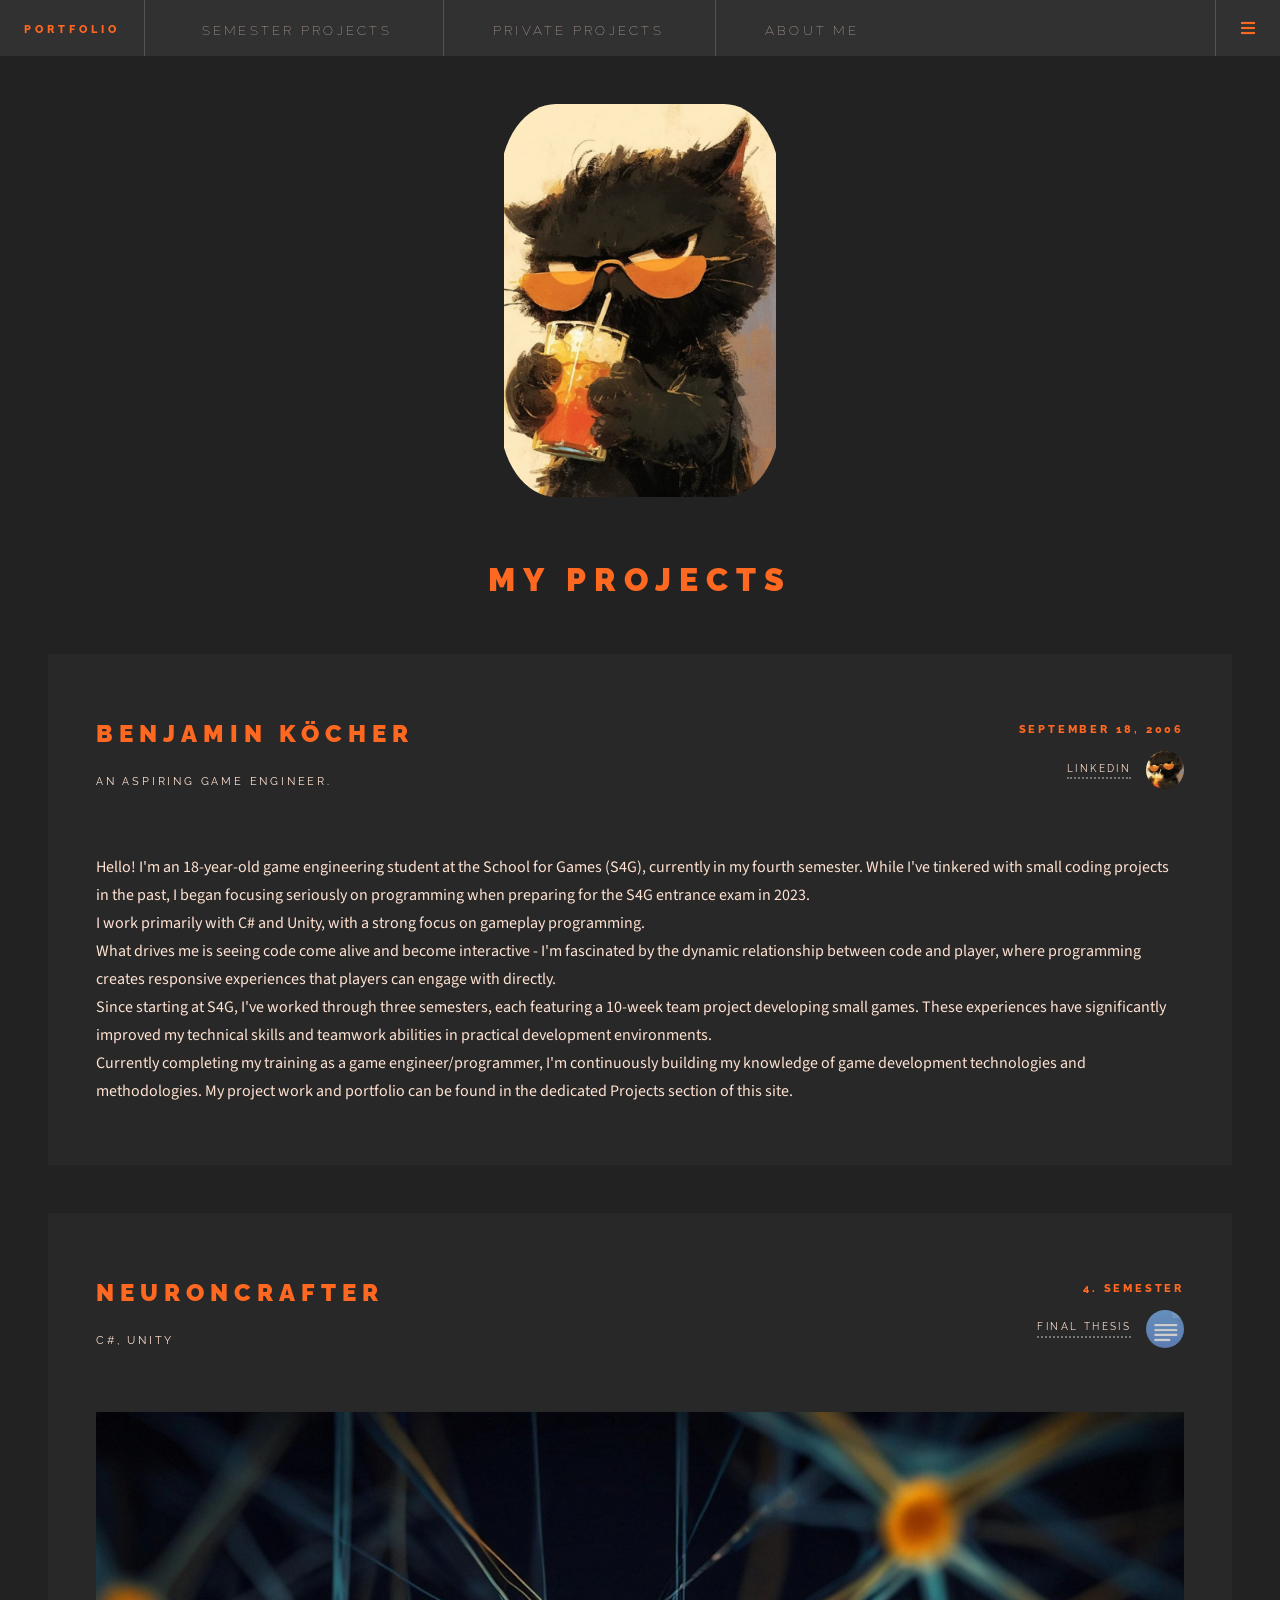
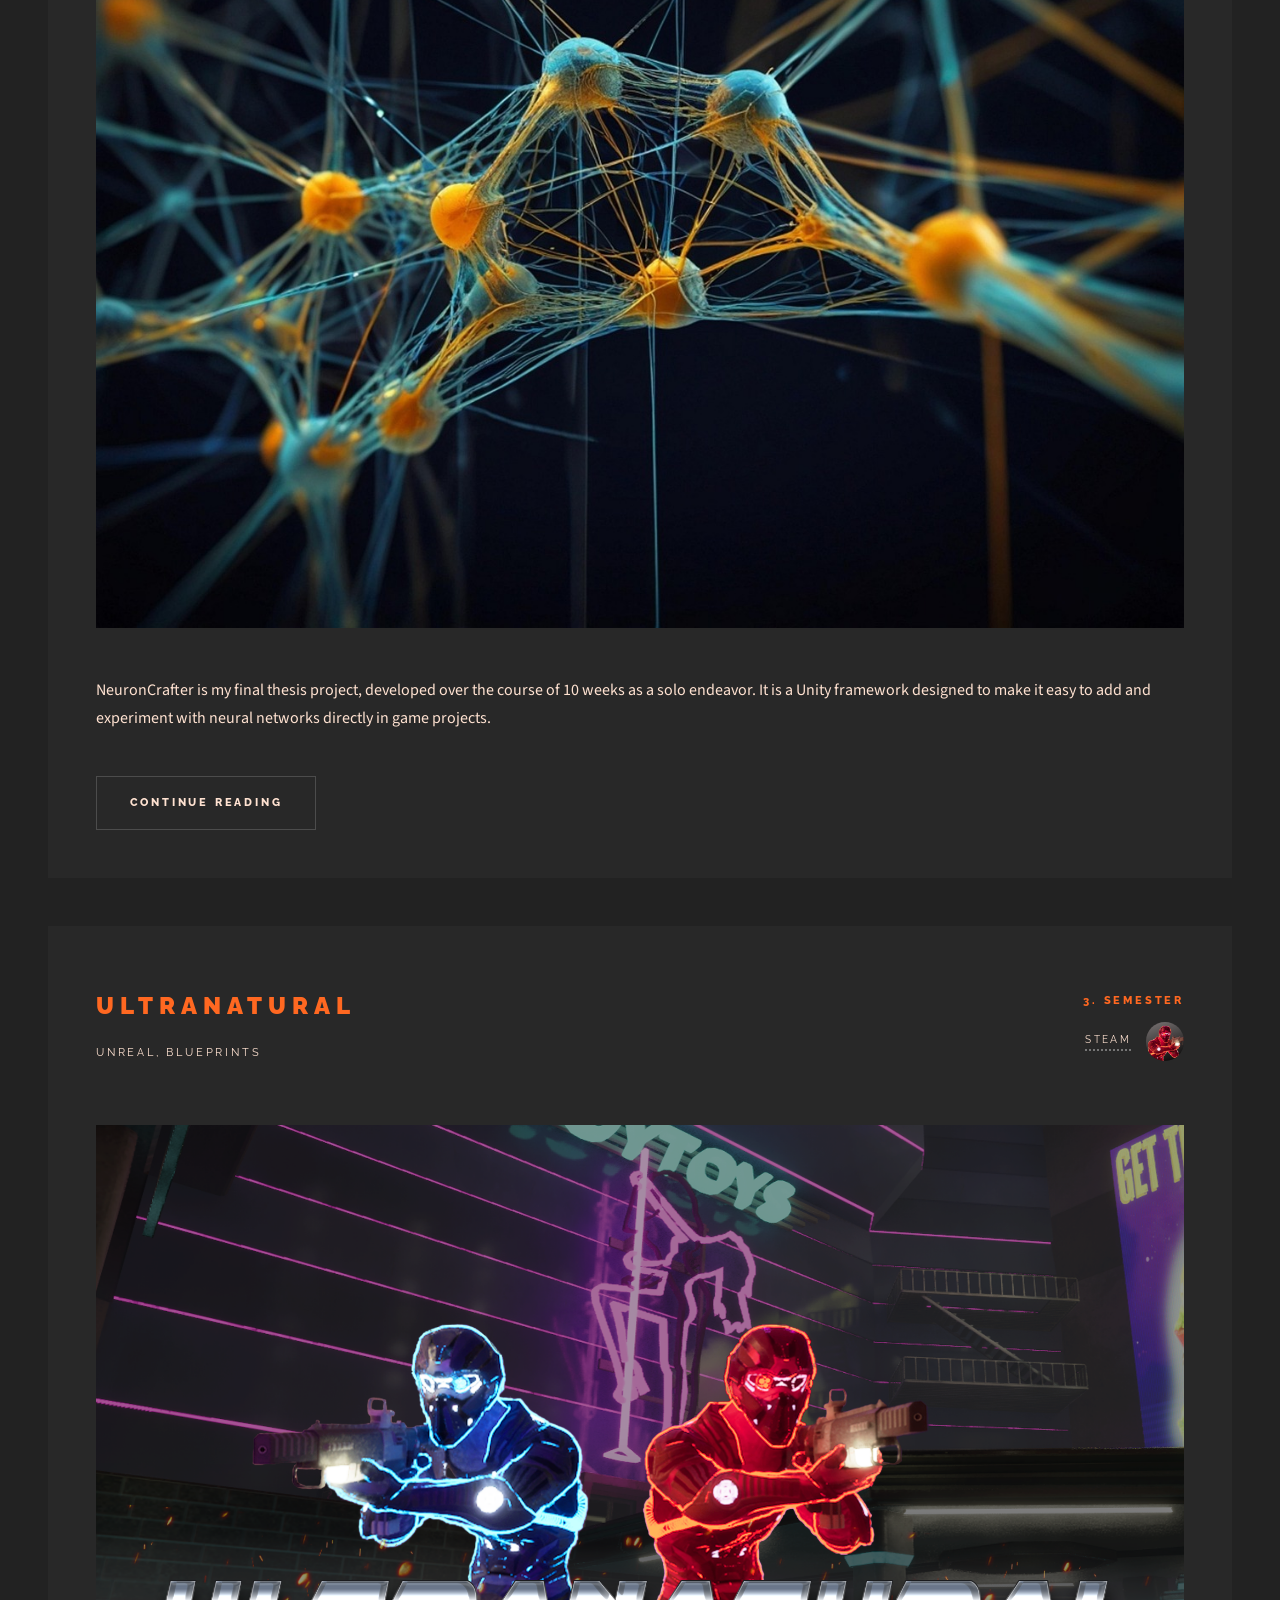
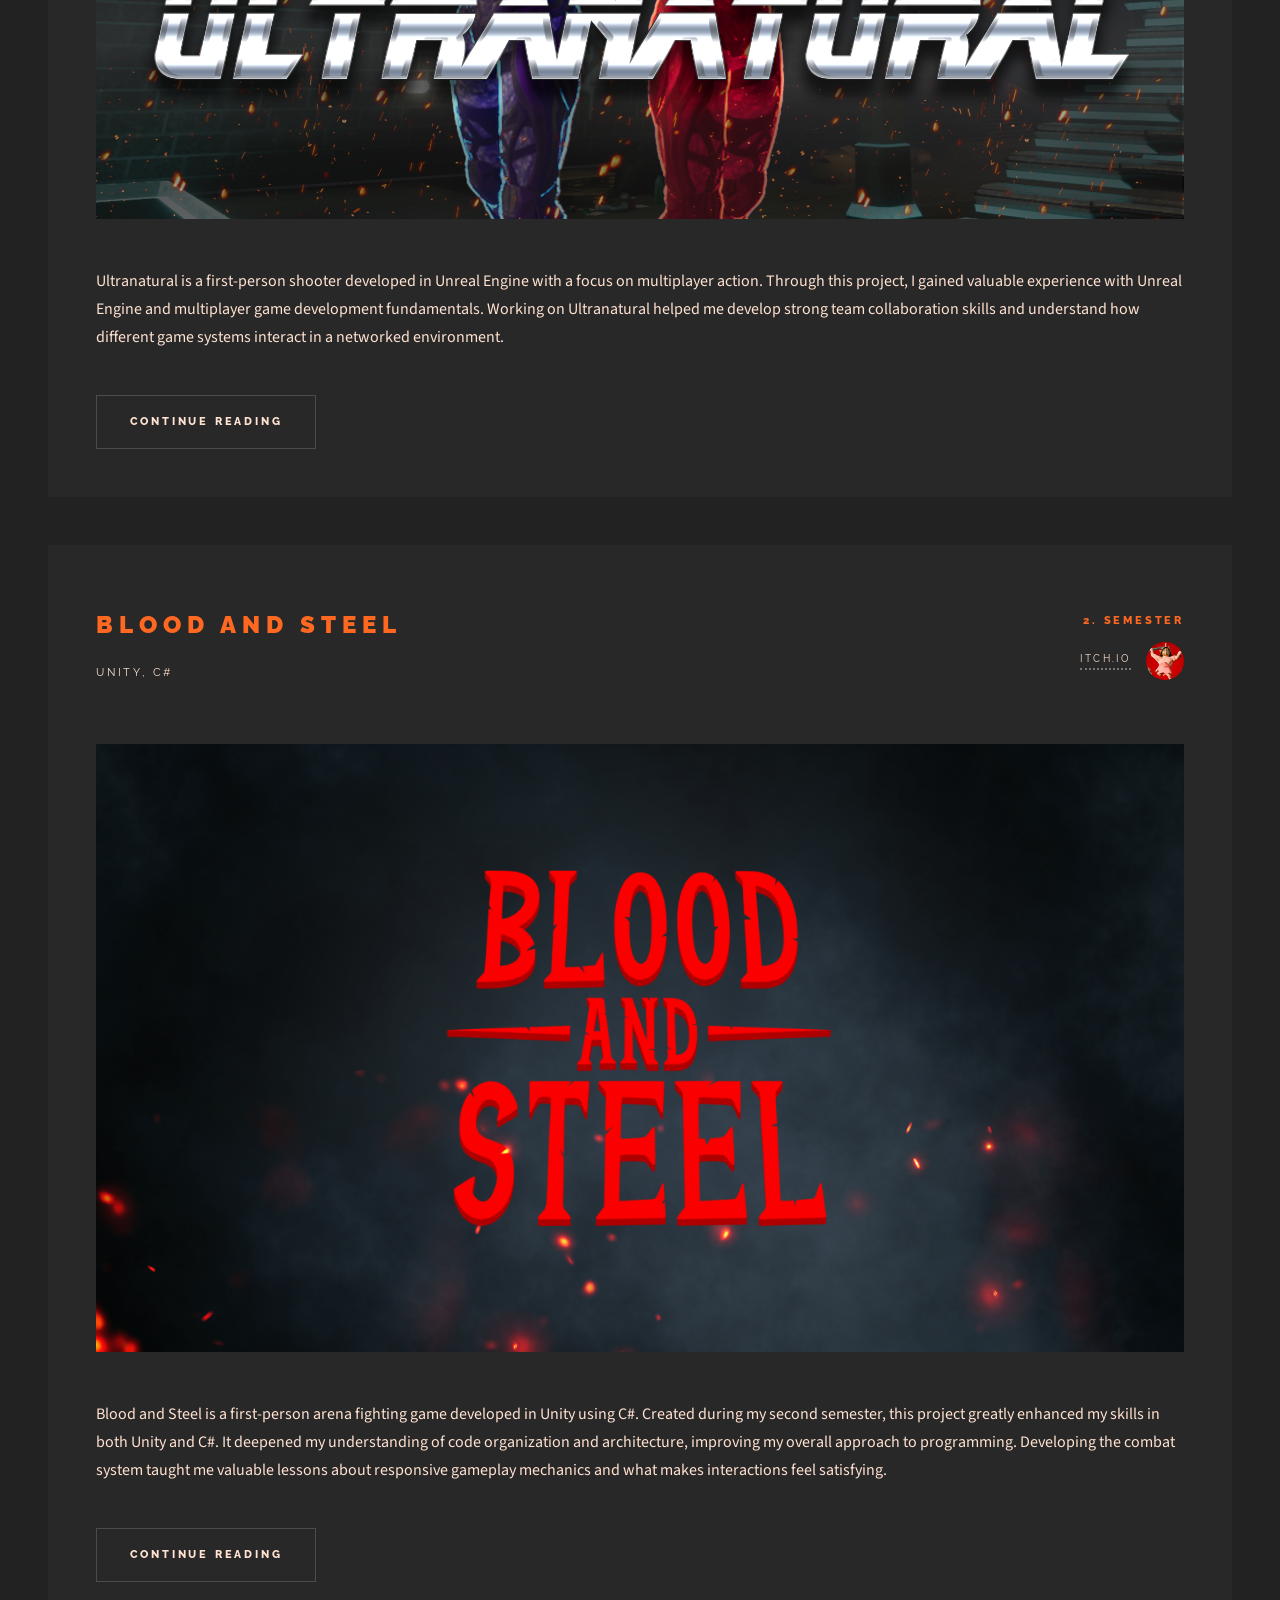
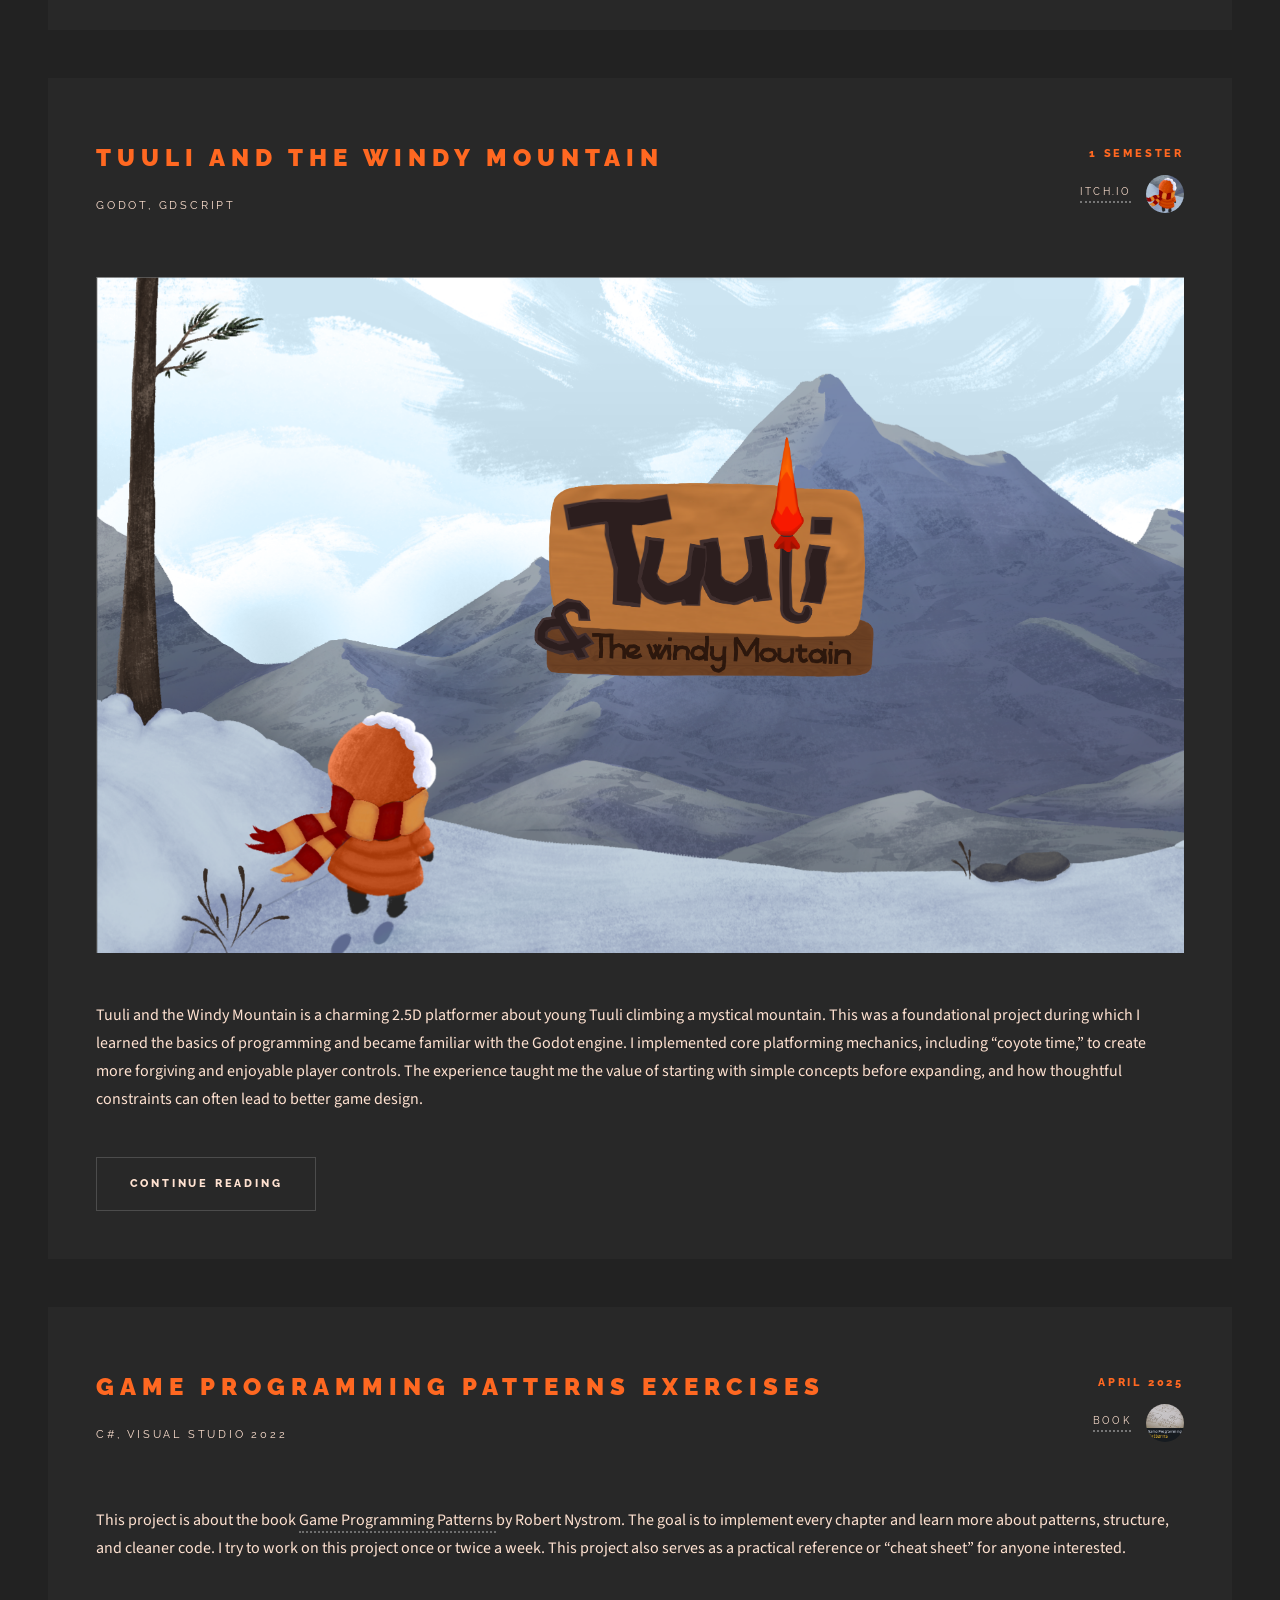
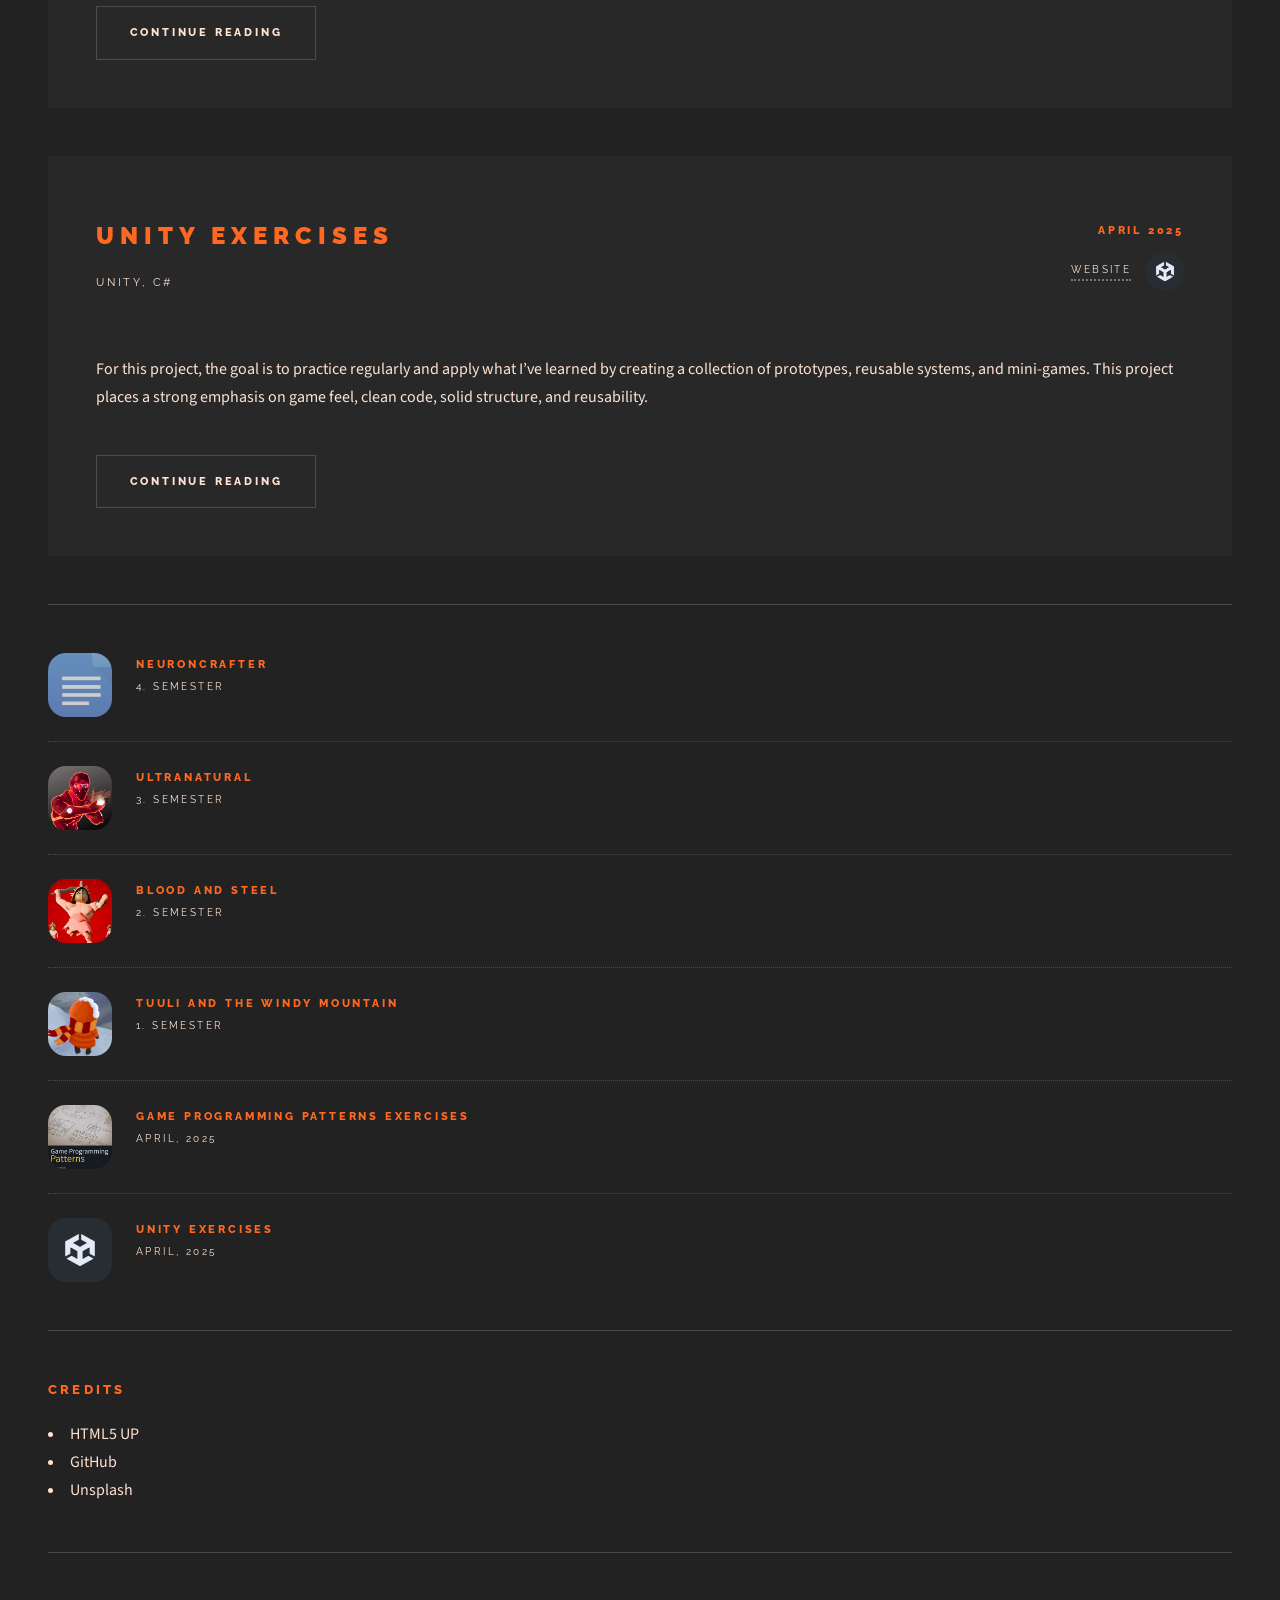
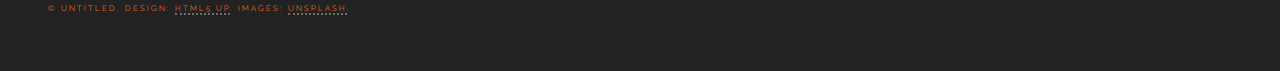
<file: index.html>
<!DOCTYPE HTML>
<!--
	Future Imperfect by HTML5 UP
	html5up.net | @ajlkn
	Free for personal and commercial use under the CCA 3.0 license (html5up.net/license)
-->
<html>

<head>
	<title>Benjamin Köcher Portfolio</title>
	<meta charset="utf-8" />
	<meta name="viewport" content="width=device-width, initial-scale=1, user-scalable=no" />
	<link rel="stylesheet" href="assets/css/main.css" />
	<link rel="icon" href="WebsiteIcon.png" type=" image/png"/>
</head>

<body class="is-preload">


	<!-- Wrapper -->
	<div id="wrapper">

		<!-- Header -->
		<header id="header">
			<h1><a href="index.html">Portfolio</a></h1>

			<nav class="links">
				<ul>
	
					<li class="dropdown">

						<button class="dropdown-button">semester projects</button>
						<div class="dropdown-content">
							<a href="TuuliAndTheWindyMountain.html">Tuuli And The Windy Mountain</a>
							<a href="BloodAndSteel.html">Blood And Steel</a>
							<a href="Ultranatural.html">Ultranatural</a>
							<a href="NeuronCrafter.html">NeuronCrafter</a>
						</div>
					</li>

					<li class="dropdown">

						<button class="dropdown-button">private projects</button>
						<div class="dropdown-content">
							<a href="GameProgrammingPatternsExercises.html">Game Programming Patterns Exercises</a>
							<a href="UnityExercises.html">Unity Exercises</a>
						</div>

					</li>
					<li class="dropdown">

						<button class="dropdown-button">About Me</button>
						<div class="dropdown-content">
							<a href="https://www.linkedin.com/in/benjamin-koecher-4913a52a2">LinkedIn</a>
							<a href="https://github.com/darkAssassine">GitHub</a>
						</div>

					</li>
					
				</ul>
				
			</nav>
			<nav class="main">
				<ul>
					<li class="menu">
						<a class="fa-bars" href="#menu">Menu</a>
					</li>
				</ul>
			</nav>
		</header>

		<!-- Menu -->
		<section id="menu">

			<!-- Links -->
				<section>
					<ul class="links">
						<li>							
								<h3>semester projects</h3>
								<a href="TuuliAndTheWindyMountain.html"><p>Tuuli And The Windy Mountain</p></a>
								<a href="BloodAndSteel.html"><p>Blood And Steel</p></a>
								<a href="Ultranatural.html"><p>Ultranatural</p></a>
								<a href="NeuronCrafter.html"><p>NeuronCrafter</p></a>
						</li>
						<li>
								<h3>private projects</h3>
								<a href="GameProgrammingPatternsExercises.html"><p>Game Programming Patterns Exercises</p></a>
								<a href="UnityExercises.html"><p>Unity Exercise</p></a>
						</li>
						<li>
								<h3>About Me</h3>
								<a href="https://www.linkedin.com/in/benjamin-koecher-4913a52a2"><p>LinkedIn</p></a>
								<a href="https://github.com/darkAssassine"><p>GitHub</p></a>
							</a>
						</li>
					</ul>
				</section>
		</section>

		<!-- Main -->
		<div id="main">

			<!-- Post -->
			<article class="post">
				<header>
					<div class="title">
						<h2>Benjamin Köcher</h2>
						<p>An aspiring Game Engineer.</p>
					</div>
					<div class="meta">
						<time class="published" datetime="2015-11-01">September 18, 2006</time>
						<a href="https://www.linkedin.com/in/benjamin-koecher-4913a52a2" class="author"><span class="name">LinkedIn</span><img
								src="images/ProfilePicture.jpg" alt="" /></a>
					</div>
				</header>
				<p>Hello! I'm an 18-year-old game engineering student at the School for Games (S4G), currently in my fourth semester. While I've tinkered with small coding projects in the past, I began focusing seriously on programming when preparing for the S4G entrance exam in 2023.<br>
					I work primarily with C# and Unity, with a strong focus on gameplay programming.<br> What drives me is seeing code come alive and become interactive - I'm fascinated by the dynamic relationship between code and player, where programming creates responsive experiences that players can engage with directly.
					<br>Since starting at S4G, I've worked through three semesters, each featuring a 10-week team project developing small games. These experiences have significantly improved my technical skills and teamwork abilities in practical development environments.
					<br>Currently completing my training as a game engineer/programmer, I'm continuously building my knowledge of game development technologies and methodologies. My project work and portfolio can be found in the dedicated Projects section of this site.</p><br>
			</article>

			<article class="post">
				<header>
					<div class="title">
						<h2><a href="NeuronCrafter.html">NeuronCrafter</a></h2>
						<p>c#, Unity</p>
					</div>
					<div class="meta">
						<time class="published" datetime="2015-10-22">4. Semester</time>
						<a href="https://docs.google.com/document/d/10GiGq7N2GH65nEjGTtr_wyfe5sMRYTkvi5lDowibVlM/edit?usp=sharing" class="author"><span class="name">final thesis</span><img
							src="images/GoogleDocsIcon.png" /></a>
					</div>
				</header>
				<a href="NeuronCrafter.html" class="image featured"><img src="images/NeuronCrafterBanner2.jpg" alt="" /></a>
				<p>NeuronCrafter is my final thesis project, developed over the course of 10 weeks as a solo endeavor. 
					It is a Unity framework designed to make it easy to add and experiment with neural networks directly in game projects.</p><br>
				<footer>
					<ul class="actions">
						<li><a href="NeuronCrafter.html" class="button large">Continue Reading</a></li>
					</ul>
				</footer>
			</article>

			<!-- Post -->
			<article class="post">
				<header>
					<div class="title">
						<h2><a href="Ultranatural.html">Ultranatural</a></h2>
						<p>Unreal, Blueprints</p>
					</div>
					<div class="meta">
						<time class="published" datetime="2015-10-25">3. Semester</time>
						<a href="https://store.steampowered.com/app/3484710/Ultranatural/" class="author"><span class="name">Steam</span><img
								src="images/UltranaturalIcon.png" alt="" /></a>
					</div>
				</header>
				<a href="Ultranatural.html" class="image featured"><img src="images/UltranaturalMain.png" alt="" /></a>
				<p>Ultranatural is a first-person shooter developed in Unreal Engine with a focus on multiplayer action.
					Through this project, I gained valuable experience with Unreal Engine and multiplayer game development fundamentals. 
					Working on Ultranatural helped me develop strong team collaboration skills and understand how different game systems interact in a networked environment.</p><br>
				<footer>
					<ul class="actions">
						<li><a href="Ultranatural.html" class="button large">Continue Reading</a></li>
					</ul>
				</footer>
			</article>

			<!-- Post -->
			<article class="post">
				<header>
					<div class="title">
						<h2><a href="BloodAndSteel.html">Blood And Steel</a></h2>
						<p>Unity, C#</p>
					</div>
					<div class="meta">
						<time class="published" datetime="2015-10-22">2. Semester</time>
						<a href="https://s4g.itch.io/blood-and-steel" class="author"><span class="name">Itch.io</span><img
								src="images/BloodAndSteelIcon.png" /></a>
					</div>
				</header>
				<a href="BloodAndSteel.html" class="image featured"><img src="images/BloodAndSteelMain.png" alt="" /></a>
				<p>Blood and Steel is a first-person arena fighting game developed in Unity using C#. Created during my second semester, 
					this project greatly enhanced my skills in both Unity and C#.
					It deepened my understanding of code organization and architecture, improving my overall approach to programming.
					Developing the combat system taught me valuable lessons about responsive gameplay mechanics and what makes interactions feel satisfying.</p><br>
				<footer>
					<ul class="actions">
						<li><a href="BloodAndSteel.html" class="button large">Continue Reading</a></li>
					</ul>
				</footer>
			</article>

			<!-- Post -->
			<article class="post">
				<header>
					<div class="title">
						<h2><a href="TuuliAndTheWindyMountain.html">Tuuli And The Windy Mountain</a></h2>
						<p>Godot, GDScript</p>
					</div>
					<div class="meta">
						<time class="published" datetime="2015-10-22">1 Semester</time>
						<a href="https://s4g.itch.io/tuuli-and-the-windy-mountain" class="author"><span class="name">Itch.io</span><img
								src="images/TuuliAndTheWindyMountainIcon.png" /></a>
					</div>
				</header>
				<a href="TuuliAndTheWindyMountain.html" class="image featured"><img src="images/TuuliAndTheWindyMountainMain.png"
						alt="" /></a>
				<p>Tuuli and the Windy Mountain is a charming 2.5D platformer about young Tuuli climbing a mystical mountain.
					This was a foundational project during which I learned the basics of programming and became familiar with the Godot engine.
					I implemented core platforming mechanics, including “coyote time,” to create more forgiving and enjoyable player controls.
					The experience taught me the value of starting with simple concepts before expanding, 
					and how thoughtful constraints can often lead to better game design.</p><br>
				<footer>
					<ul class="actions">
						<li><a href="TuuliAndTheWindyMountain.html" class="button large">Continue Reading</a></li>
					</ul>
				</footer>
			</article>

		

			<!-- Post -->
			<article class="post">
				<header>
					<div class="title">
						<h2><a href="GameProgrammingPatternsExercises.html">Game Programming Patterns Exercises</a></h2>
						<p>c#, Visual Studio 2022</p>
					</div>
					<div class="meta">
						<time class="published" datetime="2015-10-22">April 2025</time>
						<a href="https://gameprogrammingpatterns.com" class="author"><span class="name">Book</span><img
								src="images/GameProgrammingPatternsIcon.png" /></a>
					</div>
				</header>
				
				<p>This project is about the book <a href="https://gameprogrammingpatterns.com">Game Programming Patterns </a>by Robert Nystrom.
					The goal is to implement every chapter and learn more about patterns, structure, and cleaner code. I try to work on this project once or twice a week. 
					This project also serves as a practical reference or “cheat sheet” for anyone interested.</p><br>
				<footer>
					<ul class="actions">
						<li><a href="GameProgrammingPatternsExercises.html" class="button large">Continue Reading</a></li>
					</ul>
				</footer>
			</article>

			<article class="post">
				<header>
					<div class="title">
						<h2><a href="UnityExercises.html">Unity Exercises</a></h2>
						<p>Unity, c#</p>
					</div>
					<div class="meta">
						<time class="published" datetime="2015-10-22">April 2025</time>
						<a href="https://unity.com" class="author"><span class="name">Website</span><img
								src="images/UnityIcon.png" /></a>
					</div>
				</header>
				
				<p>For this project, the goal is to practice regularly and apply what I’ve learned by creating a collection of prototypes, reusable systems, and mini-games. 
					This project places a strong emphasis on game feel, clean code, solid structure, and reusability.</p><br>
				<footer>
					<ul class="actions">
						<li><a href="UnityExercises.html" class="button large">Continue Reading</a></li>
					</ul>
				</footer>
			</article>

			
<!--
			<article class="post">
				<header>
					<div class="title">
						<h2><a href="#">Elements</a></h2>
						<p>Lorem ipsum dolor amet nullam consequat etiam feugiat</p>
					</div>
					<div class="meta">
						<time class="published" datetime="2015-10-18">October 18, 2015</time>
						<a href="#" class="author"><span class="name">Jane Doe</span><img src="images/avatar.jpg"
								alt="" /></a>
					</div>
				</header>

				<section>
					<h3>Text</h3>
					<p>This is <b>bold</b> and this is <strong>strong</strong>. This is <i>italic</i> and this is
						<em>emphasized</em>.
						This is <sup>superscript</sup> text and this is <sub>subscript</sub> text.
						This is <u>underlined</u> and this is code: <code>for (;;) { ... }</code>. Finally, <a
							href="#">this is a link</a>.</p>
					<hr />
					<p>Nunc lacinia ante nunc ac lobortis. Interdum adipiscing gravida odio porttitor sem non mi integer
						non faucibus ornare mi ut ante amet placerat aliquet. Volutpat eu sed ante lacinia sapien lorem
						accumsan varius montes viverra nibh in adipiscing blandit tempus accumsan.</p>
					<hr />
					<h2>Heading Level 2</h2>
					<h3>Heading Level 3</h3>
					<h4>Heading Level 4</h4>
					<hr />
					<h4>Blockquote</h4>
					<blockquote>Fringilla nisl. Donec accumsan interdum nisi, quis tincidunt felis sagittis eget tempus
						euismod. Vestibulum ante ipsum primis in faucibus vestibulum. Blandit adipiscing eu felis
						iaculis volutpat ac adipiscing accumsan faucibus. Vestibulum ante ipsum primis in faucibus lorem
						ipsum dolor sit amet nullam adipiscing eu felis.</blockquote>
					<h4>Preformatted</h4>
					<pre><code>i = 0;

while (!deck.isInOrder()) {
  print 'Iteration ' + i;
  deck.shuffle();
  i++;
}

print 'It took ' + i + ' iterations to sort the deck.';</code></pre>
				</section>

				<section>
					<h3>Lists</h3>
					<div class="row">
						<div class="col-6 col-12-medium">
							<h4>Unordered</h4>
							<ul>
								<li>Dolor pulvinar etiam.</li>
								<li>Sagittis adipiscing.</li>
								<li>Felis enim feugiat.</li>
							</ul>
							<h4>Alternate</h4>
							<ul class="alt">
								<li>Dolor pulvinar etiam.</li>
								<li>Sagittis adipiscing.</li>
								<li>Felis enim feugiat.</li>
							</ul>
						</div>
						<div class="col-6 col-12-medium">
							<h4>Ordered</h4>
							<ol>
								<li>Dolor pulvinar etiam.</li>
								<li>Etiam vel felis viverra.</li>
								<li>Felis enim feugiat.</li>
								<li>Dolor pulvinar etiam.</li>
								<li>Etiam vel felis lorem.</li>
								<li>Felis enim et feugiat.</li>
							</ol>
							<h4>Icons</h4>
							<ul class="icons">
								<li><a href="#" class="icon brands fa-twitter"><span class="label">Twitter</span></a>
								</li>
								<li><a href="#" class="icon brands fa-facebook-f"><span
											class="label">Facebook</span></a></li>
								<li><a href="#" class="icon brands fa-instagram"><span
											class="label">Instagram</span></a></li>
								<li><a href="#" class="icon brands fa-github"><span class="label">Github</span></a></li>
							</ul>
						</div>
					</div>
					<h3>Actions</h3>
					<div class="row">
						<div class="col-6 col-12-medium">
							<ul class="actions">
								<li><a href="#" class="button">Default</a></li>
								<li><a href="#" class="button">Default</a></li>
								<li><a href="#" class="button">Default</a></li>
							</ul>
							<ul class="actions small">
								<li><a href="#" class="button small">Small</a></li>
								<li><a href="#" class="button small">Small</a></li>
								<li><a href="#" class="button small">Small</a></li>
							</ul>
							<ul class="actions stacked">
								<li><a href="#" class="button">Default</a></li>
								<li><a href="#" class="button">Default</a></li>
								<li><a href="#" class="button">Default</a></li>
							</ul>
							<ul class="actions stacked">
								<li><a href="#" class="button small">Small</a></li>
								<li><a href="#" class="button small">Small</a></li>
								<li><a href="#" class="button small">Small</a></li>
							</ul>
						</div>
						<div class="col-6 col-12-medium">
							<ul class="actions stacked">
								<li><a href="#" class="button fit">Default</a></li>
								<li><a href="#" class="button fit">Default</a></li>
							</ul>
							<ul class="actions stacked">
								<li><a href="#" class="button small fit">Small</a></li>
								<li><a href="#" class="button small fit">Small</a></li>
							</ul>
						</div>
					</div>
				</section>

				<section>
					<h3>Table</h3>
					<h4>Default</h4>
					<div class="table-wrapper">
						<table>
							<thead>
								<tr>
									<th>Name</th>
									<th>Description</th>
									<th>Price</th>
								</tr>
							</thead>
							<tbody>
								<tr>
									<td>Item One</td>
									<td>Ante turpis integer aliquet porttitor.</td>
									<td>29.99</td>
								</tr>
								<tr>
									<td>Item Two</td>
									<td>Vis ac commodo adipiscing arcu aliquet.</td>
									<td>19.99</td>
								</tr>
								<tr>
									<td>Item Three</td>
									<td> Morbi faucibus arcu accumsan lorem.</td>
									<td>29.99</td>
								</tr>
								<tr>
									<td>Item Four</td>
									<td>Vitae integer tempus condimentum.</td>
									<td>19.99</td>
								</tr>
								<tr>
									<td>Item Five</td>
									<td>Ante turpis integer aliquet porttitor.</td>
									<td>29.99</td>
								</tr>
							</tbody>
							<tfoot>
								<tr>
									<td colspan="2"></td>
									<td>100.00</td>
								</tr>
							</tfoot>
						</table>
					</div>

					<h4>Alternate</h4>
					<div class="table-wrapper">
						<table class="alt">
							<thead>
								<tr>
									<th>Name</th>
									<th>Description</th>
									<th>Price</th>
								</tr>
							</thead>
							<tbody>
								<tr>
									<td>Item One</td>
									<td>Ante turpis integer aliquet porttitor.</td>
									<td>29.99</td>
								</tr>
								<tr>
									<td>Item Two</td>
									<td>Vis ac commodo adipiscing arcu aliquet.</td>
									<td>19.99</td>
								</tr>
								<tr>
									<td>Item Three</td>
									<td> Morbi faucibus arcu accumsan lorem.</td>
									<td>29.99</td>
								</tr>
								<tr>
									<td>Item Four</td>
									<td>Vitae integer tempus condimentum.</td>
									<td>19.99</td>
								</tr>
								<tr>
									<td>Item Five</td>
									<td>Ante turpis integer aliquet porttitor.</td>
									<td>29.99</td>
								</tr>
							</tbody>
							<tfoot>
								<tr>
									<td colspan="2"></td>
									<td>100.00</td>
								</tr>
							</tfoot>
						</table>
					</div>
				</section>

				<section>
					<h3>Buttons</h3>
					<ul class="actions">
						<li><a href="#" class="button large">Large</a></li>
						<li><a href="#" class="button">Default</a></li>
						<li><a href="#" class="button small">Small</a></li>
					</ul>
					<ul class="actions fit">
						<li><a href="#" class="button fit">Fit</a></li>
						<li><a href="#" class="button fit">Fit</a></li>
						<li><a href="#" class="button fit">Fit</a></li>
					</ul>
					<ul class="actions fit small">
						<li><a href="#" class="button fit small">Fit + Small</a></li>
						<li><a href="#" class="button fit small">Fit + Small</a></li>
						<li><a href="#" class="button fit small">Fit + Small</a></li>
					</ul>
					<ul class="actions">
						<li><a href="#" class="button icon solid fa-download">Icon</a></li>
						<li><a href="#" class="button icon solid fa-upload">Icon</a></li>
						<li><a href="#" class="button icon solid fa-save">Icon</a></li>
					</ul>
					<ul class="actions">
						<li><span class="button disabled">Disabled</span></li>
						<li><span class="button disabled icon solid fa-download">Disabled</span></li>
					</ul>
				</section>

				<section>
					<h3>Form</h3>
					<form method="post" action="#">
						<div class="row gtr-uniform">
							<div class="col-6 col-12-xsmall">
								<input type="text" name="demo-name" id="demo-name" value="" placeholder="Name" />
							</div>
							<div class="col-6 col-12-xsmall">
								<input type="email" name="demo-email" id="demo-email" value="" placeholder="Email" />
							</div>
							<div class="col-12">
								<select name="demo-category" id="demo-category">
									<option value="">- Category -</option>
									<option value="1">Manufacturing</option>
									<option value="1">Shipping</option>
									<option value="1">Administration</option>
									<option value="1">Human Resources</option>
								</select>
							</div>
							<div class="col-4 col-12-small">
								<input type="radio" id="demo-priority-low" name="demo-priority" checked>
								<label for="demo-priority-low">Low</label>
							</div>
							<div class="col-4 col-12-small">
								<input type="radio" id="demo-priority-normal" name="demo-priority">
								<label for="demo-priority-normal">Normal</label>
							</div>
							<div class="col-4 col-12-small">
								<input type="radio" id="demo-priority-high" name="demo-priority">
								<label for="demo-priority-high">High</label>
							</div>
							<div class="col-6 col-12-small">
								<input type="checkbox" id="demo-copy" name="demo-copy">
								<label for="demo-copy">Email me a copy</label>
							</div>
							<div class="col-6 col-12-small">
								<input type="checkbox" id="demo-human" name="demo-human" checked>
								<label for="demo-human">Not a robot</label>
							</div>
							<div class="col-12">
								<textarea name="demo-message" id="demo-message" placeholder="Enter your message"
									rows="6"></textarea>
							</div>
							<div class="col-12">
								<ul class="actions">
									<li><input type="submit" value="Send Message" /></li>
									<li><input type="reset" value="Reset" /></li>
								</ul>
							</div>
						</div>
					</form>
				</section>

				<section>
					<h3>Image</h3>
					<h4>Fit</h4>
					<div class="box alt">
						<div class="row gtr-uniform">
							<div class="col-12"><span class="image fit"><img src="images/pic02.jpg" alt="" /></span>
							</div>
							<div class="col-4"><span class="image fit"><img src="images/pic04.jpg" alt="" /></span>
							</div>
							<div class="col-4"><span class="image fit"><img src="images/pic05.jpg" alt="" /></span>
							</div>
							<div class="col-4"><span class="image fit"><img src="images/pic06.jpg" alt="" /></span>
							</div>
							<div class="col-4"><span class="image fit"><img src="images/pic06.jpg" alt="" /></span>
							</div>
							<div class="col-4"><span class="image fit"><img src="images/pic04.jpg" alt="" /></span>
							</div>
							<div class="col-4"><span class="image fit"><img src="images/pic05.jpg" alt="" /></span>
							</div>
							<div class="col-4"><span class="image fit"><img src="images/pic05.jpg" alt="" /></span>
							</div>
							<div class="col-4"><span class="image fit"><img src="images/pic06.jpg" alt="" /></span>
							</div>
							<div class="col-4"><span class="image fit"><img src="images/pic04.jpg" alt="" /></span>
							</div>
						</div>
					</div>
					<h4>Left &amp; Right</h4>
					<p><span class="image left"><img src="images/pic07.jpg" alt="" /></span>Fringilla nisl. Donec
						accumsan interdum nisi, quis tincidunt felis sagittis eget. tempus euismod. Vestibulum ante
						ipsum primis in faucibus vestibulum. Blandit adipiscing eu felis iaculis volutpat ac adipiscing
						accumsan eu faucibus. Integer ac pellentesque praesent tincidunt felis sagittis eget. tempus
						euismod. Vestibulum ante ipsum primis in faucibus vestibulum. Blandit adipiscing eu felis
						iaculis volutpat ac adipiscing accumsan eu faucibus. Integer ac pellentesque praesent. Donec
						accumsan interdum nisi, quis tincidunt felis sagittis eget. tempus euismod. Vestibulum ante
						ipsum primis in faucibus vestibulum. Blandit adipiscing eu felis iaculis volutpat ac adipiscing
						accumsan eu faucibus. Integer ac pellentesque praesent tincidunt felis sagittis eget. tempus
						euismod. Vestibulum ante ipsum primis in faucibus vestibulum. Blandit adipiscing eu felis
						iaculis volutpat ac adipiscing accumsan eu faucibus. Integer ac pellentesque praesent. Blandit
						adipiscing eu felis iaculis volutpat ac adipiscing accumsan eu faucibus. Integer ac pellentesque
						praesent tincidunt felis sagittis eget. tempus euismod. Vestibulum ante ipsum primis in faucibus
						vestibulum. Blandit adipiscing eu felis iaculis volutpat ac adipiscing accumsan eu faucibus.
						Integer ac pellentesque praesent.</p>
					<p><span class="image right"><img src="images/pic04.jpg" alt="" /></span>Fringilla nisl. Donec
						accumsan interdum nisi, quis tincidunt felis sagittis eget. tempus euismod. Vestibulum ante
						ipsum primis in faucibus vestibulum. Blandit adipiscing eu felis iaculis volutpat ac adipiscing
						accumsan eu faucibus. Integer ac pellentesque praesent tincidunt felis sagittis eget. tempus
						euismod. Vestibulum ante ipsum primis in faucibus vestibulum. Blandit adipiscing eu felis
						iaculis volutpat ac adipiscing accumsan eu faucibus. Integer ac pellentesque praesent. Donec
						accumsan interdum nisi, quis tincidunt felis sagittis eget. tempus euismod. Vestibulum ante
						ipsum primis in faucibus vestibulum. Blandit adipiscing eu felis iaculis volutpat ac adipiscing
						accumsan eu faucibus. Integer ac pellentesque praesent tincidunt felis sagittis eget. tempus
						euismod. Vestibulum ante ipsum primis in faucibus vestibulum. Blandit adipiscing eu felis
						iaculis volutpat ac adipiscing accumsan eu faucibus. Integer ac pellentesque praesent. Blandit
						adipiscing eu felis iaculis volutpat ac adipiscing accumsan eu faucibus. Integer ac pellentesque
						praesent tincidunt felis sagittis eget. tempus euismod. Vestibulum ante ipsum primis in faucibus
						vestibulum. Blandit adipiscing eu felis iaculis volutpat ac adipiscing accumsan eu faucibus.
						Integer ac pellentesque praesent.</p>
				</section>

			</article>
			-->
		</div>

	

		<!-- Sidebar -->
		<section id="sidebar">

			<!-- Intro -->
			<section id="intro">
				<a href="https://www.linkedin.com/in/benjamin-koecher-4913a52a2" class="logo"><img src="images/ProfilePicture.jpg" alt="" /></a>
				<header>
					<h2>My Projects</h2>
				</header>
			</section>

			<!-- Posts List -->
			<section>
				<ul class="posts">
					<li>
						<article>
							<header>
								<h3><a href="NeuronCrafter.html">NeuronCrafter</a></h3>
								<time class="published" datetime="2015-10-06">4. Semester</time>
							</header>
							<a href="NeuronCrafter.html" class="image"><img src="images/GoogleDocsIcon.png" alt="" /></a>
						</article>
					</li>
					<li>
						<article>
							<header>
								<h3><a href="Ultranatural.html">Ultranatural</a></h3>
								<time class="published" datetime="2015-10-20">3. Semester</time>
							</header>
							<a href="Ultranatural.html" class="image"><img src="images/UltranaturalIcon.png" alt="" /></a>
						</article>
					</li>
					<li>
						<article>
							<header>
								<h3><a href="BloodAndSteel.html">Blood And Steel</a></h3>
								<time class="published" datetime="2015-10-15">2. Semester</time>
							</header>
							<a href="BloodAndSteel.html" class="image"><img src="images/BloodAndSteelIcon.png" alt="" /></a>
						</article>
					</li>
					<li>
						<article>
							<header>
								<h3><a href="TuuliAndTheWindyMountain.html">Tuuli And The Windy Mountain</a></h3>
								<time class="published" datetime="2015-10-10">1. Semester</time>
							</header>
							<a href="TuuliAndTheWindyMountain.html" class="image"><img src="images/TuuliAndTheWindyMountainIcon.png" alt="" /></a>
						</article>
					</li>
					
					<li>
						<article>
							<header>
								<h3><a href="GameProgrammingPatternsExercises.html">Game Programming Patterns Exercises</a></h3>
								<time class="published" datetime="2015-10-06">April, 2025</time>
							</header>
							<a href="GameProgrammingPatternsExercises.html" class="image"><img src="images/GameProgrammingPatternsIcon.png" alt="" /></a>
						</article>
					</li>
					<li>
						<article>
							<header>
								<h3><a href="UnityExercises.html">Unity Exercises</a></h3>
								<time class="published" datetime="2015-10-08">April, 2025</time>
							</header>
							<a href="UnityExercises.html" class="image"><img src="images/UnityIcon.png" alt="" /></a>
						</article>
					</li>
					
				</ul>
			</section>

			<!-- About -->
			<section class="blurb">
				<h2>Credits</h2>
				<li>HTML5 UP</li>
				<li>GitHub</li>
				<Li>Unsplash</Li>
			</section>

			<!-- Footer -->
			<section id="footer">
				
				<p class="copyright">&copy; Untitled. Design: <a href="http://html5up.net">HTML5 UP</a>. Images: <a
						href="http://unsplash.com">Unsplash</a>.</p>
			</section>

		</section>

	</div>

	<!-- Scripts -->
	<script src="assets/js/jquery.min.js"></script>
	<script src="assets/js/browser.min.js"></script>
	<script src="assets/js/breakpoints.min.js"></script>
	<script src="assets/js/util.js"></script>
	<script src="assets/js/main.js"></script>

</body>

</html>
</file>
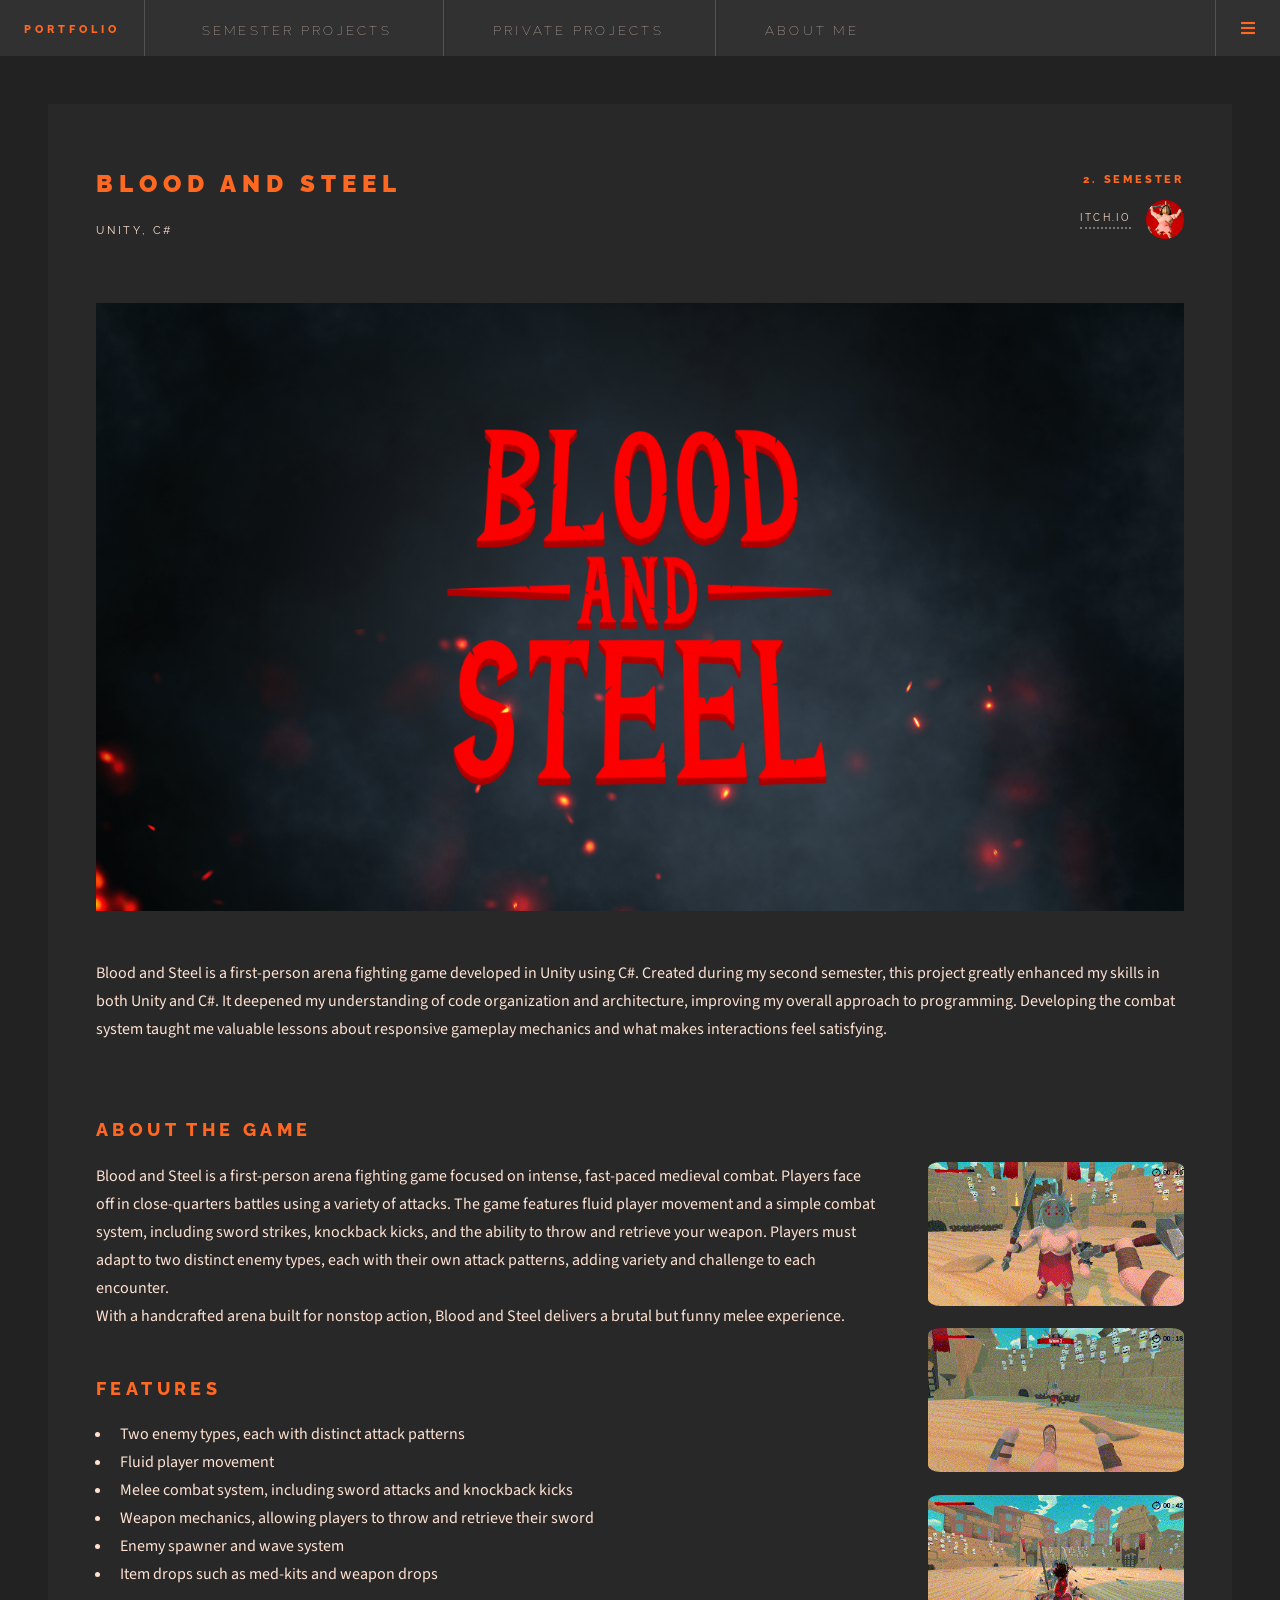
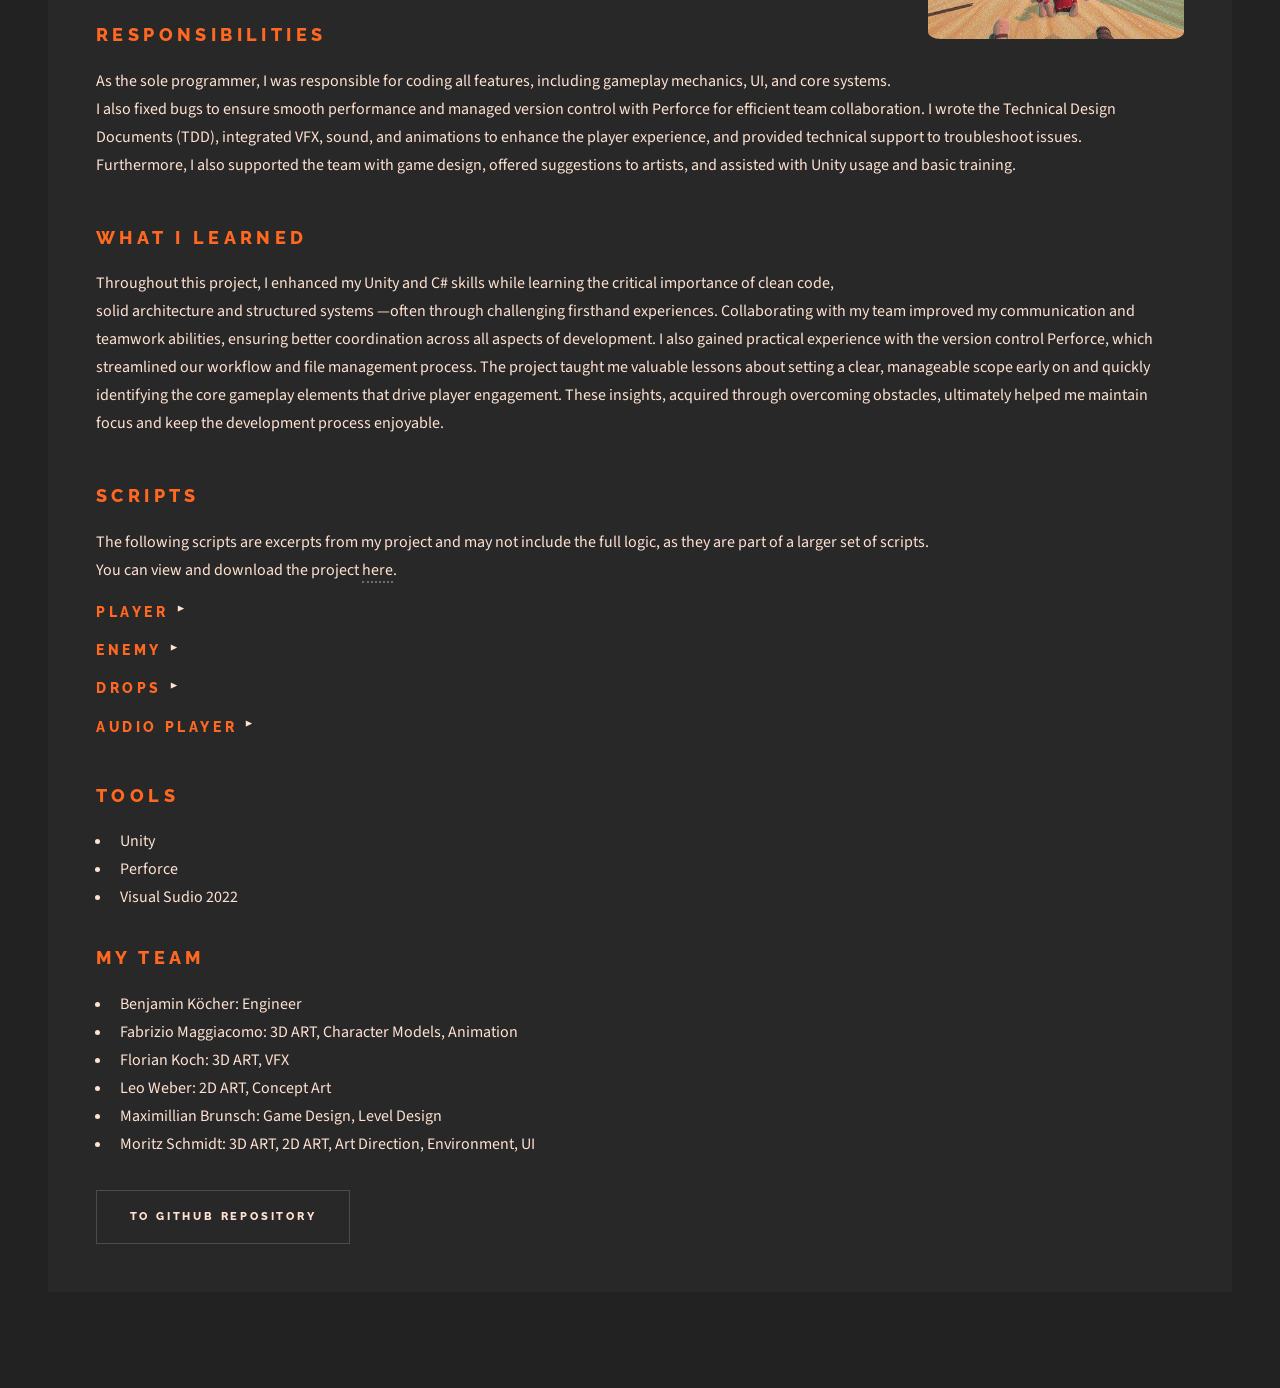
<file: BloodAndSteel.html>
<!DOCTYPE HTML>
<!--
	Future Imperfect by HTML5 UP
	html5up.net | @ajlkn
	Free for personal and commercial use under the CCA 3.0 license (html5up.net/license)
-->
<html>

<head>
	<title>Blood And Steel</title>
	<meta charset="utf-8" />
	<meta name="viewport" content="width=device-width, initial-scale=1, user-scalable=no" />
	<link rel="stylesheet" href="assets/css/main.css" />
	<link rel="icon" type=" image/png" href="WebsiteIcon.png" />
</head>

<body class="is-preload">


	<!-- Wrapper -->
	<div id="wrapper">

		<!-- Header -->
		<header id="header">
			<h1><a href="index.html">Portfolio</a></h1>

			<nav class="links">
				<ul>
	
					<li class="dropdown">

						<button class="dropdown-button">semester projects</button>
						<div class="dropdown-content">
							<a href="TuuliAndTheWindyMountain.html">Tuuli And The Windy Mountain</a>
							<a href="BloodAndSteel.html">Blood And Steel</a>
							<a href="Ultranatural.html">Ultranatural</a>
							<a href="NeuronCrafter.html">NeuronCrafter</a>
						</div>
					</li>

					<li class="dropdown">

						<button class="dropdown-button">private projects</button>
						<div class="dropdown-content">
							<a href="GameProgrammingPatternsExercises.html">Game Programming Patterns Exercises</a>
							<a href="UnityExercises.html">Unity Exercises</a>
						</div>

					</li>
					<li class="dropdown">

						<button class="dropdown-button">About Me</button>
						<div class="dropdown-content">
							<a href="https://www.linkedin.com/in/benjamin-koecher-4913a52a2">LinkedIn</a>
							<a href="https://github.com/darkAssassine">GitHub</a>
						</div>

					</li>
					
				</ul>
				
			</nav>
			<nav class="main">
				<ul>
					<li class="menu">
						<a class="fa-bars" href="#menu">Menu</a>
					</li>
				</ul>
			</nav>
		</header>

		<!-- Menu -->
		<section id="menu">

			<!-- Links -->
				<section>
					<ul class="links">
						<li>							
								<h3>semester projects</h3>
								<a href="TuuliAndTheWindyMountain.html"><p>Tuuli And The Windy Mountain</p></a>
								<a href="BloodAndSteel.html"><p>Blood And Steel</p></a>
								<a href="Ultranatural.html"><p>Ultranatural</p></a>
								<a href="NeuronCrafter.html"><p>NeuronCrafter</p></a>
						</li>
						<li>
								<h3>private projects</h3>
								<a href="GameProgrammingPatternsExercises.html"><p>Game Programming Patterns Exercises</p></a>
								<a href="UnityExercises.html"><p>Unity Exercise</p></a>
						</li>
						<li>
								<h3>About Me</h3>
								<a href="https://www.linkedin.com/in/benjamin-koecher-4913a52a2"><p>LinkedIn</p></a>
								<a href="https://github.com/darkAssassine"><p>GitHub</p></a>
							</a>
						</li>
					</ul>
				</section>
		</section>

		<!-- Main -->
		<div id="main">

			<!-- Post -->
			<article class="post">
				<header>
					<div class="title">
						<h2><a href="https://s4g.itch.io/blood-and-steel">Blood And Steel</a></h2>
						<p>Unity, C#</p>
					</div>
					<div class="meta">
						<time class="published" datetime="2015-10-22">2. Semester</time>
						<a href="https://s4g.itch.io/blood-and-steel" class="author"><span class="name">Itch.io</span><img
								src="images/BloodAndSteelIcon.png" /></a>
					</div>
				</header>
	
				<a href="https://s4g.itch.io/blood-and-steel" class="image featured"><img src="images/BloodAndSteelMain.png" alt="" /></a>
				<p>Blood and Steel is a first-person arena fighting game developed in Unity using C#. Created during my second semester, 
					this project greatly enhanced my skills in both Unity and C#.
					It deepened my understanding of code organization and architecture, improving my overall approach to programming.
					Developing the combat system taught me valuable lessons about responsive gameplay mechanics and what makes interactions feel satisfying.
				</p>
				<br>
				<br>

			
					<h2>About the Game</h2>
						<div class="gif-column">
					<img src="images/BloodAndSteel0.gif" alt="GIF 1">
					<img src="images/BloodAndSteel1.gif" alt="GIF 2">
					<img src="images/BloodAndSteel2.gif" alt="GIF 3">
				  </div>
					<!--<span class="image right"><img src="images/BloodAndSteel0.gif" alt="" /></span>-->
				<p>
					Blood and Steel is a first-person arena fighting game focused on intense, fast-paced medieval combat. 
					Players face off in close-quarters battles using a variety of attacks. 
					The game features fluid player movement and a simple combat system, including sword strikes, knockback kicks, 
					and the ability to throw and retrieve your weapon. Players must adapt to two distinct enemy types, each with their own attack patterns, 
					adding variety and challenge to each encounter. <br>
					With a handcrafted arena built for nonstop action, 
					Blood and Steel delivers a brutal but funny melee experience.
				</p>
			
				<br>

				<h2>Features</h2>
				<ul>
					<li>Two enemy types, each with distinct attack patterns</li>
					<!--<span class="image right"><img src="images/BloodAndSteel1.gif" alt="" /></span>-->
					<li>Fluid player movement</li>
					<li>Melee combat system, including sword attacks and knockback kicks</li>
					<li>Weapon mechanics, allowing players to throw and retrieve their sword</li>
					<li>Enemy spawner and wave system</li>
					<li>Item drops such as med-kits and weapon drops</li>
				</ul>
				
			

				<h2>Responsibilities</h2>
					
				<p>As the sole programmer, I was responsible for coding all features, 
					including gameplay mechanics, UI, and core systems.<br> 
					I also fixed bugs to ensure smooth performance and managed version control with Perforce for efficient team collaboration. 
					I wrote the Technical Design Documents (TDD), integrated VFX, sound, and animations to enhance the player experience, 
					and provided technical support to troubleshoot issues.
					<br>Furthermore, I also supported the team with game design, offered suggestions to artists, 
					and assisted with Unity usage and basic training.</p>
						<br>
			

				<h2>What I learned</h2>
				<p>Throughout this project, I enhanced my Unity and C# skills while learning the critical importance of clean code, <br>
					solid architecture and structured systems —often through challenging firsthand experiences. 
					Collaborating with my team improved my communication and teamwork abilities, 
					ensuring better coordination across all aspects of development. I also gained practical experience with the version control Perforce, 
					which streamlined our workflow and file management process. The project taught me valuable lessons about setting a clear, 
					manageable scope early on and quickly identifying the core gameplay elements that drive player engagement. 
					These insights, acquired through overcoming obstacles, ultimately helped me maintain focus and keep the development process enjoyable.</p>
					<br>
					
				<h2>Scripts</h2>
				<p>The following scripts are excerpts from my project and may not include the full logic, as they are part of a larger set of scripts. 
					<br>You can view and download the project <a href="https://github.com/darkAssassine/BloodAndSteel">here</a>.</p>
				<details><summary><h3>Player</h3><span class = "arrow">▶</span></summary>
					<pre><code>using UnityEngine;

[RequireComponent(typeof(Health))]
public class Player : MonoBehaviour
{
	public static Vector3 LookDirection { get; private set; }
	public static Vector3 Direction { get; private set; }
	public static Vector3 Position { get; private set; }

	[SerializeField]
	private AnimationCurve ScreenshakeCurve;

	[SerializeField]
	private Transform camLock;

	[SerializeField]
	private Animator animator;

	private Health health;

	private void Awake()
	{
		health = GetComponent<Health>();
	}

	private void OnEnable()
	{
		health.OnDeath += PlayerDied;
		health.OnHit += Screenshake;
		health.OnHit += BloodyScreen;
	}

	private void OnDisable()
	{
		health.OnDeath -= PlayerDied;
		health.OnHit -= Screenshake;
		health.OnHit -= BloodyScreen;
	}

	private void FixedUpdate()
	{
		Direction = transform.forward;
		Position = transform.position;
		LookDirection = camLock.forward;
	}

	private void PlayerDied()
	{
		GameEvents.Instance.PlayerDied.Invoke();
	}

	private void Screenshake()
	{
		GameEvents.Instance.Screenshake.Invoke(ScreenshakeCurve);
	}

	private void BloodyScreen()
	{
		animator.Play("bloody_screen");
	}
}</code></pre></details>

				<details><summary><h3>Enemy</h3><span class = "arrow">▶</span></summary>
				<pre><code>using UnityEngine;

[RequireComponent(typeof(Health))]
public class Enemy : MonoBehaviour
{
    [SerializeField]
    protected Animator animator;

    [SerializeField]
    private GameObject healthDrop;

    [SerializeField]
    private float weaponDropChange = 0.5f;

    [SerializeField]
    private float healthDropChange = 0.5f;

    [SerializeField]
    private float timeToDespawn = 1f;

    [SerializeField] 
    private float maxDistanceToPlayer;


    protected Weapon currentWeapon;
    Health health;

    public void SetCurrentWeapon(Weapon weapon)
    {
        currentWeapon = weapon;
    }

    protected virtual void Start()
    {
        health = GetComponent<Health>();
        health.OnDeath += OnDeath;

    }

    private void OnDeath()
    {
        if (Random.Range(0f, 1f) <= weaponDropChange)
        {
            currentWeapon.UnEquip();
        }
        else
        {
            currentWeapon.Destroy(timeToDespawn);
        }

        if (Random.Range(0f, 1f) <= healthDropChange)
        {
            Instantiate(healthDrop, transform.position + Vector3.up, transform.rotation);
        }
            
        Destroy(transform.parent.gameObject, timeToDespawn);
    }

    protected virtual void Update()
    {
        if (Vector3.Distance(Player.Position, transform.position) > maxDistanceToPlayer)
        {
            health.OnDeath.Invoke();
            Debug.Log("enemy too far");
        }
    }
}</code></pre></details>
<details><summary><h3>Drops</h3><span class = "arrow">▶</span></summary>
	<pre><code>using UnityEngine;

public class Drops : MonoBehaviour
{
	[SerializeField]
	private Health health;

	[SerializeField, Range(0, 1.0f)]
	private float weaponDropChange;

	[SerializeField, Range(0, 1.0f)]
	private float healthDropsChange;

	[SerializeField]
	private SpawnStartWeapon spawnStartWeapon;

	[SerializeField]
	private GameObject healthDrop;

	private void Start()
	{
		health.OnDeath += Drop;
	}

	private void OnDisable()
	{
		health.OnDeath -= Drop;
	}

	private void Drop()
	{
		if (Random.Range(0.0f, 1.0f) < weaponDropChange)
		{
			spawnStartWeapon.currentWeapon.GetComponent<Weapon>().UnEquip();
		}

		if (Random.Range(0.0f, 1.0f) < healthDropsChange)
		{
			Instantiate(healthDrop, transform.position + Vector3.up, transform.rotation);
		}
	}
}</code></pre></details>
<details><summary><h3>Audio Player</h3><span class = "arrow">▶</span></summary>
	<pre><code>using UnityEngine;

public class RandomAuidoPlayer : MonoBehaviour
{
    [SerializeField]
    private AudioSource audioSource;

    [SerializeField]
    private AudioClip[] clips;

    [SerializeField]
    private bool PlayOnStart;

    [SerializeField]
    private bool autoPlayNext;

    private bool shouldPlayNext = false;

    void Start()
    {
        if (PlayOnStart)
        {
            Play();
        }
    }

    void Update()
    {
        if (autoPlayNext && shouldPlayNext && audioSource.isPlaying == false)
        {
            Play();
            Debug.Log("shit");
        }
    }

    public void Play()
    {
        shouldPlayNext = true;
        audioSource.clip = clips[Random.Range(0, clips.Length)];
        audioSource.Play();
    }

    public void Stop()
    {
        shouldPlayNext = false;
        audioSource.Stop();
    }
}</code></pre></details>
<br>

<h2>Tools</h2>
				<ul>
					<li>Unity</li>	
					<li>Perforce</li>
					<li>Visual Sudio 2022</li>
				</ul>
				

<h2>My Team</h2>
				<ul>
					<li>Benjamin Köcher: Engineer</li>
					
					<li>Fabrizio Maggiacomo: 3D ART, Character Models, Animation</li>
					<li>Florian Koch: 3D ART, VFX</li>
					<li>Leo Weber: 2D ART, Concept Art</li>
					<li>Maximillian Brunsch: Game Design, Level Design</li>
					<li>Moritz Schmidt:  3D ART, 2D ART, Art Direction, Environment, UI</li>
				</ul>

				<footer>
					<br>
					<ul class="actions">
						<li><a href="https://github.com/darkAssassine/BloodAndSteel" class="button large">To GitHub repository</a></li>
					</ul>
				</footer>
			</article>

		</div>

	


			<!-- Footer -->
			

		</section>

	</div>

	<!-- Scripts -->
	<script src="assets/js/jquery.min.js"></script>
	<script src="assets/js/browser.min.js"></script>
	<script src="assets/js/breakpoints.min.js"></script>
	<script src="assets/js/util.js"></script>
	<script src="assets/js/main.js"></script>

</body>

</html>
</file>
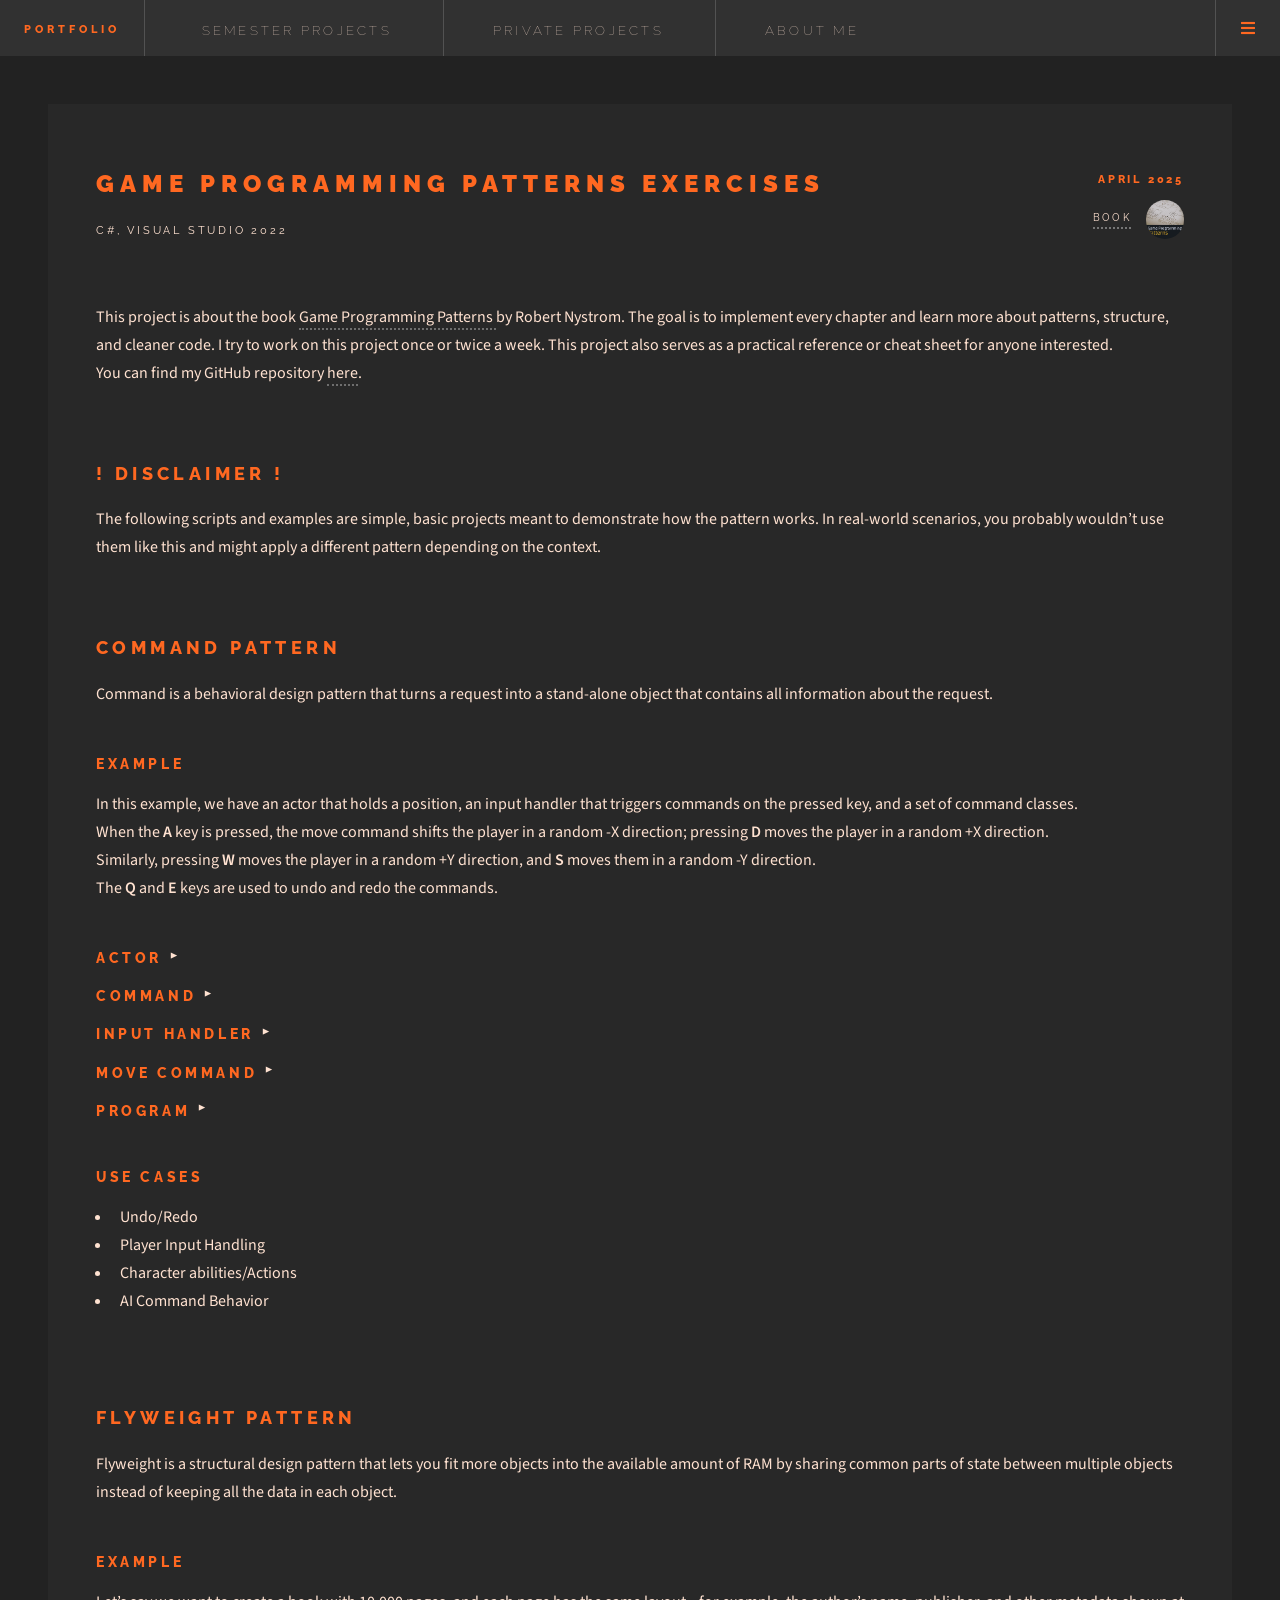
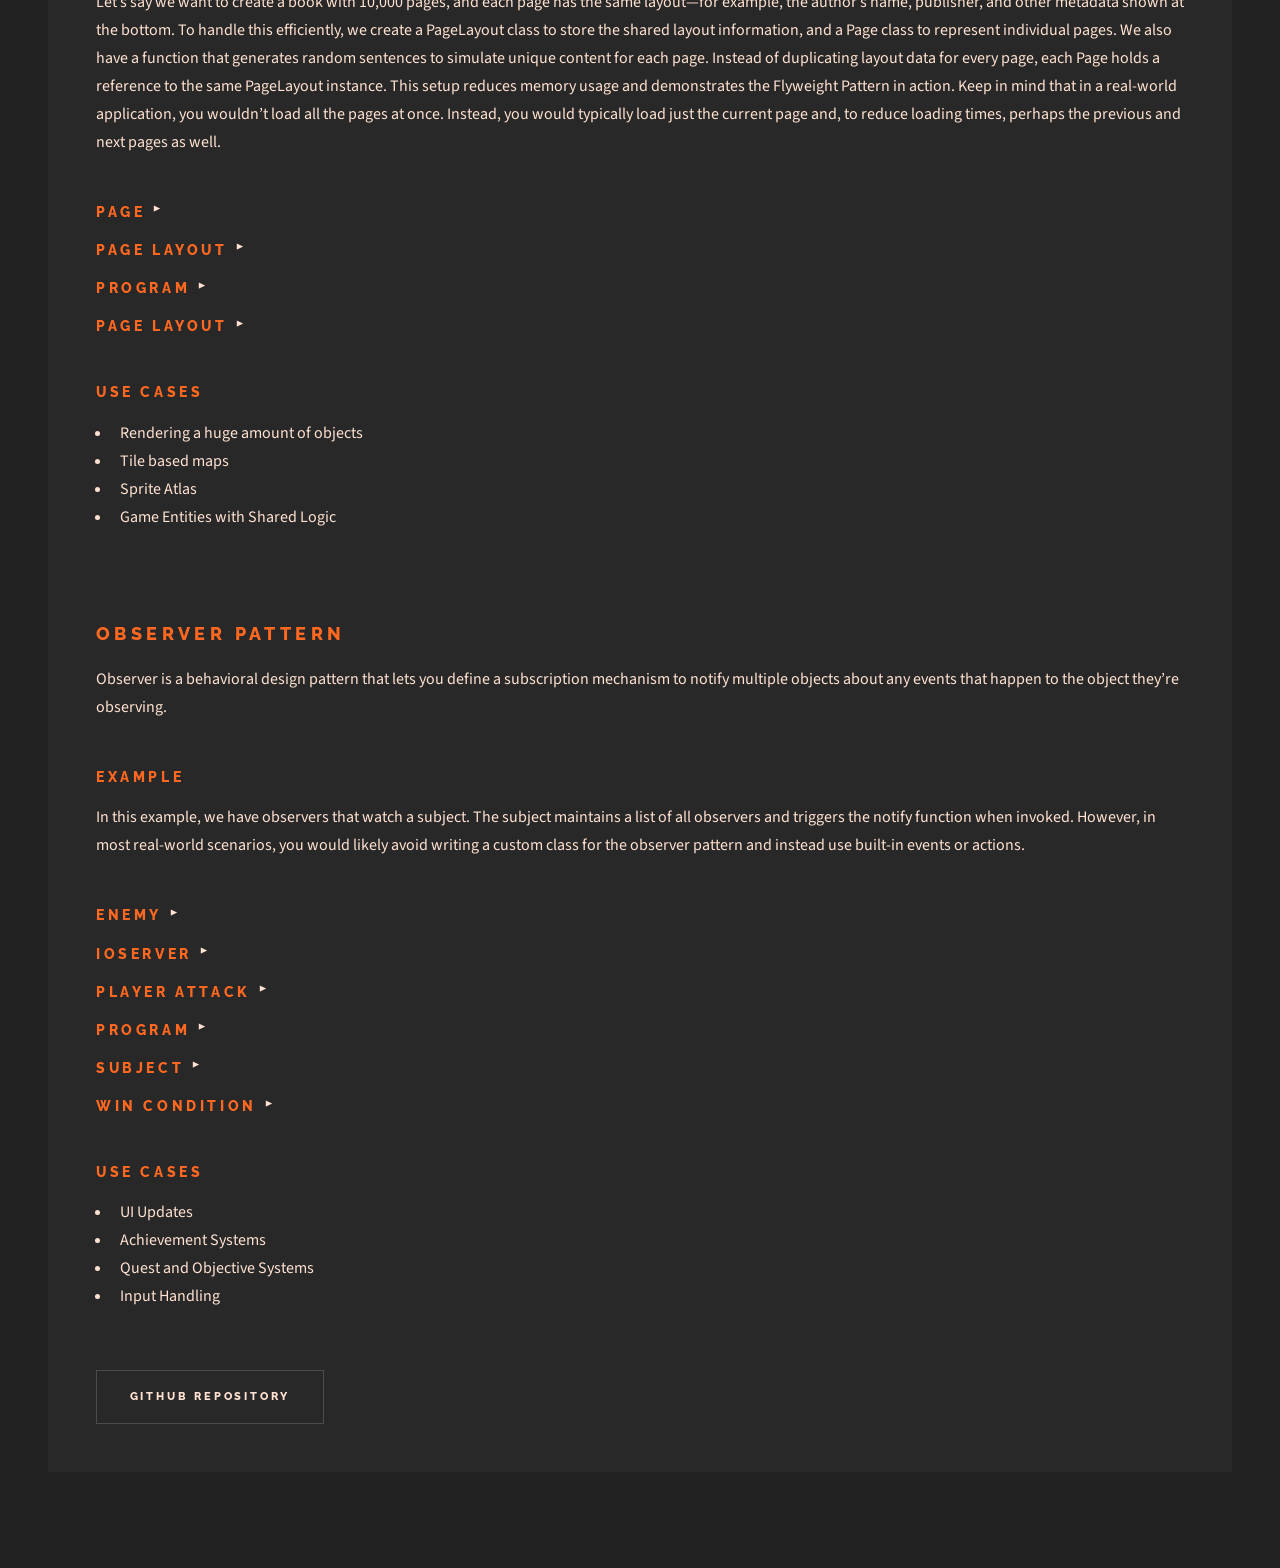
<file: GameProgrammingPatternsExercises.html>
<!DOCTYPE HTML>
<!--
	Future Imperfect by HTML5 UP
	html5up.net | @ajlkn
	Free for personal and commercial use under the CCA 3.0 license (html5up.net/license)
-->
<html>

<head>
	<title>Game Programming Patterns Exercises</title>
	<meta charset="utf-8" />
	<meta name="viewport" content="width=device-width, initial-scale=1, user-scalable=no" />
	<link rel="stylesheet" href="assets/css/main.css" />
	<link rel="icon" type=" image/png" href="WebsiteIcon.png" />
</head>

<body class="is-preload">


	<!-- Wrapper -->
	<div id="wrapper">

		<!-- Header -->
		<header id="header">
			<h1><a href="index.html">Portfolio</a></h1>

			<nav class="links">
				<ul>
	
					<li class="dropdown">

						<button class="dropdown-button">semester projects</button>
						<div class="dropdown-content">
							<a href="TuuliAndTheWindyMountain.html">Tuuli And The Windy Mountain</a>
							<a href="BloodAndSteel.html">Blood And Steel</a>
							<a href="Ultranatural.html">Ultranatural</a>
							<a href="NeuronCrafter.html">NeuronCrafter</a>
						</div>
					</li>

					<li class="dropdown">

						<button class="dropdown-button">private projects</button>
						<div class="dropdown-content">
							<a href="GameProgrammingPatternsExercises.html">Game Programming Patterns Exercises</a>
							<a href="UnityExercises.html">Unity Exercises</a>
						</div>

					</li>
					<li class="dropdown">

						<button class="dropdown-button">About Me</button>
						<div class="dropdown-content">
							<a href="https://www.linkedin.com/in/benjamin-koecher-4913a52a2">LinkedIn</a>
							<a href="https://github.com/darkAssassine">GitHub</a>
						</div>

					</li>
					
				</ul>
				
			</nav>
			<nav class="main">
				<ul>
					<li class="menu">
						<a class="fa-bars" href="#menu">Menu</a>
					</li>
				</ul>
			</nav>
		</header>

		<!-- Menu -->
		<section id="menu">

			<!-- Links -->
				<section>
					<ul class="links">
						<li>							
								<h3>semester projects</h3>
								<a href="TuuliAndTheWindyMountain.html"><p>Tuuli And The Windy Mountain</p></a>
								<a href="BloodAndSteel.html"><p>Blood And Steel</p></a>
								<a href="Ultranatural.html"><p>Ultranatural</p></a>
								<a href="NeuronCrafter.html"><p>NeuronCrafter</p></a>
						</li>
						<li>
								<h3>private projects</h3>
								<a href="GameProgrammingPatternsExercises.html"><p>Game Programming Patterns Exercises</p></a>
								<a href="UnityExercises.html"><p>Unity Exercise</p></a>
						</li>
						<li>
								<h3>About Me</h3>
								<a href="https://www.linkedin.com/in/benjamin-koecher-4913a52a2"><p>LinkedIn</p></a>
								<a href="https://github.com/darkAssassine"><p>GitHub</p></a>
							</a>
						</li>
					</ul>
				</section>
		</section>

		<!-- Main -->
		<div id="main">

			<!-- Post -->
			<article class="post">
				<header>
					<div class="title">
						<h2><a href="https://gameprogrammingpatterns.com">Game Programming Patterns Exercises</a></h2>
						<p>c#, Visual Studio 2022</p>
					</div>
					<div class="meta">
						<time class="published" datetime="2015-10-22">April 2025</time>
						<a href="https://gameprogrammingpatterns.com" class="author"><span class="name">Book</span><img
							src="images/GameProgrammingPatternsIcon.png" /></a>
					</div>
				</header>
				
				<p>This project is about the book <a href="https://gameprogrammingpatterns.com">Game Programming Patterns </a>by Robert Nystrom.
					The goal is to implement every chapter and learn more about patterns, structure, and cleaner code.
					I try to work on this project once or twice a week. 
					This project also serves as a practical reference or cheat sheet for anyone interested. 
					<br>You can find my GitHub repository <a href="https://github.com/darkAssassine/GameProgrammingPatternsExercises">here</a>.</p>
					<br>
					<br>
					<h2>! Disclaimer !</h2>
					<p>The following scripts and examples are simple, basic projects meant to demonstrate how the pattern works. 
						In real-world scenarios, you probably wouldn’t use them like this and might apply a different pattern depending on the context.</p>
						<br>
						<br>
				<h2>Command Pattern</h2>
				<p>Command is a behavioral design pattern that turns a request into a stand-alone object that contains all information about the request.</p>
				<br>
				<h3>Example</h3>
				<p>In this example, we have an actor that holds a position, an input handler that triggers commands on the pressed key, 
					and a set of command classes. <br>When the <b>A</b> key is pressed, the move command shifts the player in a random -X direction; 
					pressing <b>D</b> moves the player in a random +X direction. <br>Similarly, pressing <b>W</b> moves the player in a random +Y direction, 
					and <b>S</b> moves them in a random -Y direction. <br>The <b>Q</b> and <b>E</b> keys are used to undo and redo the commands.</p><br>

<details><summary><h3>Actor</h3><span class = "arrow">▶</span></summary>
<pre><code>namespace CommandPattern
{
	internal class Actor
	{
		public int x, y;

		public void Move(int _x, int _y)
		{
			x = _x;
			y = _y;
		}
	}
}</code></pre></details>

<details><summary><h3>Command</h3><span class = "arrow">▶</span></summary>
	<pre><code>namespace CommandPattern
{
	internal class Command
	{
		public Command() { }
		public virtual void Execute() { }
		public virtual void Undo() { }
	}
}</code></pre></details>

<details><summary><h3>Input Handler</h3><span class = "arrow">▶</span></summary>
	<pre><code>namespace CommandPattern
{
	internal class InputHandler
	{
		Actor actor = new Actor();
		List<Command> commands = new List<Command>();
		int index = -1;
		public void Update()
		{
			Command newCommand = HandleInput();
			if (newCommand != null)
			{
				newCommand.Execute();
				UpdateCommandsList();
				commands.Add(newCommand);
				index++;
				Console.WriteLine($"{actor.x} , {actor.y}");
			}
		}

		public void UpdateCommandsList()
		{
			for (int i = index; i < commands.Count; i++)
			{
				if (i > 0 && i < commands.Count - 1)
				{
					commands.RemoveAt(i);
				}
			}
		}

		public Command HandleInput()
		{
			string line = Console.ReadKey(true).KeyChar.ToString();
			if (line == "A" || line == "a")
			{
				return new MoveCommand(actor, -1, 0);
			}
			if (line == "D" || line == "d")
			{
				return new MoveCommand(actor, 1, 0);
			}
			if (line == "W" || line == "w")
			{
				return new MoveCommand(actor, 0, 1);
			}
			if (line == "S" || line == "s")
			{
				return new MoveCommand(actor, 0, -1);
			}
			if (line == "Q" || line == "q")
			{
				index--;
				if (index < 0)
				{
					index = 0;
				}
				else
				{
					commands[index].Undo();
					Console.WriteLine($"{actor.x} , {actor.y}");
				}
			}

			if (line == "E" || line == "e")
			{
				index++;
				if (index >= commands.Count - 1)
				{
					index = commands.Count - 1;
				}
				else
				{
					commands[index].Execute();
					Console.WriteLine($"{actor.x} , {actor.y}");
				}
			}
			return null;
		}

		// had long delays
		public bool IsKeyDown(ConsoleKey _key)
		{
			if (Console.KeyAvailable)
			{
				ConsoleKey pressedKey = Console.ReadKey(true).Key;

				if (_key == pressedKey)
				{
					return true;
				}
			}
			return false;
		}
	}
}</code></pre></details>

<details><summary><h3>Move Command</h3><span class = "arrow">▶</span></summary>
	<pre><code>namespace CommandPattern
{
	internal class MoveCommand : Command
	{
		Actor actor;
		int x, y;
		int xBefore, yBefore;

		public MoveCommand(Actor _actor, int _xDir, int _yDir)
		{
			Random rnd = new Random();
			actor = _actor;
			x = actor.x;
			y = actor.y;
			x += _xDir * rnd.Next(10);
			y += _yDir * rnd.Next(10);
			xBefore = x;
			yBefore = y;
		}

		public override void Execute()
		{
			actor.Move(x, y);
		}

		public override void Undo()
		{
			actor.Move(xBefore, yBefore);
		}
	}
}</code></pre></details>

<details><summary><h3>Program</h3><span class = "arrow">▶</span></summary>
	<pre><code>namespace CommandPattern
{
	internal class Program
	{
		internal static void Main(string[] args)
		{
			InputHandler inputHandler = new InputHandler();

			Console.WriteLine("WASD to move. Q to undo R to Redo. You move with random speed.");

			while (true)
			{
				inputHandler.Update();
			}
		}
	}
}</code></pre></details>
<br>
<h3>Use cases</h3>
<ul>
	<li>Undo/Redo</li>
	<li>Player Input Handling</li>
	<li>Character abilities/Actions</li>
	<li>AI Command Behavior</li>
</ul>
<br>
<br>
				<h2>Flyweight pattern</h2>
				<p>Flyweight is a structural design pattern that lets you fit more objects into the available amount of RAM 
					by sharing common parts of state between multiple objects instead of keeping all the data in each object.</p>
				<br>
			
				<h3>Example</h3>
				<p>Let’s say we want to create a book with 10,000 pages, and each page has the same layout—for example, 
					the author’s name, publisher, and other metadata shown at the bottom. To handle this efficiently,
					 we create a PageLayout class to store the shared layout information, and a Page class to represent individual pages. 
					 We also have a function that generates random sentences to simulate unique content for each page. 
					 Instead of duplicating layout data for every page, each Page holds a reference to the same PageLayout instance. 
					 This setup reduces memory usage and demonstrates the Flyweight Pattern in action. 
					 Keep in mind that in a real-world application, 
					 you wouldn’t load all the pages at once. Instead,
					  you would typically load just the current page and, to reduce loading times, perhaps the previous and next pages as well.</p><br>

	<details><summary><h3>Page</h3><span class = "arrow">▶</span></summary>
	<pre><code>namespace CommandPattern
namespace FlyweightPattern
{
	internal class Page
	{
		private PageLayout layout;
		private string body;
		public readonly int PageNumber;
		public Page(PageLayout _layout, string _body, int _pageNumber)
		{
			layout = _layout;
			body = _body;
			PageNumber = _pageNumber;
		}

		public void Print()
		{
			Console.Write($"{layout.Header}{body}{layout.Ad}{layout.Author}Page {PageNumber}{layout.End}");
		}
	}
}</code></pre></details>

<details><summary><h3>Page Layout</h3><span class = "arrow">▶</span></summary>
	<pre><code>namespace CommandPattern
namespace FlyweightPattern
{
	internal class PageLayout
	{
		public string Header = "Flyweightpattern\n\n";
		public string Ad = "\n\nIf you're interested in learning more, feel free to visit my webpage at www.somepage.de for additional details.\n";
		public string Author = "\nAuthorname\n\n";
		public string End = "\n\n\n\n\n";
	}
}</code></pre></details>

<details><summary><h3>Program</h3><span class = "arrow">▶</span></summary>
	<pre><code>namespace FlyweightPattern
		{
			internal class Program
			{
				static void Main(string[] args)
				{
					PageLayout layout = new PageLayout();
		
					int pageAmount = 10;
					for (int i = 0; i < pageAmount; i++)
					{
						Page page = new Page(layout, CreateRandomBody(10), i);
						page.Print();
					}
				}
		
				private static string CreateRandomBody(int _sentences)
				{
					string body = "";
					for (int y = 0; y < _sentences; y++)
					{
						body += CreateRandomSentence();
					}
					return body;
				}
		
				private static string CreateRandomSentence()
				{
					return RandomSubject() + RandomVerb() + RandomObject() + "\n";
				}
		
				private static string RandomSubject()
				{
					string[] subjects = { "Andreas ", "Benjamin ", "My cat ", "My dog ", "The car ", "My junior ", "The senior ", "My neightbor " };
					Random rand = new Random();
					return subjects[rand.Next(subjects.Length)];
				}
		
				private static string RandomVerb()
				{
					string[] verbs = { "ate ", "had ", "makes ", "codes ", "hates ", "writes ", "lost " };
					Random rand = new Random();
					return verbs[rand.Next(verbs.Length)];
				}
				private static string RandomObject()
				{
					string[] objects = { "lasagne.", "pizza.", "my website.", "wallet.", "some words." };
		
					Random rand = new Random();
					return objects[rand.Next(objects.Length)];
				}
			}
		}
		</code></pre></details>

		<details><summary><h3>Page Layout</h3><span class = "arrow">▶</span></summary>
			<pre><code>namespace CommandPattern
		namespace FlyweightPattern
		{
			internal class PageLayout
			{
				public string Header = "Flyweightpattern\n\n";
				public string Ad = "\n\nIf you're interested in learning more, feel free to visit my webpage at www.somepage.de for additional details.\n";
				public string Author = "\nAuthorname\n\n";
				public string End = "\n\n\n\n\n";
			}
		}</code></pre></details>
		<br>
		<h3>Use cases</h3> 
		<ul>
			<li>Rendering a huge amount of objects</li>
			<li>Tile based maps</li>
			<li>Sprite Atlas</li>
			<li>Game Entities with Shared Logic</li>
		</ul>
				<br>
				<br>
				<h2>Observer pattern</h2>
				<p>Observer is a behavioral design pattern that lets you define a subscription mechanism to notify multiple objects about any events that happen to the object they’re observing.</p><br>
				<h3>Example</h3>
				<p>In this example, we have observers that watch a subject. The subject maintains a list of all observers and triggers the notify function when invoked. 
					However, in most real-world scenarios, you would likely avoid writing a custom class for the observer pattern and instead use built-in events or actions.</p><br>
				<details><summary><h3>Enemy</h3><span class = "arrow">▶</span></summary>
					<pre><code>namespace ObserverPattern
{
	internal class Enemy
	{
		int health = 100;
		public Subject Died = new Subject();

		public void TakeDamage(int _damage)
		{
			health -= _damage;
			Console.WriteLine($"Enemy has {health} left.");
			if (health <= 0)
			{
				Died.Invoke(0);
			}
		}
	}
}</code></pre></details>

<details><summary><h3>IOserver</h3><span class = "arrow">▶</span></summary>
	<pre><code>namespace ObserverPattern
{
	internal interface IObserver
	{
		public void Notify(int _damage);
	}
}</code></pre></details>

<details><summary><h3>Player Attack</h3><span class = "arrow">▶</span></summary>
	<pre><code>namespace CommandPattern
namespace ObserverPattern
{
	internal class PlayerAttack : IObserver
	{
		Enemy enemy;
		public PlayerAttack(Enemy _enemy)
		{
			enemy = _enemy;
		}
		public void Notify(int damage)
		{
			enemy.TakeDamage(damage);
		}
	}
}</code></pre></details>

<details><summary><h3>Program</h3><span class = "arrow">▶</span></summary>
	<pre><code>namespace ObserverPattern
{
	// This implementation demonstrates the Observer Pattern using an interface and a Subject class. 
	// In real-world applications, especially in C#, it is more common to use events (`event` keyword), 
	// `Action<T>`, or engine-specific solutions like Unity's `UnityEvent` for handling observer patterns dynamically.
	internal class Program
	{
		static void Main(string[] args)
		{
			Subject playerAttacked = new Subject();
			Enemy enemy = new Enemy();
			PlayerAttack playerAttack = new PlayerAttack(enemy);
			WinCondition winCondition = new WinCondition();

			playerAttacked.Attach(playerAttack);
			enemy.Died.Attach(winCondition);

			Console.WriteLine("Press 'E' to attack.\n");

			while (true)
			{
				string line = Console.ReadKey(true).KeyChar.ToString();
				if (line == "E" || line == "e")
				{
					playerAttacked.Invoke(35);
				}
			}
		}
	}
}</code></pre></details>

<details><summary><h3>Subject</h3><span class = "arrow">▶</span></summary>
	<pre><code>namespace ObserverPattern
{
	internal class Subject
	{
		private List<IObserver> observers = new List<IObserver>();

		public void Attach(IObserver _observer)
		{
			observers.Add(_observer);
		}

		public void Detach(IObserver _observer)
		{
			observers.Remove(_observer);
		}

		public void Invoke(int _damage)
		{
			foreach (IObserver _observer in observers)
			{
				_observer.Notify(_damage);
			}
		}
	}
}</code></pre></details>


<details><summary><h3>Win Condition</h3><span class = "arrow">▶</span></summary>
	<pre><code>namespace ObserverPattern
namespace ObserverPattern
{
	internal class WinCondition : IObserver
	{
		public void Notify(int damage)
		{
			Console.WriteLine("You Win");
		}
	}
}</code></pre></details>


				<br>
				<h3>Use cases</h3>
				<ul>
					<li>UI Updates</li>
					<li>Achievement Systems</li>
					<li>Quest and Objective Systems</li>
					<li>Input Handling</li>
				</ul>
				<br>
				<footer>
					
					<ul class="actions">
						<li><a href="https://github.com/darkAssassine/GameProgrammingPatternsExercises" class="button large">GitHub repository</a></li>
					</ul>
				</footer>
			</article>


	


			<!-- Footer -->
			

		</section>

	</div>

	<!-- Scripts -->
	<script src="assets/js/jquery.min.js"></script>
	<script src="assets/js/browser.min.js"></script>
	<script src="assets/js/breakpoints.min.js"></script>
	<script src="assets/js/util.js"></script>
	<script src="assets/js/main.js"></script>

</body>

</html>
</file>
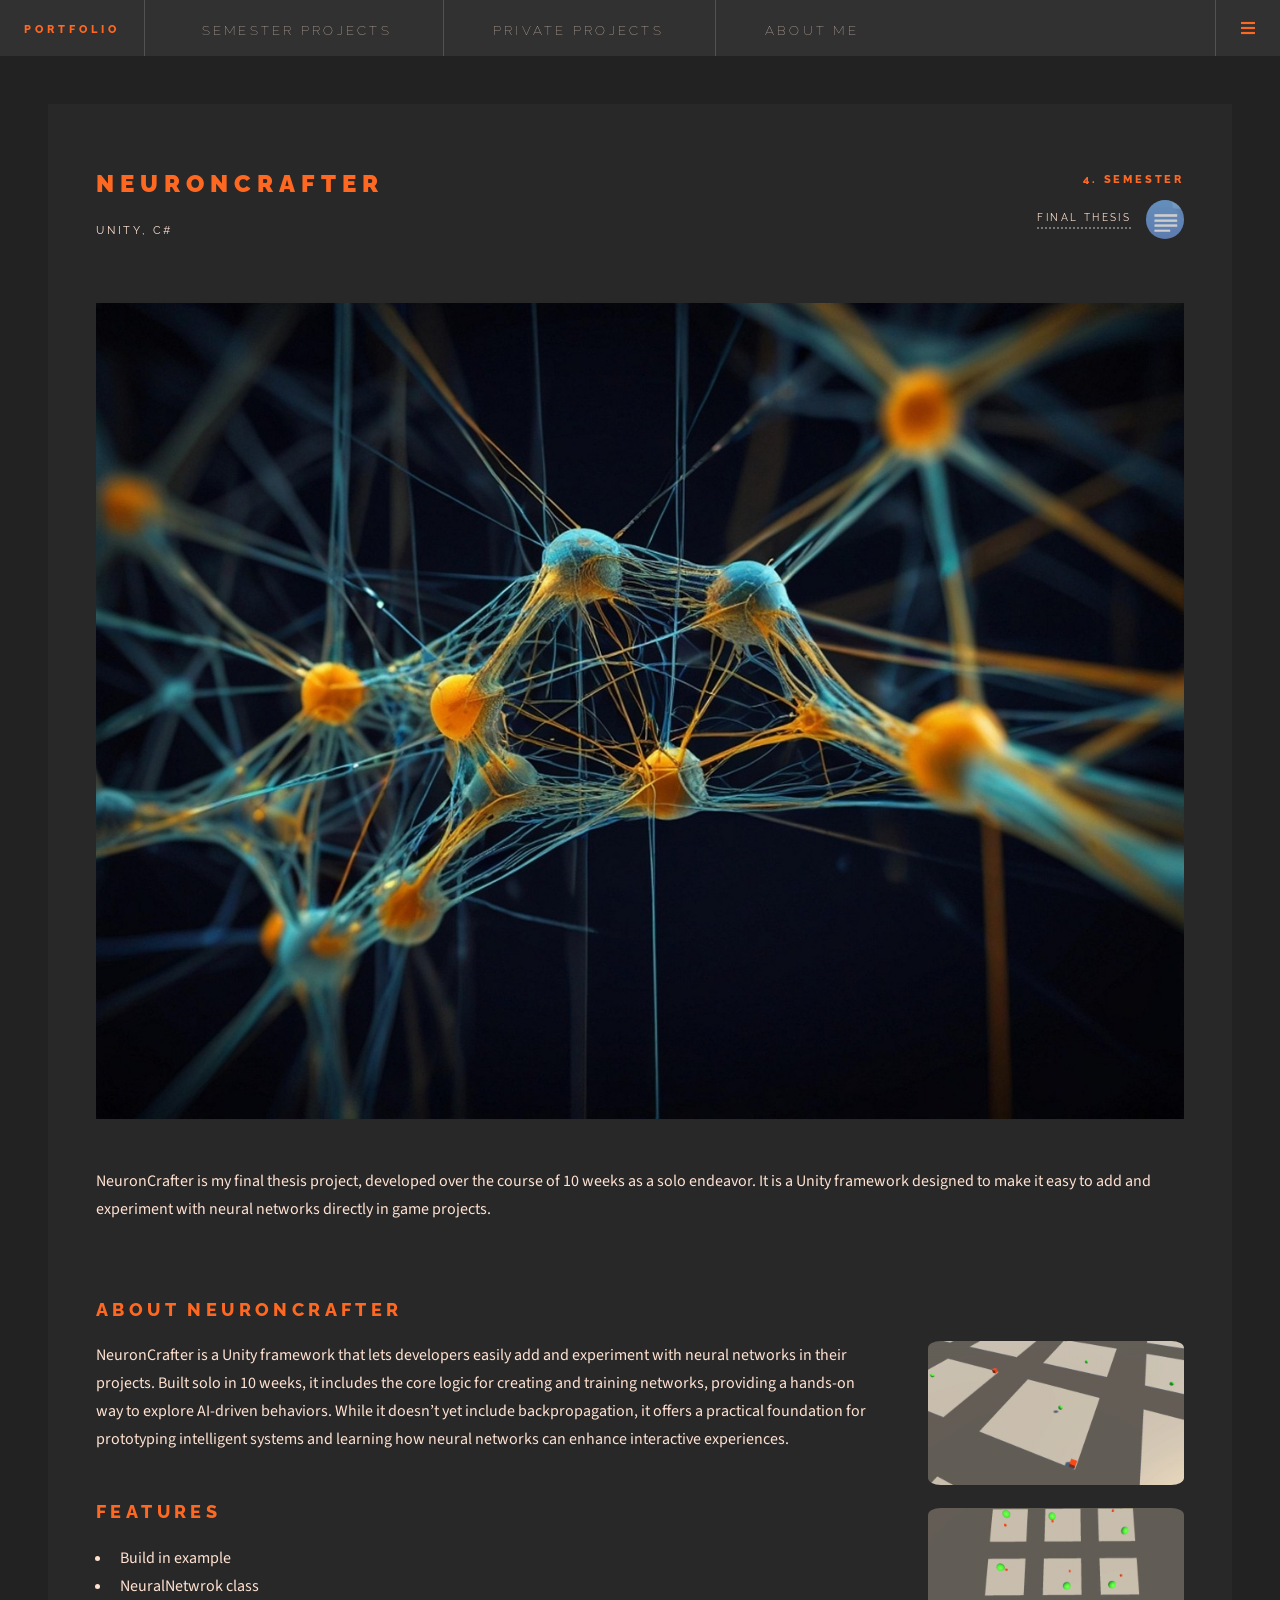
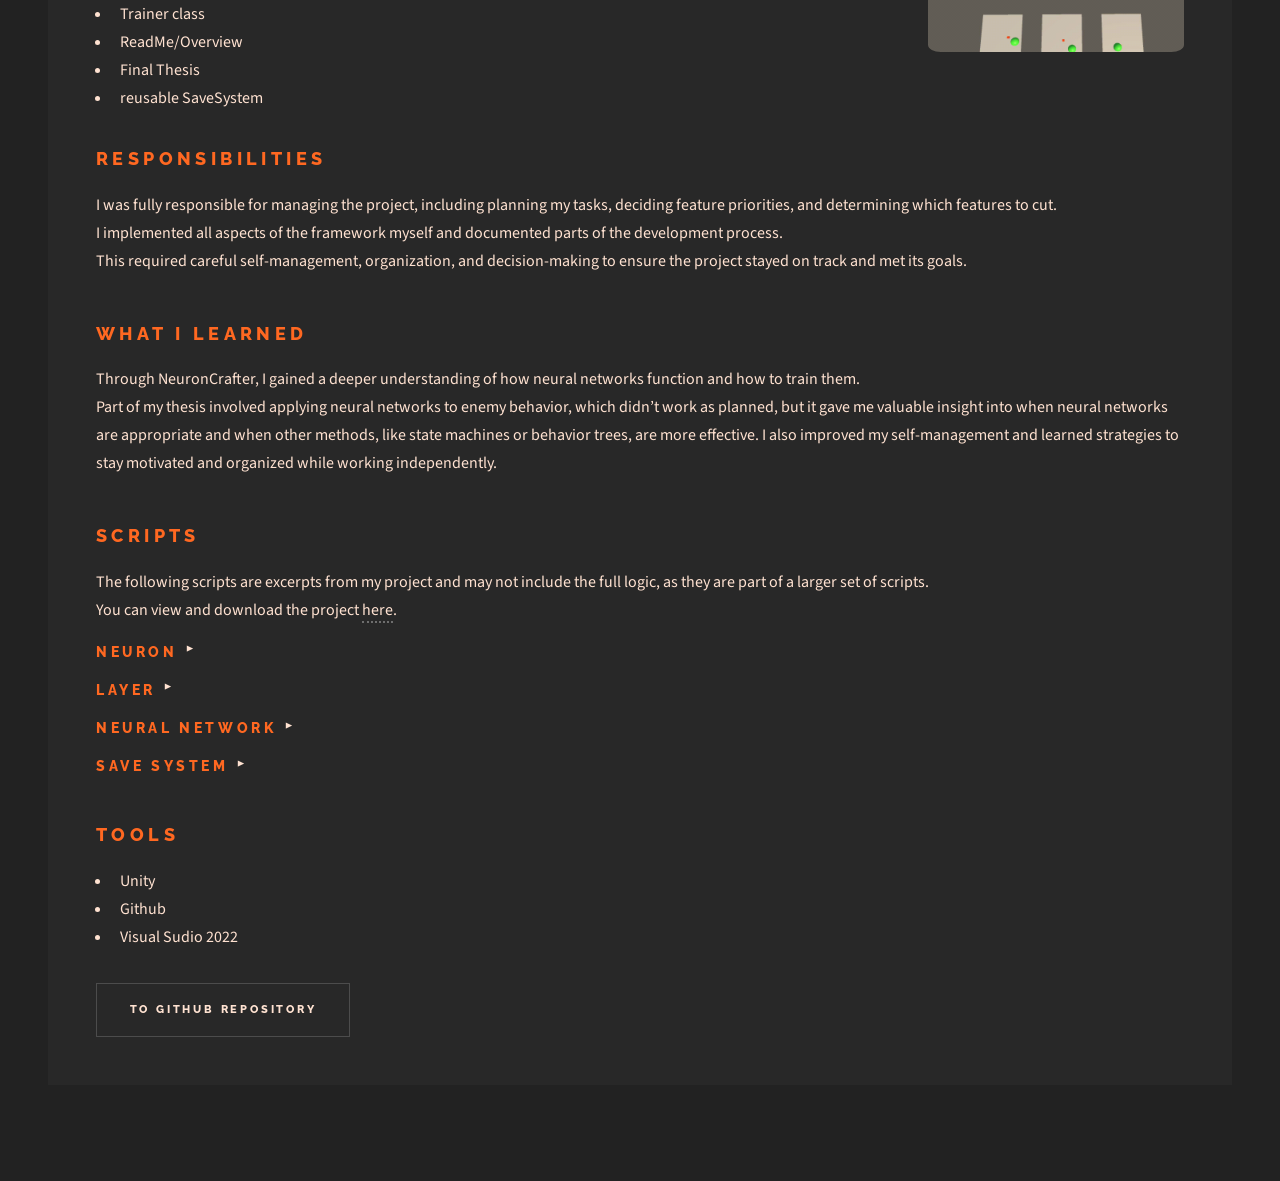
<file: NeuronCrafter.html>
<!DOCTYPE HTML>
<!--
	Future Imperfect by HTML5 UP
	html5up.net | @ajlkn
	Free for personal and commercial use under the CCA 3.0 license (html5up.net/license)
-->
<html>

<head>
	<title>NeuronCrafter</title>
	<meta charset="utf-8" />
	<meta name="viewport" content="width=device-width, initial-scale=1, user-scalable=no" />
	<link rel="stylesheet" href="assets/css/main.css" />
	<link rel="icon" type=" image/png" href="WebsiteIcon.png" />
</head>

<body class="is-preload">


	<!-- Wrapper -->
	<div id="wrapper">

		<!-- Header -->
		<header id="header">
			<h1><a href="index.html">Portfolio</a></h1>

			<nav class="links">
				<ul>
	
					<li class="dropdown">

						<button class="dropdown-button">semester projects</button>
						<div class="dropdown-content">
							<a href="TuuliAndTheWindyMountain.html">Tuuli And The Windy Mountain</a>
							<a href="BloodAndSteel.html">Blood And Steel</a>
							<a href="Ultranatural.html">Ultranatural</a>
							<a href="NeuronCrafter.html">NeuronCrafter</a>
						</div>
					</li>

					<li class="dropdown">

						<button class="dropdown-button">private projects</button>
						<div class="dropdown-content">
							<a href="GameProgrammingPatternsExercises.html">Game Programming Patterns Exercises</a>
							<a href="UnityExercises.html">Unity Exercises</a>
						</div>

					</li>
					<li class="dropdown">

						<button class="dropdown-button">About Me</button>
						<div class="dropdown-content">
							<a href="https://www.linkedin.com/in/benjamin-koecher-4913a52a2">LinkedIn</a>
							<a href="https://github.com/darkAssassine">GitHub</a>
						</div>

					</li>
					
				</ul>
				
			</nav>
			<nav class="main">
				<ul>
					<li class="menu">
						<a class="fa-bars" href="#menu">Menu</a>
					</li>
				</ul>
			</nav>
		</header>

		<!-- Menu -->
		<section id="menu">

			<!-- Links -->
				<section>
					<ul class="links">
						<li>							
								<h3>semester projects</h3>
								<a href="TuuliAndTheWindyMountain.html"><p>Tuuli And The Windy Mountain</p></a>
								<a href="BloodAndSteel.html"><p>Blood And Steel</p></a>
								<a href="Ultranatural.html"><p>Ultranatural</p></a>
								<a href="EnemyAI.html"><p>Enemy AI</p></a>
						</li>
						<li>
								<h3>private projects</h3>
								<a href="GameProgrammingPatternsExercises.html"><p>Game Programming Patterns Exercises</p></a>
								<a href="UnityExercises.html"><p>Unity Exercise</p></a>
						</li>
						<li>
								<h3>About Me</h3>
								<a href="https://www.linkedin.com/in/benjamin-koecher-4913a52a2"><p>LinkedIn</p></a>
								<a href="https://github.com/darkAssassine"><p>GitHub</p></a>
							</a>
						</li>
					</ul>
				</section>
		</section>

		<!-- Main -->
		<div id="main">

			<!-- Post -->
			<article class="post">
				<header>
					<div class="title">
						<h2><a href="https://docs.google.com/document/d/10GiGq7N2GH65nEjGTtr_wyfe5sMRYTkvi5lDowibVlM/edit?usp=sharing">NeuronCrafter</a></h2>
						<p>Unity, C#</p>
					</div>
					<div class="meta">
						<time class="published" datetime="2015-10-22">4. Semester</time>
						<a href="https://docs.google.com/document/d/10GiGq7N2GH65nEjGTtr_wyfe5sMRYTkvi5lDowibVlM/edit?usp=sharing" class="author"><span class="name">Final Thesis</span><img
								src="images/GoogleDocsIcon.png" /></a>
					</div>
				</header>
	
				<a href="https://docs.google.com/document/d/10GiGq7N2GH65nEjGTtr_wyfe5sMRYTkvi5lDowibVlM/edit?usp=sharing" class="image featured"><img src="images/NeuronCrafterBanner2.jpg" alt="" /></a>
				<p>NeuronCrafter is my final thesis project, developed over the course of 10 weeks as a solo endeavor. 
					It is a Unity framework designed to make it easy to add and experiment with neural networks directly in game projects.
				</p>
				<br>
				<br>

			
					<h2>About NeuronCrafter</h2>
						<div class="gif-column">
					<img src="images/NeuronCrafterExampleNotWorking.gif" alt="GIF 1">
					<img src="images/NeuronCrafterWorkingExample.gif" alt="GIF 2">
				  </div>
					<!--<span class="image right"><img src="images/BloodAndSteel0.gif" alt="" /></span>-->
				<p>
					NeuronCrafter is a Unity framework that lets developers easily add and experiment with neural networks in their projects. 
					Built solo in 10 weeks, it includes the core logic for creating and training networks, providing a hands-on way to explore AI-driven behaviors. 
					While it doesn’t yet include backpropagation, 
					it offers a practical foundation for prototyping intelligent systems and learning how neural networks can enhance interactive experiences.
				</p>
			
				<br>

				<h2>Features</h2>
				<ul>
					<li>Build in example</li>
					<!--<span class="image right"><img src="images/BloodAndSteel1.gif" alt="" /></span>-->
					<li>NeuralNetwrok class</li>
					<li>Trainer class</li>
					<li>ReadMe/Overview</li>
					<li>Final Thesis</li>
					<li>reusable SaveSystem</li>
				</ul>
				
				<h2>Responsibilities</h2>
					
				<p>I was fully responsible for managing the project, including planning my tasks, deciding feature priorities, and determining which features to cut. 
					<br> I implemented all aspects of the framework myself and documented parts of the development process. 
					<br>This required careful self-management, organization, and decision-making to ensure the project stayed on track and met its goals.</p>
						<br>
			

				<h2>What I learned</h2>
				<p>
					Through NeuronCrafter, I gained a deeper understanding of how neural networks function and how to train them. 
					<br>Part of my thesis involved applying neural networks to enemy behavior, which didn’t work as planned, 
					but it gave me valuable insight into when neural networks are appropriate and when other methods, 
					like state machines or behavior trees, are more effective.
					I also improved my self-management and learned strategies to stay motivated and organized while working independently.</p>
					<br>
					
				<h2>Scripts</h2>
				<p>The following scripts are excerpts from my project and may not include the full logic, as they are part of a larger set of scripts. 
					<br>You can view and download the project <a href="https://github.com/darkAssassine/NeuronCrafter">here</a>.</p>
				<details><summary><h3>Neuron</h3><span class = "arrow">▶</span></summary>
					<pre><code>using System;
using System.Collections.Generic;
namespace NeuronCrafter.NeuralNetwork
{
    [Serializable]
    public class Neuron
    {
        public float[] weights;
        public float bias;
        public float alpha;
        public MutatedNeuron[] mutatedNeurons;
        public List<float> weightsForNewConnections;

        public Neuron(float[] _weights, float _bias, float _alpha, MutatedNeuron[] _mutatedNeurons)
        {
            weights = _weights;
            bias = _bias;
            alpha = _alpha;
            mutatedNeurons = _mutatedNeurons;
        }

        public float GetValue(float[] _inputs, EActivationFunction _activationFunction)
        {
            float value = 0;

            for (int i = 0; i < _inputs.Length; i++)
            {
                if (mutatedNeurons[i].IsActive)
                {
                    value += (mutatedNeurons[i].GetValue(_inputs[i], _activationFunction) * weights[i]);
                }
                else
                {
                    value += (_inputs[i] * weights[i]);
                }
            }

            value += bias;
            return ActivationFunctionHandler.Calculate(_activationFunction, value, alpha);
        }
    }
}</code></pre></details>

				<details><summary><h3>Layer</h3><span class = "arrow">▶</span></summary>
				<pre><code>using System;

namespace NeuronCrafter.NeuralNetwork
{
    [Serializable]
    public class NeuralLayer
    {
        public Neuron[] Neurons;

        private EActivationFunction activationFunction;

        public NeuralLayer(Neuron[] _neurons, EActivationFunction _activationFunction)
        {
            Neurons = _neurons;
            activationFunction = _activationFunction;
        }

        public float[] FeedForward(float[] _inputs)
        {
            float[] outputs = new float[Neurons.Length];

            for (int i = 0; i < Neurons.Length; i++)
            {
                outputs[i] = Neurons[i].GetValue(_inputs, activationFunction);
            }
            return outputs;
        }
    }
}</code></pre></details>
<details><summary><h3>Neural Network</h3><span class = "arrow">▶</span></summary>
	<pre><code>using System;
using System.Collections.Generic;
using System.IO;
using UnityEngine;
using Random = UnityEngine.Random;
#if UNITY_EDITOR
#endif

namespace NeuronCrafter.NeuralNetwork
{
    public class NeuralNetwork : MonoBehaviour
    {
        private const string typeTooltip = "All neural networks that have the same structure of layers and neurons should be the same type";
        private const string uniqueNameTooltip = "This will be uses to create the save file and in the managerclass thats holds each neural network is saved in a dictonary<sting Uniquename, NeuralNetwork this>";
        public float FitnessValue { get; private set; }

        [SerializeField, Header("Core"), Tooltip(typeTooltip)] private string type;
        [SerializeField, Tooltip(uniqueNameTooltip)] private string uniqueName;
        [SerializeField] private NeuralNetworkTrainer trainer;

        [SerializeField, Header("Structure")] private int inputCount;
        [SerializeField] private List<NeuralLayerConfig> layersConfig;

        [SerializeField, Header("Initalize")] private EInitializeMethod initializeMethod;

        [SerializeField, Header("values for generating new values")] private float weightsRange;
        [SerializeField] private float biasRange;
        [SerializeField] private float alphaRange;

        public string Type { get { return type; } }
        public string UniqueName { get { return uniqueName; } }
        public int InputCount { get { return inputCount; } }
        private List<NeuralLayer> layers = new List<NeuralLayer>();

        private NeuralNetworkSaveData bestOwnSave;

        private void Start()
        {
            Load();
            if (Type == "")
            {
                Debug.LogError("Please Enter a type");
            }
            if (UniqueName == "")
            {
                Debug.LogError("Please Enter a Unique Name");
            }
        }

        private void OnDestroy()
        {
            Save();
        }

        private void OnApplicationQuit()
        {
            Save();
        }

        public void Initialize(string _type, string _name)
        {
            type = _type;
            uniqueName = _name;
        }

        public void Load()
        {
            NeuralNetworkSaveData saveData = null;

            switch (initializeMethod)
            {
                case EInitializeMethod.UseBestSave:
                    string pathToBest = Application.streamingAssetsPath + "/" + "NeuralNetworkSaveFiles" + "/" + type + "/" + type + "Best" + ".nn_save";
                    saveData = SaveSystem.SaveSystem.Load<NeuralNetworkSaveData>(pathToBest);
                    break;
                case EInitializeMethod.UseOwnSave:
                    string OwnPath = Application.streamingAssetsPath + "/" + "NeuralNetworkSaveFiles" + "/" + type + "/" + uniqueName + ".nn_save";
                    saveData = SaveSystem.SaveSystem.Load<NeuralNetworkSaveData>(OwnPath);
                    break;
            }

            Load(saveData, false);
        }

        public void SetBestSave(NeuralNetworkSaveData _bestOwnSave)
        {
            bestOwnSave = _bestOwnSave;
        }

        public NeuralNetworkSaveData GetBestSave()
        {
            return bestOwnSave;
        }

        public void Load(NeuralNetworkSaveData _saveData, bool _loadFitnees = true)
        {
            if (_saveData != null)
            {
                if (_saveData.Type == type)
                {
                    if (inputCount == _saveData.InputCount && layersConfig.Count == _saveData.Layers.Count)
                    {
                        for (int i = 0; i < layersConfig.Count; i++)
                        {
                            if (_saveData.Layers[i].Neurons.Length != layersConfig[i].NeuronCount)
                            {
                                Debug.LogWarning("Loaded values can't be mapped to this neural network, because the structure is difference. Generating random values, it will 'forget' everything it has learned");
                                GenerateRandomValues();
                                return;
                            }
                        }
                        layers = _saveData.Layers;
                        if (_loadFitnees)
                        {
                            FitnessValue = _saveData.FitnessValue;
                        }
                        return;
                    }
                }
            }
            Debug.LogWarning("Data to load is null, most likely because it has no save or a different name, another reason could be that saving failed.");
            GenerateRandomValues();
        }

        public void Save()
        {
#if UNITY_EDITOR
            string directoryPath = Application.streamingAssetsPath + "/" + "NeuralNetworkSaveFiles" + "/" + type + "/";
            string fullpath = directoryPath + uniqueName + ".nn_save";

            if (Directory.Exists(directoryPath) == false)
            {
                Directory.CreateDirectory(directoryPath);
            }

            if (bestOwnSave != null)
            {
                if (bestOwnSave.FitnessValue > FitnessValue)
                {
                    SaveSystem.SaveSystem.Save(fullpath, bestOwnSave);
                }
            }
            else
            {
                SaveSystem.SaveSystem.Save(fullpath, GetSaveData());
            }
            Debug.Log(fullpath);
#endif
        }

        public NeuralNetworkSaveData GetSaveData()
        {
            NeuralNetworkSaveData save = new NeuralNetworkSaveData();
            save.InputCount = inputCount;
            save.Layers = layers;
            save.FitnessValue = FitnessValue;
            save.Name = UniqueName;
            save.Type = type;
            return save;
        }

        private void GenerateRandomValues()
        {
            FitnessValue = 0;

            int weightsAmount = inputCount;

            foreach (NeuralLayerConfig layer in layersConfig)
            {
                Neuron[] neurons = new Neuron[layer.NeuronCount];

                for (int i = 0; i < layer.NeuronCount; i++)
                {
                    float[] weights = new float[weightsAmount];

                    float bias = Random.Range(-biasRange, biasRange);
                    float alpha = Random.Range(-alphaRange, alphaRange);

                    MutatedNeuron[] mutatedNeurons = new MutatedNeuron[weightsAmount];

                    for (int j = 0; j < weightsAmount; j++)
                    {
                        weights[j] = Random.Range(-weightsRange, weightsRange);

                        float mutatedWeight = Random.Range(-weightsRange, weightsRange);
                        float mutatedAlpha = Random.Range(-alphaRange, alphaRange);
                        float mutatedBias = Random.Range(-biasRange, biasRange);

                        mutatedNeurons[j] = new MutatedNeuron(mutatedWeight, mutatedBias, mutatedAlpha);

                    }
                    neurons[i] = new Neuron(weights, bias, alpha, mutatedNeurons);
                }

                NeuralLayer newLayer = new NeuralLayer(neurons, layer.ActivationFunction);
                layers.Add(newLayer);
                weightsAmount = newLayer.Neurons.Length;
            }
        }

        public void ResetFitness()
        {
            FitnessValue = 0;
        }

        public void AddFitnees(float value)
        {
            FitnessValue += value;
        }

        public float[] Run(float[] _inputs)
        {
            if (_inputs.Length != inputCount)
            {
                throw new Exception("The inputs count does not match the input amount from the neural network");
            }

            if (layers.Count <= 0)
            {
                Debug.LogError($"{gameObject.name} has no layer. That probaly means " +
                                $"it was not loaded/initialized correctly or something was wrong with the savedata. " +
                                $"It could also mean the inspector values are null.");
            }

            foreach (NeuralLayer layer in layers)
            {
                _inputs = layer.FeedForward(_inputs);
            }
            return _inputs;
        }

        public void Train()
        {
#if UNITY_EDITOR
            trainer.Train(this, layers);
#endif
        }
    }

    public enum EInitializeMethod
    {
        UseBestSave,
        UseOwnSave,
    }
}
</code></pre></details>
<details><summary><h3>Save System</h3><span class = "arrow">▶</span></summary>
	<pre><code>using System;
using System.IO;
using UnityEngine;

namespace SaveSystem
{
    public static class SaveSystem
    {
        private static readonly string encryptionCodeWord = "This is the best project you will see in your life!";

        /// <summary>
        /// Saves a object with the ISaveData implemented and can't have a constructor with params
        /// </summary>
        /// <param name="fullPath">The full path including filename and extension e.g. C:/User/Games/MySave.randomExtension, you should use a function that gives you a relative path like "Application.PersistenPath"</param>
        /// <param name="objectToSave">Must be marked as [Serializable]</param>
        public static void Save<T>(string fullPath, T objectToSave)
        {
            ValidateSaveDataType<T>();

            string dataToSave = JsonUtility.ToJson(objectToSave, true);

            //dataToSave = EncryptDecrypt(dataToSave);
            File.WriteAllText(fullPath, dataToSave);
        }

        public static T Load<T>(string fullPath) where T : new()
        {
            ValidateSaveDataType<T>();

            bool fileExist = File.Exists(fullPath);

            if (fileExist)
            {
                string savedContent = File.ReadAllText(fullPath);
                //savedContent = EncryptDecrypt(savedContent);
                return JsonUtility.FromJson<T>(savedContent);
            }
            return default(T);
        }

        // this function is from
        // https://youtu.be/aUi9aijvpgs?si=CamS1HS7SOrh1rtO
        // Shaped by Rain Studios
        private static string EncryptDecrypt(string data)
        {
            char[] encryptedChars = new char[data.Length];

            for (int i = 0; i < data.Length; i++)
            {
                encryptedChars[i] = (char)(data[i] ^ encryptionCodeWord[i % encryptionCodeWord.Length]);
            }
            return new string(encryptedChars);
        }

        private static void ValidateSaveDataType<T>()
        {
            if (Attribute.IsDefined(typeof(T), typeof(SerializableAttribute)) == false)
            {
                throw new InvalidOperationException("The class your are are trying to save or load is not marked as a [Serializable]");
            }
        }
    }
}
</code></pre></details>
<br>

<h2>Tools</h2>
				<ul>
					<li>Unity</li>	
					<li>Github</li>
					<li>Visual Sudio 2022</li>
				</ul>
				



				<footer>
					<br>
					<ul class="actions">
						<li><a href="https://github.com/darkAssassine/NeuronCrafter" class="button large">To GitHub repository</a></li>
					</ul>
				</footer>
			</article>

		</div>

	


			<!-- Footer -->
			

		</section>

	</div>

	<!-- Scripts -->
	<script src="assets/js/jquery.min.js"></script>
	<script src="assets/js/browser.min.js"></script>
	<script src="assets/js/breakpoints.min.js"></script>
	<script src="assets/js/util.js"></script>
	<script src="assets/js/main.js"></script>

</body>

</html>
</file>
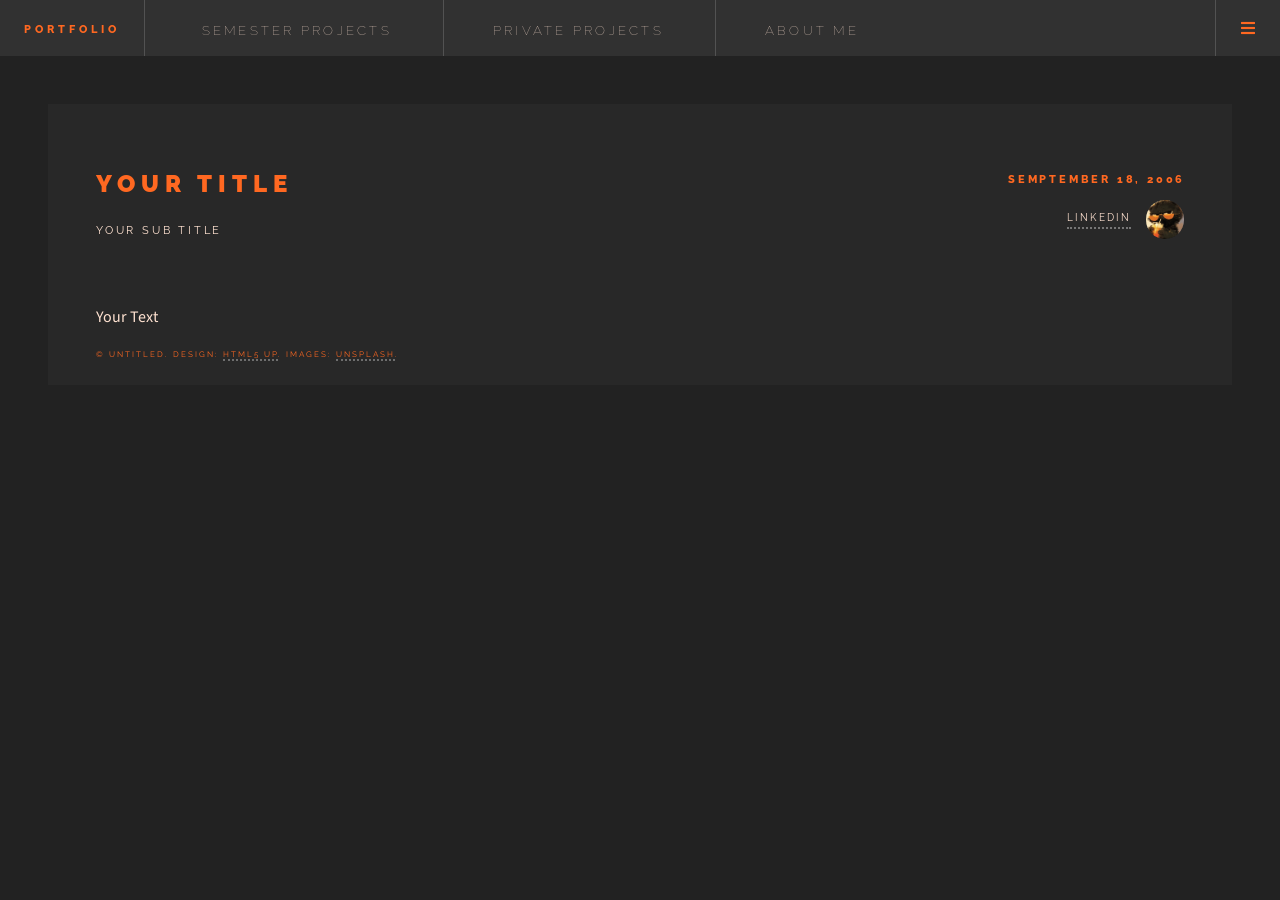
<file: single.html>
<!DOCTYPE HTML>
<!--
	Future Imperfect by HTML5 UP
	html5up.net | @ajlkn
	Free for personal and commercial use under the CCA 3.0 license (html5up.net/license)
-->
<html>

<head>
	<title>SubPages Template</title>
	<meta charset="utf-8" />
	<meta name="viewport" content="width=device-width, initial-scale=1, user-scalable=no" />
	<link rel="stylesheet" href="assets/css/main.css" />
	<link rel="icon" type=" image/png" href="images/WebsiteIconVar.png" />
</head>

<body class="is-preload">


	<!-- Wrapper -->
	<div id="wrapper">

		<!-- Header -->
		<header id="header">
			<h1><a href="index.html">Portfolio</a></h1>

			<nav class="links">
				<ul>
	
					<li class="dropdown">

						<button class="dropdown-button">semester projects</button>
						<div class="dropdown-content">
							<a href="TuuliAndTheWindyMountain.html">Tuuli And The Windy Mountain</a>
							<a href="BloodAndSteel.html">Blood And Steel</a>
							<a href="Ultranatural.html">Ultranatural</a>
							<a href="NeuronCrafter.html">NeuronCrafter</a>
						</div>
					</li>

					<li class="dropdown">

						<button class="dropdown-button">private projects</button>
						<div class="dropdown-content">
							<a href="GameProgrammingPatternsExercises.html">Game Programming Patterns Exercises</a>
							<a href="UnityExercises.html">Unity Exercises</a>
						</div>

					</li>
					<li class="dropdown">

						<button class="dropdown-button">About Me</button>
						<div class="dropdown-content">
							<a href="https://www.linkedin.com/in/benjamin-koecher-4913a52a2">LinkedIn</a>
							<a href="https://github.com/darkAssassine">GitHub</a>
						</div>

					</li>
					
				</ul>
				
			</nav>
			<nav class="main">
				<ul>
					<li class="menu">
						<a class="fa-bars" href="#menu">Menu</a>
					</li>
				</ul>
			</nav>
		</header>

		<!-- Menu -->
		<section id="menu">

			<!-- Links -->
				<section>
					<ul class="links">
						<li>							
								<h3>semester projects</h3>
								<a href="TuuliAndTheWindyMountain.html"><p>Tuuli And The Windy Mountain</p></a>
								<a href="BloodAndSteel.html"><p>Blood And Steel</p></a>
								<a href="Ultranatural.html"><p>Ultranatural</p></a>
								<a href="NeuronCrafter.html"><p>NeuronCrafter</p></a>
						</li>
						<li>
								<h3>private projects</h3>
								<a href="https://www.linkedin.com/in/benjamin-koecher-4913a52a2"><p>LinkedIn</p></a>
								<a href="https://github.com/darkAssassine"><p>GitHub</p></a>
						</li>
						<li>
								<h3>About Me</h3>
								<a href="https://www.linkedin.com/in/benjamin-koecher-4913a52a2"><p>LinkedIn</p></a>
								<a href="https://github.com/darkAssassine"><p>GitHub</p></a>
							</a>
						</li>
					</ul>
				</section>
		</section>

		<!-- Main -->
		<div id="main">

			<!-- Post -->
			<article class="post">
				<header>
					<div class="title">
						<h2>Your title</h2>
						<p>Your sub title</p>
					</div>
					<div class="meta">
						<time class="published" datetime="2015-11-01">Semptember 18, 2006</time>
						<a href="https://www.linkedin.com/in/benjamin-koecher-4913a52a2" class="author"><span class="name">LinkedIN</span><img
								src="images/ProfilePicture.jpg" alt="" /></a>
					</div>
				</header>
				<p>Your Text</p>
			

					<section id="footer">
				
						<p class="copyright">&copy; Untitled. Design: <a href="http://html5up.net">HTML5 UP</a>. Images: <a
								href="http://unsplash.com">Unsplash</a>.</p>
					</section>
				</article>
		</div>

	


			<!-- Footer -->
			

		</section>

	</div>

	<!-- Scripts -->
	<script src="assets/js/jquery.min.js"></script>
	<script src="assets/js/browser.min.js"></script>
	<script src="assets/js/breakpoints.min.js"></script>
	<script src="assets/js/util.js"></script>
	<script src="assets/js/main.js"></script>

</body>

</html>
</file>
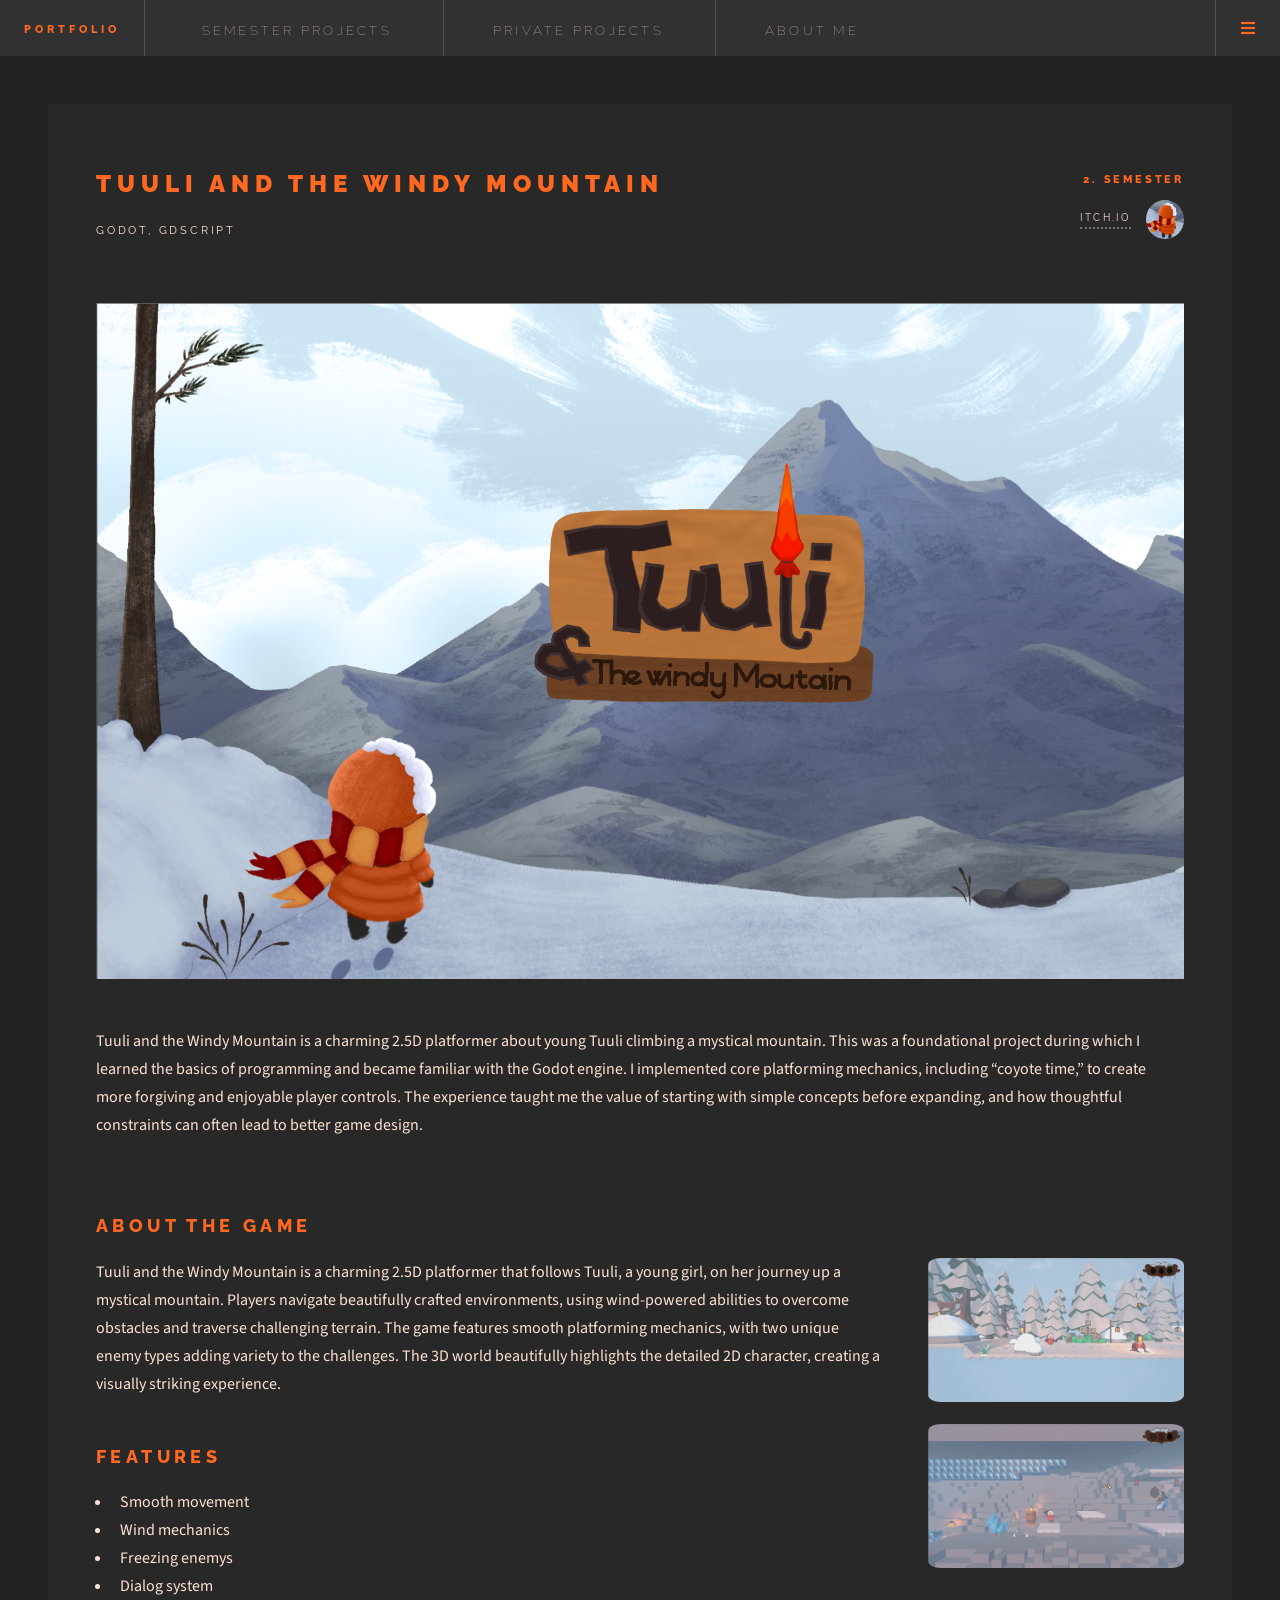
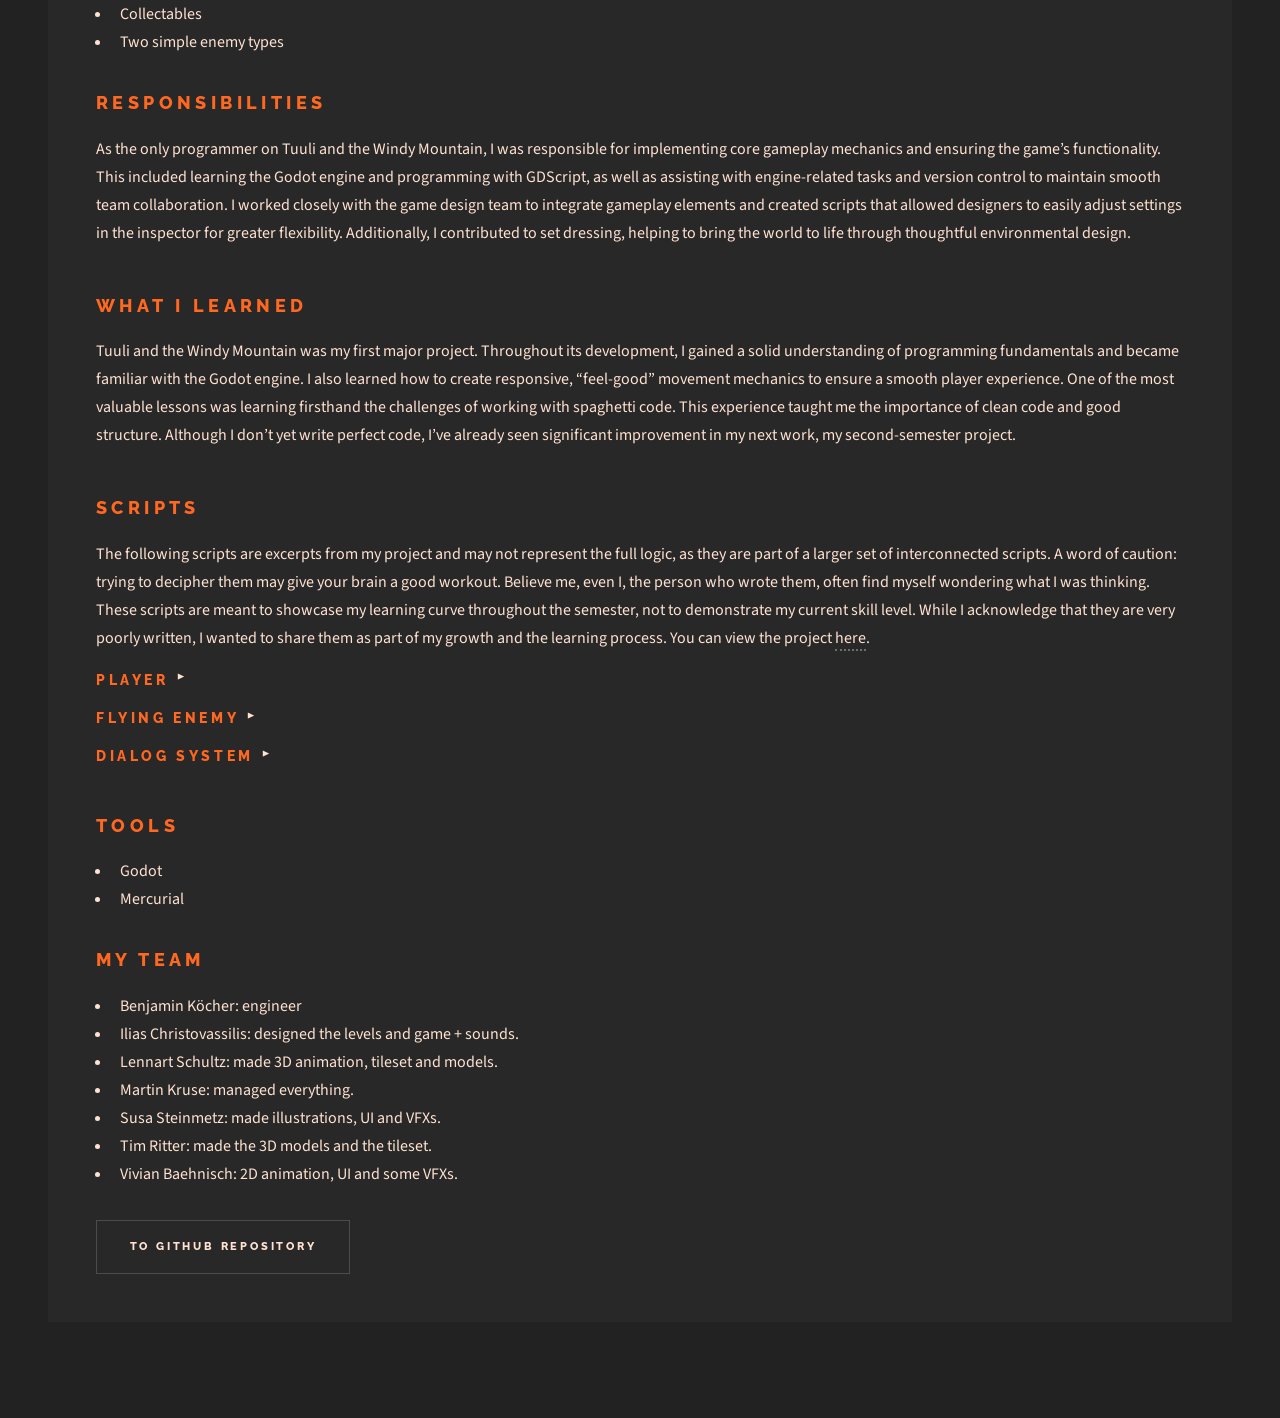
<file: TuuliAndTheWindyMountain.html>
<!DOCTYPE HTML>
<!--
	Future Imperfect by HTML5 UP
	html5up.net | @ajlkn
	Free for personal and commercial use under the CCA 3.0 license (html5up.net/license)
-->
<html>

<head>
	<title>Tuuli And The Windy Mountain</title>
	<meta charset="utf-8" />
	<meta name="viewport" content="width=device-width, initial-scale=1, user-scalable=no" />
	<link rel="stylesheet" href="assets/css/main.css" />
	<link rel="icon" type=" image/png" href="WebsiteIcon.png" />
</head>

<body class="is-preload">


	<!-- Wrapper -->
	<div id="wrapper">

		<!-- Header -->
		<header id="header">
			<h1><a href="index.html">Portfolio</a></h1>

			<nav class="links">
				<ul>
	
					<li class="dropdown">

						<button class="dropdown-button">semester projects</button>
						<div class="dropdown-content">
							<a href="TuuliAndTheWindyMountain.html">Tuuli And The Windy Mountain</a>
							<a href="BloodAndSteel.html">Blood And Steel</a>
							<a href="Ultranatural.html">Ultranatural</a>
							<a href="NeuronCrafter.html">NeuronCrafter</a>
						</div>
					</li>

					<li class="dropdown">

						<button class="dropdown-button">private projects</button>
						<div class="dropdown-content">
							<a href="GameProgrammingPatternsExercises.html">Game Programming Patterns Exercises</a>
							<a href="UnityExercises.html">Unity Exercises</a>
						</div>

					</li>
					<li class="dropdown">

						<button class="dropdown-button">About Me</button>
						<div class="dropdown-content">
							<a href="https://www.linkedin.com/in/benjamin-koecher-4913a52a2">LinkedIn</a>
							<a href="https://github.com/darkAssassine">GitHub</a>
						</div>

					</li>
					
				</ul>
				
			</nav>
			<nav class="main">
				<ul>
					<li class="menu">
						<a class="fa-bars" href="#menu">Menu</a>
					</li>
				</ul>
			</nav>
		</header>

		<!-- Menu -->
		<section id="menu">

			<!-- Links -->
				<section>
					<ul class="links">
						<li>							
								<h3>semester projects</h3>
								<a href="TuuliAndTheWindyMountain.html"><p>Tuuli And The Windy Mountain</p></a>
								<a href="BloodAndSteel.html"><p>Blood And Steel</p></a>
								<a href="Ultranatural.html"><p>Ultranatural</p></a>
								<a href="EnemyAI.html"><p>NeuronCrafter</p></a>
						</li>
						<li>
								<h3>private projects</h3>
								<a href="GameProgrammingPatternsExercises.html"><p>Game Programming Patterns Exercises</p></a>
					
								<a href="UnityExercises.html"><p>Unity Exercise</p></a>
						</li>
						<li>
								<h3>About Me</h3>
								<a href="https://www.linkedin.com/in/benjamin-koecher-4913a52a2"><p>LinkedIn</p></a>
								<a href="https://github.com/darkAssassine"><p>GitHub</p></a>
							</a>
						</li>
					</ul>
				</section>
		</section>

		<!-- Main -->
		<div id="main">

			<!-- Post -->
			<article class="post">
				<header>
					<div class="title">
						<h2><a href="https://s4g.itch.io/tuuli-and-the-windy-mountain">Tuuli And The Windy Mountain</a></h2>
						<p>Godot, GDScript</p>
					</div>
					<div class="meta">
						<time class="published" datetime="2015-10-22">2. Semester</time>
						<a href="https://s4g.itch.io/tuuli-and-the-windy-mountain" class="author"><span class="name">Itch.io</span><img
								src="images/TuuliAndTheWindyMountainIcon.png" /></a>
					</div>
				</header>
	
				<a href="https://s4g.itch.io/tuuli-and-the-windy-mountain" class="image featured"><img src="images/TuuliAndTheWindyMountainMain.png" alt="" /></a>
				<p>Tuuli and the Windy Mountain is a charming 2.5D platformer about young Tuuli climbing a mystical mountain.
					This was a foundational project during which I learned the basics of programming and became familiar with the Godot engine.
					I implemented core platforming mechanics, including “coyote time,” to create more forgiving and enjoyable player controls.
					The experience taught me the value of starting with simple concepts before expanding, 
					and how thoughtful constraints can often lead to better game design.
				</p>
				<br>
				<br>

			
					<h2>About the Game</h2>
						<div class="gif-column">
					<img src="images/TuuliAndTheWindyMountainGameplay0.gif" alt="GIF 1">
					<img src="images/TuuliAndTheWindyMountainGameplay1.gif" alt="GIF 2">
				  </div>
				<p>
					Tuuli and the Windy Mountain is a charming 2.5D platformer that follows Tuuli, 
					a young girl, on her journey up a mystical mountain. 
					Players navigate beautifully crafted environments, 
					using wind-powered abilities to overcome obstacles and traverse challenging terrain. 
					The game features smooth platforming mechanics, with two unique enemy types adding variety to the challenges. 
					The 3D world beautifully highlights the detailed 2D character, creating a visually striking experience.
				</p>
			
				<br>

				<h2>Features</h2>
				<ul>
					
					<li>Smooth movement</li>
					<li>Wind mechanics</li>
					<li>Freezing enemys</li>
					<li>Dialog system</li>
					<li>Collectables</li>
					<li>Two simple enemy types</li>
				</ul>
				
			

				<h2>Responsibilities</h2>
				<p>As the only programmer on Tuuli and the Windy Mountain, I was responsible for implementing core gameplay mechanics and ensuring the game’s functionality. 
					This included learning the Godot engine and programming with GDScript, 
					as well as assisting with engine-related tasks and version control to maintain smooth team collaboration. 
					I worked closely with the game design team to integrate gameplay elements and created scripts that allowed designers to easily adjust 
					settings in the inspector for greater flexibility. 
					Additionally, I contributed to set dressing, helping to bring the world to life through thoughtful environmental design.</p>
					
						<br>
			

				<h2>What I learned</h2>
				<p>Tuuli and the Windy Mountain was my first major project. 
					Throughout its development, I gained a solid understanding of programming fundamentals and became familiar with the Godot engine. 
					I also learned how to create responsive, “feel-good” movement mechanics to ensure a smooth player experience. 
					One of the most valuable lessons was learning firsthand the challenges of working with spaghetti code. 
					This experience taught me the importance of clean code and good structure. Although I don’t yet write perfect code, 
					I’ve already seen significant improvement in my next work, my second-semester project.</p>
					<br>
					
				<h2>Scripts</h2>
				<p>The following scripts are excerpts from my project and may not represent the full logic, 
					as they are part of a larger set of interconnected scripts. A word of caution: 
					trying to decipher them may give your brain a good workout. Believe me, even I, 
					the person who wrote them, often find myself wondering what I was thinking. 
					These scripts are meant to showcase my learning curve throughout the semester, 
					not to demonstrate my current skill level. While I acknowledge that they are very poorly written, 
					I wanted to share them as part of my growth and the learning process. You can view the project <a href="https://github.com/darkAssassine/TuuliAndTheWindyMountain">here</a>.</p>
				<details><summary><h3>Player</h3><span class = "arrow">▶</span></summary>
					<pre><code>class_name Player
extends CharacterBody3D

signal player_died

@export var speed : float = 8
@export var jump_strenght : float = 9.5

@export var dash_time = 0.2
@export var dash_speed : float = 20
@export var dash_cooldwon = 0.5
@export var gravity_multiplier : float = 1.5

@export var min_x_rotation_speed : float = 5
@export var x_rotation_speed : float = 10
@export var slow_speed : float = 5
@export var min_slow_speed :float = 1
@export var wind_x_speed : float = 2

@export var wind_multi : float = 1.2
@export var floating_speed : float = 5
@export var min_floatin_speed : float = 5
@export var wind_dampening : float = 4
@export var out_of_wind_time : float = 0.2

@export var cojote_time : float = 0.5
@export var original_jump_buffer_time : float = 0.5
@export var frezze_timer_wait_timer : float = 0.1
@export var sprite_offset_x :float = 0.12


@export var dash_vfx_timer : float = 0.01

@export var knockback_duration: float = 3

@export var dash_vfx : PackedScene
@export var bullet : PackedScene
@export var dash_cooldown_color : Color
var gravity : float = ProjectSettings.get_setting("physics/3d/default_gravity")
var direction : int
var last_direction : int 
var knockback : float 
var cam_ray_dir : Vector2 = Vector2.ZERO
var death_started = false
var plattfrom_speed : float= 0
var enemy
var direction_can_change = true
var talking = false
var wind : Vector2 = Vector2.ZERO
var max_wind_speed = Vector2.ZERO
var shoot_direction : Vector2 = Vector2.ZERO
var umbrella_rotation : float
var dash_direction
var wind_umbrella_speed
var is_umbrella_open : bool = false
var is_dashing : bool = false
var can_damage : bool = false
var can_jump : bool = true
var is_aiming : bool = false
var is_dead : bool = false

var is_freezed : bool = false
var is_gravity : bool = true
var dash_input : bool = false
var shoot_input: bool = false
var shoot_cooldown_over = true
var unfreeze_timer_started : bool = false

var can_open_umbrella = true
var can_dash = true
var can_dash1 = true
var can_shoot = true
var can_move = true
var animation_playing = false
var is_falling = false

var x_wind_rotation : float
var y_wind_rotation : float
var is_last_input_gamepad
var anim_can_change = true
var anim_can_change2 = true
var play_open_sound : bool = true
var first_time_on_floor = true
var can_die : bool = true
var play_open_anim = true
var play_close_anim = false

var left :bool = false
var mid :bool= false
var right :bool= false

@onready var left_marker_position = $LeftMarker.position
@onready var right_marker_position = $RightMarker.position

@onready var respawn_position = global_position
@onready var walk_sound : AudioStreamPlayer = $WalkSound
@onready var dash_sound : AudioStreamPlayer = $DashSound

@onready var jump_buffer_time = 0
@onready var original_speed : float = speed
@onready var dash_timer : Timer = $DashTimer
@onready var original_out_of_wind_time : float = out_of_wind_time
@onready var original_cojote_time : float = cojote_time
@onready var original_floating_speed : float = floating_speed
@onready var original_gravity : float = gravity
@onready var original_wind_x_speed : float = wind_x_speed
@onready var anim_player = $AnimationPlayer
@onready var sprite_x_position = $AnimatedSprite3D.position.x
@onready var original_dash_vfx_timer = dash_vfx_timer
@onready var cam_ray_cast_right : RayCast3D = $CameraRayCastRight
@onready var cam_ray_cast_up : RayCast3D = $CameraRaycastUp

func _ready():
	$FakePlayer/ColorRect.visible = false
	$FakePlayer.visible =false
	$AnimatedSprite3D.visible = true
	$JumpVFX.visible = true
	$LandVFX.visible = true
	$WalkVFX.visible = true
	$WalkVFX.frame = 0
	$JumpVFX.frame = 0
	$LandVFX.frame = 0
	$DeathShape.disabled = true
	set_animation("death_fall")
	anim_can_change2 = false
	position.z = 0
	last_direction = 1
	dash_timer.wait_time = dash_time
	$DashCooldown.wait_time = dash_cooldwon
	$FrezzeTimer.wait_time = frezze_timer_wait_timer
	can_move = false
	can_open_umbrella = false
	$Umbrella.visible = false
	
func _physics_process(delta):
	$CollectableScreen/Left.visible = left
	$CollectableScreen/Mid.visible = mid
	$CollectableScreen/Right.visible = right
	if first_time_on_floor && is_on_floor():
		first_time_on_floor = false
		anim_can_change2 = true
		set_animation("realive")
		anim_can_change2 = false
	
	if not is_on_floor():
		not_on_floor(delta)
	
	left_marker_position = $LeftMarker.global_position
	right_marker_position = $RightMarker.global_position
	
	if velocity == Vector3(0,0,0)|| (!direction && !velocity.y):
		set_animation("idle")
	if enemy:
		if enemy.can_damage:
			set_animation("death")
			anim_can_change = false
			$DeathShape.disabled = false
			$PhysicShape.disabled = true
	if can_dash:
		
	
		$Umbrella/UmbrellaAnim.modulate = Color(1,1,1)
		
	else:

		$Umbrella/UmbrellaAnim.modulate = dash_cooldown_color
		
	if !is_freezed:
		try_jump(delta)
		
		
		if can_move:
			movement(delta)
		else:
			direction = 0
			if !is_dashing:
				velocity.x = 0
		
		move_and_slide()
	
		play_sound_and_VFX()
		if dash_input:
			dash()
		if shoot_input:
			shoot()
	else:
		if unfreeze_timer_started == false:
			$FrezzeTimer.start()
			unfreeze_timer_started = true
	rotate_umbrella(delta)
	check_umbrella(delta)
	if is_dashing:
		dashing(delta)
	
	if Input.is_action_just_released("shoot") && is_umbrella_open && can_shoot &&shoot_cooldown_over:
		shoot()
	if direction:
		if is_on_floor():
			set_animation("run")
			
	cam_ray_dir = Vector2(1,1)
	
	if last_direction<0:
		cam_ray_dir.x = -1
	if last_direction>0:
		cam_ray_dir.x = 1
	if velocity.y < 0:
		cam_ray_dir.y = -1
	if velocity.y > 0:
		cam_ray_dir.y = 1
	if velocity.y < 0.1 &&  velocity.y > -0.1:
		cam_ray_dir.y = -1

	
	cam_ray_cast_right.target_position.x =  abs(cam_ray_cast_right.target_position.x) * cam_ray_dir.x
	cam_ray_cast_up.target_position.y =  abs(cam_ray_cast_up.target_position.y) * cam_ray_dir.y

	if cam_ray_cast_right.is_colliding() && cam_ray_cast_up.is_colliding():
		$PlayerCamera.set_offset(Vector2(velocity.x, velocity.y), delta , cam_ray_cast_right.get_collision_point().x -global_position.x ,cam_ray_cast_up.get_collision_point().y-global_position.y)
	elif cam_ray_cast_right.is_colliding():
		$PlayerCamera.set_offset(Vector2(velocity.x, velocity.y), delta ,cam_ray_cast_right.get_collision_point().x-global_position.x , 0)
	elif cam_ray_cast_up.is_colliding():
		$PlayerCamera.set_offset(Vector2(velocity.x, velocity.y), delta , 0 , cam_ray_cast_up.get_collision_point().y-global_position.y)
	else:
		$PlayerCamera.set_offset(Vector2(velocity.x, velocity.y), delta ,0, 0)
	
	
	
	#$PlayerCamera.set_offset(Vector2(velocity.x, velocity.y), delta)
	
	
	
func _unhandled_input(event):
	if event is InputEventKey or event is InputEventMouse:
		is_last_input_gamepad = false
	else:
		is_last_input_gamepad = true
		
	if !is_freezed:
		if event.is_action_pressed("jump") && can_dash1 && can_dash && is_umbrella_open && !is_on_floor():
			if not is_dashing:
				dash_input = true
				is_freezed = true
				
			


func movement(delta):

	
	if is_falling && is_on_floor():
		is_falling = false
		set_animation("fall_ended")
		$LandVFX.global_position = Vector3(global_position.x, global_position.y -0.726, 0)
		$LandVFX.play("land")
		pass
	if direction_can_change:
		direction = Input.get_axis("left", "right")
	else:
		direction = 1
	if direction:
		last_direction = direction
		if direction < 0:
			pass
		else:
			pass
	if !wind:
		out_of_wind_time -= delta
		
	if wind || is_on_floor():
		out_of_wind_time = original_out_of_wind_time
	
func try_jump(delta):
	jump_buffer_time -= delta

	
	if is_on_floor():
		cojote_time = original_cojote_time
		can_jump = true
	
	if Input.is_action_just_pressed("jump"):
		jump_buffer_time = original_jump_buffer_time
	
	if (Input.is_action_just_pressed("jump") || jump_buffer_time > 0)and can_jump:
		velocity.y = jump_strenght
		set_animation("jump")
		$JumpVFX.global_position = global_position
		$JumpVFX.play("jump")
		$JumpSound.play_sound()
		can_jump = false

func check_umbrella(delta):
	
	if Input.is_action_pressed("umbrella_open") && can_open_umbrella:
		is_umbrella_open = true
		umbrella_open(delta)
		
	else:
		is_umbrella_open = false
		play_open_sound = true
		umbrella_closed(delta)

func umbrella_closed(delta):
	
	
	if play_close_anim:
		$Umbrella/UmbrellaAnim.play("close")
		play_close_anim = false
	play_open_anim = true
	
	if last_direction < 0:
		$AnimatedSprite3D.flip_h = true
		$AnimatedSprite3D.position.x = sprite_offset_x
	elif last_direction > 0:
		$AnimatedSprite3D.flip_h = false
		$AnimatedSprite3D.position.x = sprite_x_position

	if can_move && !is_dashing :
		velocity.x =  wind.x + (speed * direction) + plattfrom_speed + knockback

		knockback = lerpf(knockback, 0, delta * knockback_duration)
		
		
	if wind.x && !is_dashing:
		if velocity.x >= max_wind_speed.x:
			velocity.x = max_wind_speed.x

func umbrella_open(delta):
	play_close_anim = true
	if play_open_anim:
		$Umbrella/UmbrellaAnim.play("open")
		play_open_anim = false
		
	if play_open_sound:
		$UmbrellaOpenSound.play()
	play_open_sound = false
	umbrella_rotation =  rad_to_deg(umbrella_rotation)
	if abs(umbrella_rotation)>=90:
		$AnimatedSprite3D.flip_h = true
		$AnimatedSprite3D.position.x = sprite_offset_x
	elif abs(umbrella_rotation)<90:
		$AnimatedSprite3D.flip_h = false
		$AnimatedSprite3D.position.x = sprite_x_position
	$Umbrella.visible = true
	umbrella_rotation =  deg_to_rad(umbrella_rotation)
	if can_move && !is_dashing:
		
		velocity.x = (wind.x * wind_multi * x_wind_rotation) + (speed * direction ) + (plattfrom_speed) +knockback + wind_x_speed
		
		knockback = lerpf(knockback, 0, delta * knockback_duration)
		
		
	if wind.x && !is_dashing:
		if velocity.x >= max_wind_speed.x && max_wind_speed.x >0:
			velocity.x = max_wind_speed.x
		if velocity.x < max_wind_speed.x && max_wind_speed.x < 0:
			velocity.x = max_wind_speed.x
	
	if wind.y:
		
		if $GlideSound.playing == false:
			$GlideSound.play()
		
		if velocity.y >= max_wind_speed.y && max_wind_speed.y >0:
			velocity.y = max_wind_speed.y
		if velocity.y < max_wind_speed.y && max_wind_speed.y < 0:
			velocity.y = max_wind_speed.y
			
		set_animation("fly")
		velocity.y += wind.y* y_wind_rotation * delta
	
		if velocity.y < 0 && wind.y >0&& umbrella_rotation <0:
			velocity.y += delta * wind_dampening
		if velocity.y >0 && wind.y <0 && umbrella_rotation >0:
			velocity.y -= delta * wind_dampening

func not_on_floor(delta):
	
	if is_gravity:
		
		cojote_time -= delta 
	
		if cojote_time > 0 && can_jump:
			can_jump = true
	
		else:
			can_jump = false
			
		
	if is_umbrella_open && out_of_wind_time < 0:
		if umbrella_rotation < 0  && velocity.y <0: 
			
			velocity.y = -floating_speed  
			set_animation("fall_idle")
		else:
			if out_of_wind_time <0:
				velocity.y -= gravity * delta
				set_animation("fall_idle")
			
	else:
		if velocity.y < 0:
			set_animation("fall_idle")
			is_falling = true
			velocity.y -= gravity * delta * gravity_multiplier
			
		else:
			velocity.y -= gravity * delta

func shoot():
	$Umbrella/AnimatedSprite3D.play("shoot")
	$ShootSound.play()
	$PlayerCamera.apply_strenght()
	shoot_cooldown_over = false
	$ShootCooldown.start()
	
	$BulletSpawn.DIRECTION = umbrella_rotation
	var b = bullet.instantiate()
	b.position = $Umbrella/UmbrellaAnim/BSpawn.global_position
	b.position.z = global_position.z
	$BulletSpawn.add_child(b)
	b.global_position = $Umbrella/UmbrellaAnim/BSpawn.global_position
	shoot_input = false
	$Umbrella/UmbrellaAnim/BSpawn/RayCast3D.enabled  = true
	$Umbrella/UmbrellaAnim/BSpawn/Timer.start()
	
func dash():	
	
	$PlayerCamera.apply_strenght()
	dash_sound.play()
	dash_timer.start()
	is_dashing = true
	is_gravity = false
	can_move = false
	dash_direction = Vector2.from_angle(umbrella_rotation)
	dash_direction = dash_direction.normalized()
	dash_input = false
	set_collision_layer_value(1,true)
	set_collision_mask_value(1, true)
	set_collision_mask_value(2, false)
	set_collision_mask_value(3, true)
	$HitBox.set_collision_mask_value(1, false)
	$HitBox.set_collision_layer_value(1, false)
	
func dashing(delta):
	is_dashing = true
	gravity = 0
	velocity.x = dash_direction.x *dash_speed
	velocity.y = dash_direction.y * -dash_speed
	
	dash_vfx_timer += delta
	if dash_vfx_timer > original_dash_vfx_timer:
		dash_vfx_timer = 0
		var image = dash_vfx.instantiate()
		image.position = Vector3(0,0,-0.1)
		$Particle.add_child(image)
		if direction < 0:
			image.flip_sprites()
		image.global_position = $ParticleSpawnPosition.global_position 
	move_and_slide()
		
func rotate_umbrella(delta):


	umbrella_rotation = Vector2(global_position.x, global_position.y).angle_to_point(Vector2(global_position.x + get_window().get_mouse_position().x- 1920/2 +$PlayerCamera.position.x * 50, global_position.y + get_window().get_mouse_position().y- 1080/2 -$PlayerCamera.position.y * 50))                                                                                                                   
		
	$Umbrella.rotation.z =-umbrella_rotation

	umbrella_rotation = rad_to_deg(umbrella_rotation)

	if wind.y:
		if wind.y <0:
			if umbrella_rotation<=90:
				y_wind_rotation = (umbrella_rotation/90+1)
			if umbrella_rotation >90:
				y_wind_rotation =  1-(umbrella_rotation-90)/90+1

		if wind.y > 0:
			if umbrella_rotation<=0:
				if abs(umbrella_rotation)<=90:
					y_wind_rotation = abs(umbrella_rotation/90)+1
					
				if abs(umbrella_rotation)>90:
					y_wind_rotation = (1-abs(abs(umbrella_rotation)-90)/90)+1
					
			if umbrella_rotation >0:
				if umbrella_rotation <= 90:
					y_wind_rotation = 1-abs(umbrella_rotation/90)
				if umbrella_rotation > 90:
					y_wind_rotation = abs(abs(umbrella_rotation)-90)/90

		y_wind_rotation = abs(y_wind_rotation)
	if umbrella_rotation > 0 && is_umbrella_open && wind.y == 0:
		if umbrella_rotation<=90:
			gravity = abs(original_gravity *(umbrella_rotation/90+1)) 
		if umbrella_rotation >90:
			gravity = abs(original_gravity * (1-(umbrella_rotation-90)/90+1))

	else: 
		gravity = original_gravity
	
	if umbrella_rotation < 0 && umbrella_rotation> -180:
	
		floating_speed = min_floatin_speed+original_floating_speed-abs(original_floating_speed * ((abs(umbrella_rotation + 90)/90) -1))
	
	if umbrella_rotation < 0 && wind.y > 0:
		if abs(umbrella_rotation) <= 45:
			wind_x_speed = original_wind_x_speed * abs(umbrella_rotation)/45
		if abs(umbrella_rotation) > 45:
			wind_x_speed = original_wind_x_speed * (1-(abs(umbrella_rotation)-45)/45)
		if abs(umbrella_rotation) >= 90:
			wind_x_speed = -original_wind_x_speed * ((abs(umbrella_rotation)-90)/45)
		if abs(umbrella_rotation) >= 135:
			wind_x_speed = -original_wind_x_speed * (1-(abs(umbrella_rotation)-135)/45)

	
	else:
		wind_x_speed = 0
		

	if last_direction>0:
		if abs(umbrella_rotation)<=45 && umbrella_rotation <=0:
			speed = x_rotation_speed * abs(umbrella_rotation/45) +min_x_rotation_speed
			
		if abs(umbrella_rotation)>45 && umbrella_rotation <=0:
			speed = x_rotation_speed * (1-((abs(umbrella_rotation)-45)/45)) + min_x_rotation_speed
		
		if abs(umbrella_rotation)>90:
			speed = slow_speed * (1-(abs(umbrella_rotation)-90)/90) + min_slow_speed
			
	if last_direction<0:
		if abs(umbrella_rotation)<90:
			speed = slow_speed * ((abs(umbrella_rotation)/90)) + min_slow_speed
		if umbrella_rotation<-90:
			speed = x_rotation_speed * ((abs(umbrella_rotation)-90)/45) + min_x_rotation_speed
		if umbrella_rotation<=-135:
			speed = x_rotation_speed * (1-(abs(umbrella_rotation)-135)/45) + min_x_rotation_speed

			
	if wind && is_umbrella_open:
		if wind.x > 0:
			if abs(umbrella_rotation)<=90:
				x_wind_rotation = 1-abs(umbrella_rotation)/90

				x_wind_rotation = x_wind_rotation +1

			if abs(umbrella_rotation)>90:
				x_wind_rotation = 1-abs(abs(umbrella_rotation)-90)/90

		if wind.x < 0:
			if abs(umbrella_rotation)<=90:
				x_wind_rotation = abs(umbrella_rotation)/90

			if abs(umbrella_rotation)>90:
				x_wind_rotation = abs(abs(umbrella_rotation)-90)/90
				
				x_wind_rotation = x_wind_rotation +1
	
	if is_on_floor() || !is_umbrella_open:
		speed = original_speed
	
	
	
	umbrella_rotation = deg_to_rad(umbrella_rotation)
	
func dash_ended():
	gravity = original_gravity
	is_gravity = true
	speed = original_speed
	is_dashing = false
	can_move = true
	can_dash = false
	velocity.x = lerpf(velocity.x, 0, 0.5)
	velocity.y = lerpf(velocity.y, 0, 0.5)
	$DashCooldown.start()
	set_collision_layer_value(1,true)
	set_collision_mask_value(1, true)
	set_collision_mask_value(2, true)
	$HitBox.set_collision_mask_value(1, true)
	$HitBox.set_collision_layer_value(1, true)
	
func play_sound_and_VFX():
	if direction:
		if is_on_floor():
			if walk_sound.playing == false:
				$WalkSound.play()
				$WalkVFX.play("WalkVFX")
			if direction < 1:
				$WalkVFX.position.x = abs($WalkVFX.position.x)
				$WalkVFX.flip_h = false
				$WalkVFX.visible = true
			else:
				$WalkVFX.position.x = -abs($WalkVFX.position.x)
				$WalkVFX.flip_h = true
				$WalkVFX.visible = true
		else:
			$WalkSound.stop()
			$WalkVFX.visible = false
	else:
		$WalkSound.stop()
		$WalkVFX.visible = false

func player():
	pass

func on_dead():
	if !death_started:
		$Death.start()
		$DeathSound.play()
		death_started = true
		if anim_player.current_animation != "death":

			set_animation("death")
			anim_can_change = false
			can_open_umbrella = false
			is_freezed = true
			can_move = false
			is_dead = false
			enemy= 0
			$HitBox/CollisionShape3D.disabled =true
	
func death():

	$HitBox/CollisionShape3D.disabled =false
	enemy= 0
	can_open_umbrella = true
	anim_can_change = false
	
	is_freezed = true
	visible = false
	emit_signal("player_died")
	$BulletSpawn.delete_children()
	$DeathShape.disabled = true
	$PhysicShape.disabled = false
	anim_can_change = true
	can_move = true
	is_dead = false
	
func respawn():
	set_animation("idle")
	$HitBox/CollisionShape3D.disabled =false
	enemy= 0
	anim_can_change = true
	is_freezed = false
	can_open_umbrella = true
	anim_can_change = true
	is_dead = false
	$DeathTimer.start()
	is_freezed = false
	visible = true
	global_position = respawn_position
	velocity = Vector3(0,0,0)
	visible = true
	$BulletSpawn.delete_children()
	$DeathShape.disabled = true
	$PhysicShape.disabled = false
	anim_can_change = true
	can_move = true
	is_dead = false
	
func enemy_entered(body):
	if body.has_method("enemy"):
		enemy = body
		if body.can_damage:
			on_dead()
			
	if body.has_method("spikes"):
		enemy = 0
		if body.can_damage:
			on_dead()
			
	if body.has_method("flying_enemy"):
		enemy = body
		if body.can_damage:
			on_dead()
			
func unfreeze():
	is_freezed = false

func set_animation(anim_name: String):
	if anim_can_change && anim_can_change2:
		anim_player.play(anim_name)

func cooldown_ended():
	can_dash = true

func _on_frezze_timer_timeout():
	unfreeze()
	can_move = true
	unfreeze_timer_started = false

func _on_shoot_cooldown_timeout():
	shoot_cooldown_over = true

func enemy_exited(body):
	if body.has_method("enemy") || body.has_method("spikes"):
		enemy = 0







func _on_death_timer_timeout():
	is_dead = false

func disable():
	is_freezed = true
	unfreeze_timer_started = true
	$PhysicShape.disabled = true
	$HitBox/CollisionShape3D.disabled = true
	gravity = 0

func enable():
	is_freezed = false
	anim_can_change = true
	anim_can_change2 = true
	unfreeze_timer_started = false
	$PhysicShape.disabled = false
	$HitBox/CollisionShape3D.disabled = false
	gravity = original_gravity
	can_open_umbrella = true
	if !talking:
		can_move = true


func enable2():
	is_freezed = false
	anim_can_change = true
	anim_can_change2 = true
	unfreeze_timer_started = false
	$PhysicShape.disabled = false
	$HitBox/CollisionShape3D.disabled = false
	gravity = original_gravity
	if !talking:
		can_move = true


func is_talking():
	anim_can_change2 = true
	set_animation("idle")
	anim_can_change2 = false
	direction = 0
	can_move = false
	can_open_umbrella = false

	

func _on_death_timeout():
	death_started = false


func change_to_idle():
	anim_can_change2 = true
	set_animation("idle")
	enable2()
		


func umbrella_anim_finished():
	if !is_umbrella_open:
		$Umbrella.visible = false 

func play_end():
	can_move = true
	$FakePlayer.visible = true
	$AnimatedSprite3D.visible = false
	$JumpVFX.visible = false
	$LandVFX.visible = false
	$WalkVFX.visible = false
	$FakePlayer/AnimatedSprite3D2.play("run")
	$FakePlayer/WalkVFX2.play("WalkVFX")
	direction_can_change = false
	direction = 1
	$FakePlayer/AnimationPlayer.play("fade_in")
	$FakePlayer/ColorRect.visible = true





func _on_animation_player_animation_finished(anim_name):
	get_parent().restart_game()
						</code></pre></details>

				<details><summary><h3>Flying enemy</h3><span class = "arrow">▶</span></summary>
				<pre><code>extends PathFollow3D

@export var move_speed :float = 2
@export var up_down_speed : float = 0.5
@export var freeze_duration : float = 2
@export var cooldown : float = 1
@export var enemy_bullet : PackedScene

var a : AnimationPlayer
var player = 0
var can_damage = true
var direction : Vector2 = Vector2.ZERO
var is_dead = false
var is_freezed = false
var can_shoot = true
var freeze_timer_started = false
var cooldown_timer_started = false
var in_range = false
var is_player_colliding = false

@onready var freeze_timer = $Path3D/RangedEnemy/FreezeTimer
@onready var cooldown_timer = $Path3D/RangedEnemy/Cooldown
@onready var original_move_speed = move_speed
@onready var original_up_down_speed = up_down_speed

func _ready(): 
	$Path3D/RangedEnemy/FlyingEnemy/AnimationPlayer.play("idle")
	freeze_timer.wait_time = freeze_duration
	cooldown_timer.wait_time = cooldown
	$Path3D/RangedEnemy/Propeller/AnimationPlayer.play("idle_propeller")
	$Path3D/RangedEnemy/FreezeSprite.visible = false
	
func _physics_process(delta):
	if $PropellerSound.playing == false:
		$PropellerSound.play()
	if !is_dead && !is_freezed:
		progress +=  move_speed *  delta
		$Path3D/RangedEnemy.progress += up_down_speed * delta
	
		if progress_ratio>0.95 && move_speed >0:
			move_speed = -abs(move_speed)
			$Path3D/RangedEnemy/RangeLine.target_position.x = -abs($Path3D/RangedEnemy/RangeLine.target_position.x)
			$Path3D/RangedEnemy/FlyingEnemy.flip_h = true
			$Path3D/RangedEnemy/BulletSpawn.position.x = -abs($Path3D/RangedEnemy/BulletSpawn.position.x)
			$Path3D/RangedEnemy/RangeArea.position.x = -abs($Path3D/RangedEnemy/RangeArea.position.x)
			

		if $Path3D/RangedEnemy.progress_ratio>0.95 && up_down_speed >0:
			up_down_speed = -abs(up_down_speed)
		
		
		
		if progress_ratio < 0.05 && move_speed <0:
			move_speed = abs(move_speed)
			$Path3D/RangedEnemy/RangeLine.target_position.x = abs($Path3D/RangedEnemy/RangeLine.target_position.x)
			$Path3D/RangedEnemy/FlyingEnemy.flip_h = false
			$Path3D/RangedEnemy/BulletSpawn.position.x = abs($Path3D/RangedEnemy/BulletSpawn.position.x)
			$Path3D/RangedEnemy/RangeArea.position.x = abs($Path3D/RangedEnemy/RangeArea.position.x)
			
		if $Path3D/RangedEnemy.progress_ratio < 0.05 && up_down_speed <0:
			up_down_speed = abs(up_down_speed)
		
	if player:
		if is_player_colliding && player.is_dashing && is_freezed:
			$Path3D/RangedEnemy/FlyingEnemy/AnimationPlayer.play("dead")
			$Path3D/RangedEnemy/FreezeSprite/AnimationPlayer.play("unfreeze")
			$UnfreezeSound.play()
			$DeathSound.play()
			$Timer.start()
		if in_range && can_shoot && !is_freezed:
			$Path3D/RangedEnemy/FlyingEnemy/AnimationPlayer.play("shoot")
			$ShootAntisipationSound.play()
		
			move_speed = 0
			up_down_speed = 0
	if player:
		if player.is_dead:
			in_range = false
		if is_dead && player.is_dead:
			respawn()

func flying_enemy():
	pass
		
func shoot():
	if can_shoot:
		if in_range:
			$Path3D/RangedEnemy/Bullets.global_position = Vector3.ZERO
			$Path3D/RangedEnemy/Bullets.position = Vector3.ZERO
			can_shoot = false
			cooldown_timer.start()
			direction = Vector2(player.global_position.x, player.global_position.y)- Vector2(global_position.x, global_position.y)                                               
			direction = direction.normalized()
			var b = enemy_bullet.instantiate()
			b.position = Vector3.ZERO
			$Path3D/RangedEnemy/Bullets.add_child(b)
			b.global_position = $Path3D/RangedEnemy/BulletSpawn.global_position
			b.direction = direction
			b.rotation.z =direction.angle()
		
	if !is_freezed:
		$Path3D/RangedEnemy/FlyingEnemy/AnimationPlayer.play("idle")
	move_speed = original_move_speed
	up_down_speed = original_up_down_speed
	
func on_cooldonw_timeout():
	can_shoot = true

func freeze():
	can_shoot = false
	can_damage = false
	move_speed = 0
	up_down_speed = 0
	is_freezed = true
	$Path3D/RangedEnemy/FreezeSprite/AnimationPlayer.play("freeze")
	$Path3D/RangedEnemy/FlyingEnemy/AnimationPlayer.stop(true)
	$FreezeSound.play()

	$Path3D/RangedEnemy/FreezeSprite.visible = true
	freeze_timer.start()

func on_freeze_timer_timeout():
	if !is_dead:
		$Path3D/RangedEnemy/FreezeSprite/AnimationPlayer.play("unfreeze")
		$UnfreezeSound.play()

func unfreeze():
	if !is_dead:
		can_damage = true
		move_speed = original_move_speed
		up_down_speed = original_up_down_speed
		is_freezed = false
	$Path3D/RangedEnemy/FlyingEnemy/AnimationPlayer.stop(false)
	$Path3D/RangedEnemy/FreezeSprite.visible = false
		
func respawn():
	pass
	
func on_dead():
	queue_free()
	$Path3D/RangedEnemy/FreezeSprite.visible = false
	visible = false
	move_speed = 0
	up_down_speed = 0
	can_shoot = false
	is_dead = true
	$Path3D/RangedEnemy/StaticBody3D/CollisionShape3D.disabled = true
	$Path3D/RangedEnemy/FreezeSprite.visible = false
func player_entered_range(body):
	if body.has_method("player"):
		player = body
		in_range = true


func player_exited_range(body):
	if body.has_method("player"):
		in_range = false
		if !is_freezed:
			$Path3D/RangedEnemy/FlyingEnemy/AnimationPlayer.play("idle")
		move_speed = original_move_speed
		up_down_speed = original_up_down_speed
		
func player_entered_hitbox(body):
	if body.has_method("player"):
		player = body
		is_player_colliding = true
		if can_damage:
			player.on_dead()
			
func player_exited_hitbox(body):
	if body.has_method("player"):
		is_player_colliding = false


func _on_hit_box_area_entered(area):
	if area.has_method("bullet"):
		freeze()

func invisible():
	$Path3D/RangedEnemy/FreezeSprite.visible = false


func _on_timer_timeout():
	queue_free()

func shoot_sound():
	$ShootSound.play()
					</code></pre></details>
<details><summary><h3>Dialog system</h3><span class = "arrow">▶</span></summary>
	<pre><code>extends CanvasLayer

signal load_next_level

@export var print_time = 0.02
@export var skip_time = 1
var total_text  : Array[String] = [] 
var is_tuuli_talking : Array[bool] = []
var text_a : String
var text_b : String
var text_c : String
var i : int = 0
var can_show_next = false
var timer_started = false
var actual_skip_time : float = 0

@onready var label : Label = $Label
@export var original_print_time = print_time

func _ready():
	label.text = ""
	visible = false
	$Label2.visible = false
	
	$TextureProgressBar.max_value = skip_time
	
func _physics_process(delta):
	if is_tuuli_talking && label.visible_characters > 1:
		if !$TuuliSound.is_playing():
			$TuuliSound.play()
		$FoxSound.stop()
		
	elif !is_tuuli_talking && label.visible_characters > 1:
		if !$FoxSound.is_playing():
			$FoxSound.play()
		$TuuliSound.stop()
	
	if visible :
		if Input.is_action_pressed("show_next"):
			actual_skip_time += delta
		else:
			actual_skip_time = 0
		if actual_skip_time >= skip_time:
			reset()
		$TextureProgressBar.value = actual_skip_time
	else:
		$TuuliSound.stop()
		$FoxSound.stop()
	
	print_time -= delta
	
	if i >0:
		if is_tuuli_talking && i<=is_tuuli_talking.size():
			if is_tuuli_talking[i-1] == true:
				$Tuuli.visible = true
				$Foxhead.visible = false
			else:
				$Tuuli.visible = false
				$Foxhead.visible = true
	else:
		if is_tuuli_talking && i<is_tuuli_talking.size():
			if is_tuuli_talking[i] == true:
				$Tuuli.visible = true
				$Foxhead.visible = false
			else:
				$Tuuli.visible = false
				$Foxhead.visible = true
	if print_time <= 0:
		if label.visible_characters <= label.get_total_character_count():
			label.visible_characters += 1
		print_time = original_print_time
	
	if label.visible_characters >= label.get_total_character_count():
		can_show_next = true
	if !timer_started && label.visible_characters > 2 && can_show_next && total_text:
		$Timer.start()
		timer_started = true
		
	if can_show_next && Input.is_action_just_pressed("show_next") && total_text:
		if total_text.size() == i && is_visible && label.get_total_character_count() > 2:
			reset()
		else:
			add_text(total_text[i])

func _unhandled_input(event):
	if event.is_action("show_next") && visible == true && total_text.size() < i:
		add_text(total_text[i])
		
func reset():
	total_text = []
	is_tuuli_talking = []
	visible = false
	i = 0
	label.text = ""
	emit_signal("load_next_level")

func set_text(text : Array[String] , talking_person : Array[bool]):
	$AnimationPlayer.play("move_in")
	is_tuuli_talking = talking_person
	can_show_next = false
	total_text = text
	add_text(total_text[i])
	visible = true

func add_text(text : String):
	$Label2.visible = false
	can_show_next = false
	i += 1
	label.text = text
	label.visible_characters = 0


func _on_timer_timeout():
	timer_started = false
	if can_show_next:
		$Label2.visible = true



		</code></pre></details>
<br>

<h2>Tools</h2>
				<ul>
					<li>Godot</li>	
					<li>Mercurial</li>
				</ul>
				

<h2>My Team</h2>
				<ul>
					<li>Benjamin Köcher: engineer</li>
					<li>Ilias Christovassilis: designed the levels and game + sounds.</li>
					<li>Lennart Schultz: made 3D animation, tileset and models.</li>
					<li>Martin Kruse: managed everything.</li>
					<li>Susa Steinmetz: made illustrations, UI and VFXs.</li>
					<li>Tim Ritter: made the 3D models and the tileset.</li>
					<li>Vivian Baehnisch: 2D animation, UI and some VFXs.</li>
				</ul>


				<footer>
					<br>
					<ul class="actions">
						<li><a href="https://github.com/darkAssassine/TuuliAndTheWindyMountain" class="button large">To GitHub repository</a></li>
					</ul>
				</footer>
			</article>

		</div>

	


			<!-- Footer -->
			

		</section>

	</div>

	<!-- Scripts -->
	<script src="assets/js/jquery.min.js"></script>
	<script src="assets/js/browser.min.js"></script>
	<script src="assets/js/breakpoints.min.js"></script>
	<script src="assets/js/util.js"></script>
	<script src="assets/js/main.js"></script>

</body>

</html>
</file>
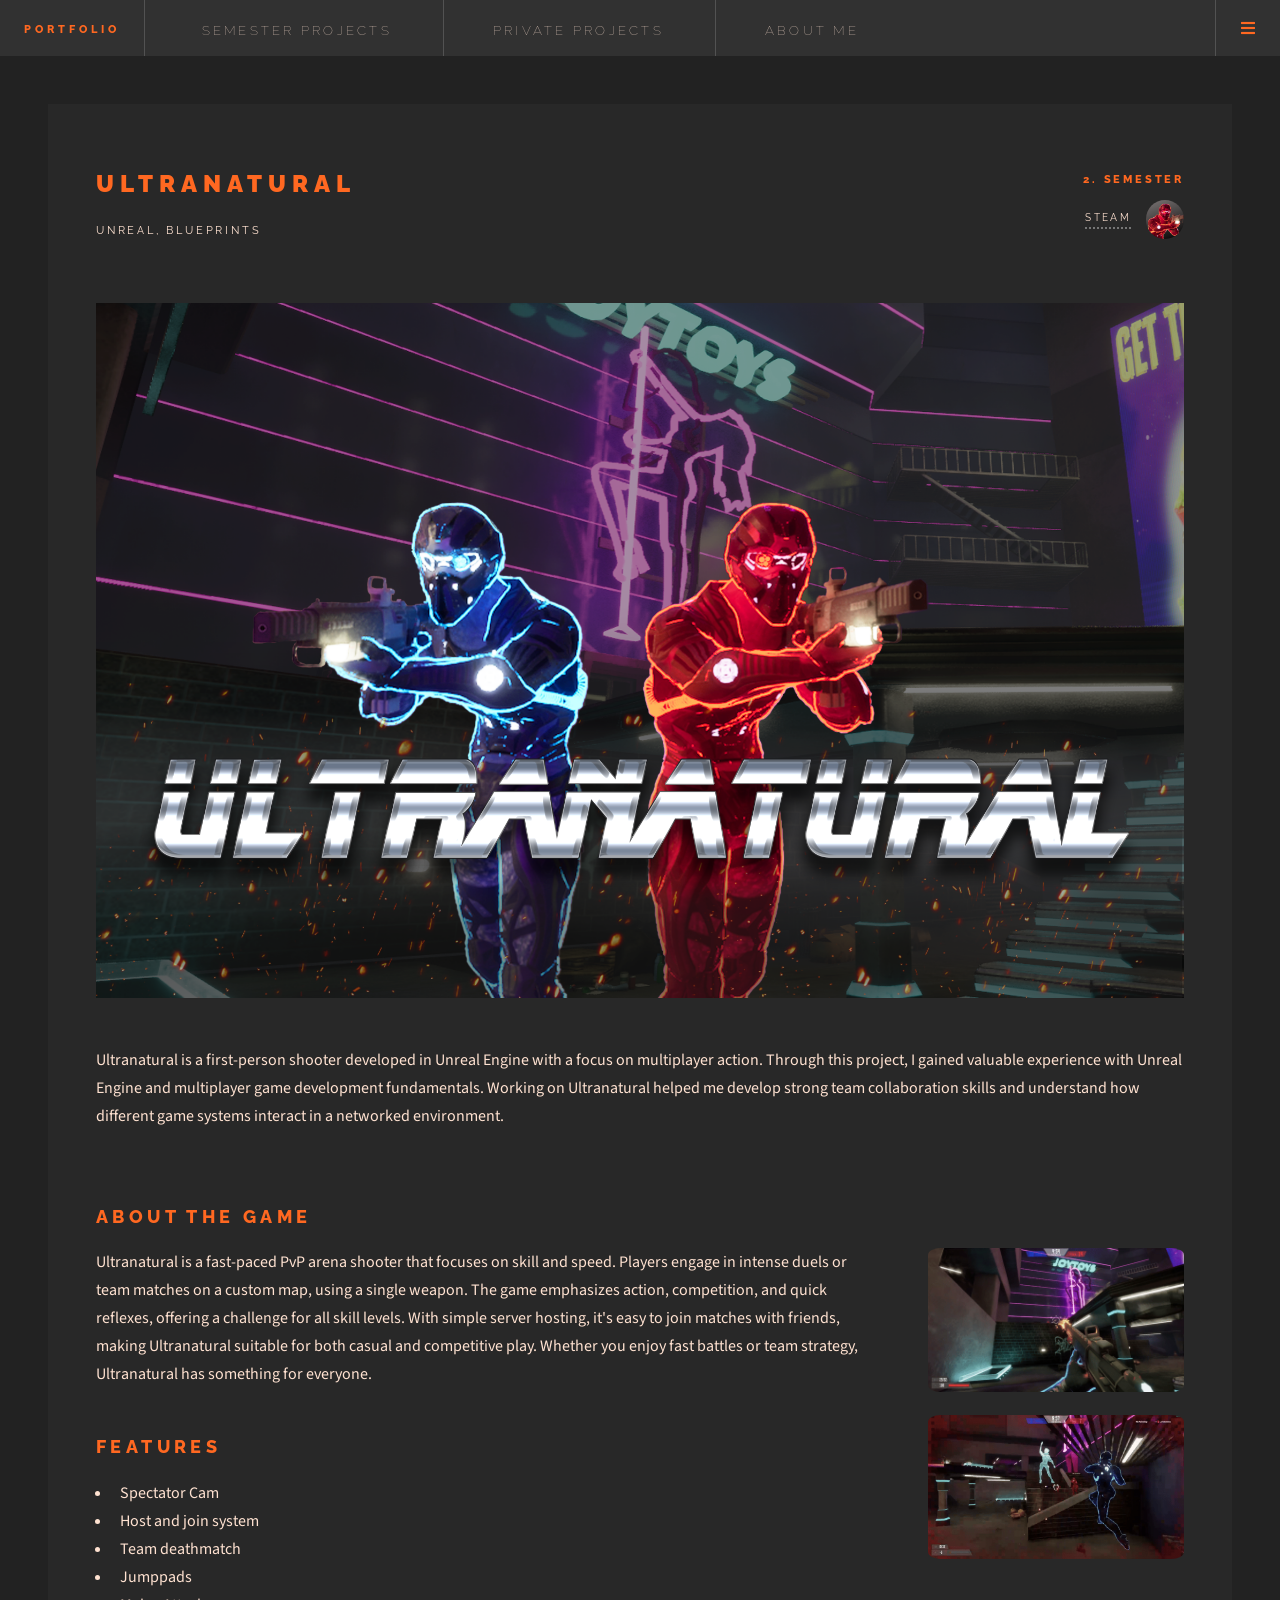
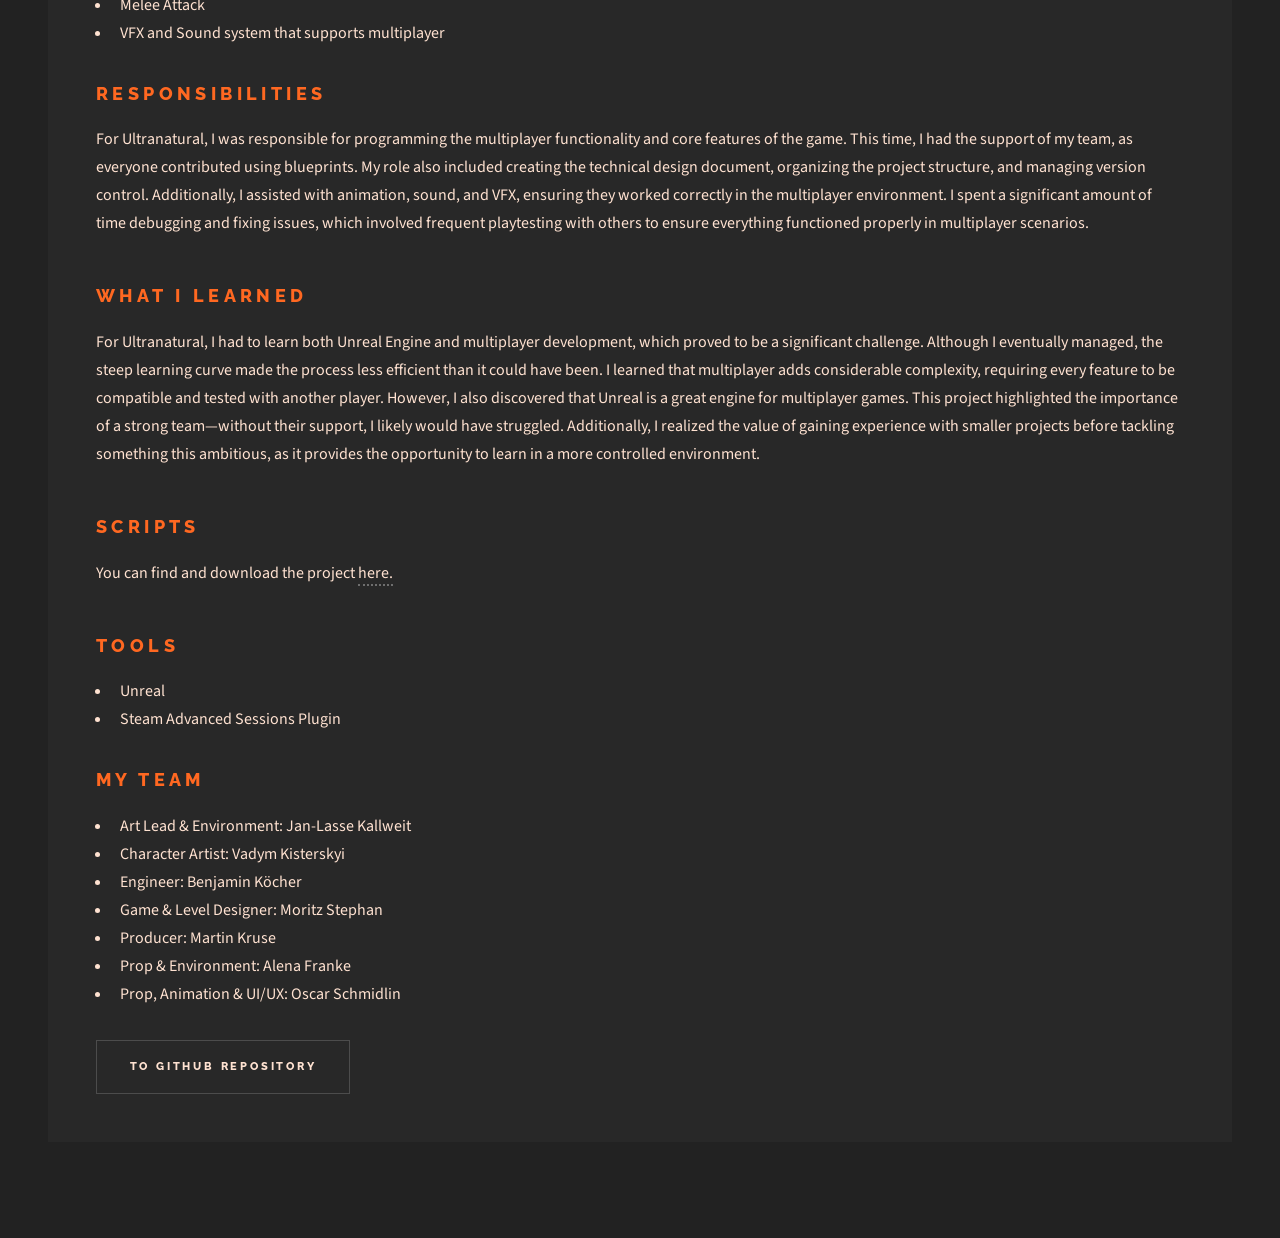
<file: Ultranatural.html>
<!DOCTYPE HTML>
<!--
	Future Imperfect by HTML5 UP
	html5up.net | @ajlkn
	Free for personal and commercial use under the CCA 3.0 license (html5up.net/license)
-->
<html>

<head>
	<title>Ultranatural</title>
	<meta charset="utf-8" />
	<meta name="viewport" content="width=device-width, initial-scale=1, user-scalable=no" />
	<link rel="stylesheet" href="assets/css/main.css" />
	<link rel="icon" type=" image/png" href="WebsiteIcon.png" />
</head>

<body class="is-preload">


	<!-- Wrapper -->
	<div id="wrapper">

		<!-- Header -->
		<header id="header">
			<h1><a href="index.html">Portfolio</a></h1>

			<nav class="links">
				<ul>
	
					<li class="dropdown">

						<button class="dropdown-button">semester projects</button>
						<div class="dropdown-content">
							<a href="TuuliAndTheWindyMountain.html">Tuuli And The Windy Mountain</a>
							<a href="BloodAndSteel.html">Blood And Steel</a>
							<a href="Ultranatural.html">Ultranatural</a>
							<a href="NeuronCrafter.html">NeuronCrafter</a>
						</div>
					</li>

					<li class="dropdown">

						<button class="dropdown-button">private projects</button>
						<div class="dropdown-content">
							<a href="GameProgrammingPatternsExercises.html">Game Programming Patterns Exercises</a>
							<a href="UnityExercises.html">Unity Exercises</a>
						</div>

					</li>
					<li class="dropdown">

						<button class="dropdown-button">About Me</button>
						<div class="dropdown-content">
							<a href="https://www.linkedin.com/in/benjamin-koecher-4913a52a2">LinkedIn</a>
							<a href="https://github.com/darkAssassine">GitHub</a>
						</div>

					</li>
					
				</ul>
				
			</nav>
			<nav class="main">
				<ul>
					<li class="menu">
						<a class="fa-bars" href="#menu">Menu</a>
					</li>
				</ul>
			</nav>
		</header>

		<!-- Menu -->
		<section id="menu">

			<!-- Links -->
				<section>
					<ul class="links">
						<li>							
								<h3>semester projects</h3>
								<a href="TuuliAndTheWindyMountain.html"><p>Tuuli And The Windy Mountain</p></a>
								<a href="BloodAndSteel.html"><p>Blood And Steel</p></a>
								<a href="Ultranatural.html"><p>Ultranatural</p></a>
								<a href="NeuronCrafter.html"><p>NeuronCrafter</p></a>
						</li>
						<li>
								<h3>private projects</h3>
								<a href="GameProgrammingPatternsExercises.html"><p>Game Programming Patterns Exercises</p></a>
		
								<a href="UnityExercises.html"><p>Unity Exercise</p></a>
						<li>
								<h3>About Me</h3>
								<a href="https://www.linkedin.com/in/benjamin-koecher-4913a52a2"><p>LinkedIn</p></a>
								<a href="https://github.com/darkAssassine"><p>GitHub</p></a>
							</a>
						</li>
					</ul>
				</section>
		</section>

		<!-- Main -->
		<div id="main">

			<!-- Post -->
			<article class="post">
				<header>
					<div class="title">
						<h2><a href="https://store.steampowered.com/app/3484710?snr=5000_5100__l">Ultranatural</a></h2>
						<p>Unreal, Blueprints</p>
					</div>
					<div class="meta">
						<time class="published" datetime="2015-10-22">2. Semester</time>
						<a href="https://store.steampowered.com/app/3484710?snr=5000_5100__" class="author"><span class="name">Steam</span><img
								src="images/UltranaturalIcon.png" /></a>
					</div>
				</header>
	
				<a href="https://store.steampowered.com/app/3484710?snr=5000_5100__" class="image featured"><img src="images/UltranaturalMain.png" alt="" /></a>
				<p>Ultranatural is a first-person shooter developed in Unreal Engine with a focus on multiplayer action. 
					Through this project, I gained valuable experience with Unreal Engine and multiplayer game development fundamentals. 
					Working on Ultranatural helped me develop strong team collaboration skills and understand how different game systems interact in a networked environment.
				</p>
				<br>
				<br>

			
					<h2>About the Game</h2>
						<div class="gif-column">
					<img src="images/Ultranatural0.gif" alt="GIF 1">
					<img src="images/Ultranatural1.gif" alt="GIF 2">
				  </div>
				<p>
					Ultranatural is a fast-paced PvP arena shooter that focuses on skill and speed. 
					Players engage in intense duels or team matches on a custom map, using a single weapon. 
					The game emphasizes action, competition, and quick reflexes, offering a challenge for all skill levels.
					With simple server hosting, 
					it's easy to join matches with friends, making Ultranatural suitable for both casual and competitive play. 
					Whether you enjoy fast battles or team strategy, Ultranatural has something for everyone.
				</p>
			
				<br>

				<h2>Features</h2>
				<ul>
					<li>Spectator Cam</li>
					<li>Host and join system</li>
					<li>Team deathmatch</li>
					<li>Jumppads</li>
					<li>Melee Attack</li>
					<li>VFX and Sound system that supports multiplayer</li>
				</ul>
				
			

				<h2>Responsibilities</h2>
					
				<p>For Ultranatural, I was responsible for programming the multiplayer functionality and core features of the game. 
					This time, I had the support of my team, as everyone contributed using blueprints. 
					My role also included creating the technical design document, organizing the project structure, and managing version control. 
					Additionally, I assisted with animation, sound, and VFX, ensuring they worked correctly in the multiplayer environment. 
					I spent a significant amount of time debugging and fixing issues, 
					which involved frequent playtesting with others to ensure everything functioned properly in multiplayer scenarios.</p>
						<br>
			

				<h2>What I learned</h2>
				<p>For Ultranatural, I had to learn both Unreal Engine and multiplayer development, 
					which proved to be a significant challenge. Although I eventually managed, 
					the steep learning curve made the process less efficient than it could have been. 
					I learned that multiplayer adds considerable complexity, 
					requiring every feature to be compatible and tested with another player. 
					However, I also discovered that Unreal is a great engine for multiplayer games. 
					This project highlighted the importance of a strong team—without their support, 
					I likely would have struggled. Additionally, 
					I realized the value of gaining experience with smaller projects before tackling something this ambitious, 
					as it provides the opportunity to learn in a more controlled environment.</p>
				
					<br>
					
				<h2>Scripts</h2>
				<p>You can find and download the project <a href="https://github.com/darkAssassine/Ultranatural">here.</a></p>

<br>

<h2>Tools</h2>
				<ul>
					<li>Unreal</li>	
					<li>Steam Advanced Sessions Plugin</li>
				</ul>
				

<h2>My Team</h2>
				<ul>
					<li>Art Lead & Environment: Jan-Lasse Kallweit</li>
					<li>Character Artist: Vadym Kisterskyi</li>
					<li>Engineer: Benjamin Köcher</li>
					<li>Game & Level Designer: Moritz Stephan</li>
					<li>Producer: Martin Kruse</li>
					<li>Prop & Environment: Alena Franke</li>
					<li>Prop, Animation & UI/UX: Oscar Schmidlin</li>
					
				</ul>


				<footer>
					<br>
					<ul class="actions">
						<li><a href="https://github.com/darkAssassine/Ultranatural" class="button large">To GitHub repository</a></li>
					</ul>
				</footer>
			</article>

		</div>

	


			<!-- Footer -->
			

		</section>

	</div>

	<!-- Scripts -->
	<script src="assets/js/jquery.min.js"></script>
	<script src="assets/js/browser.min.js"></script>
	<script src="assets/js/breakpoints.min.js"></script>
	<script src="assets/js/util.js"></script>
	<script src="assets/js/main.js"></script>

</body>

</html>
</file>
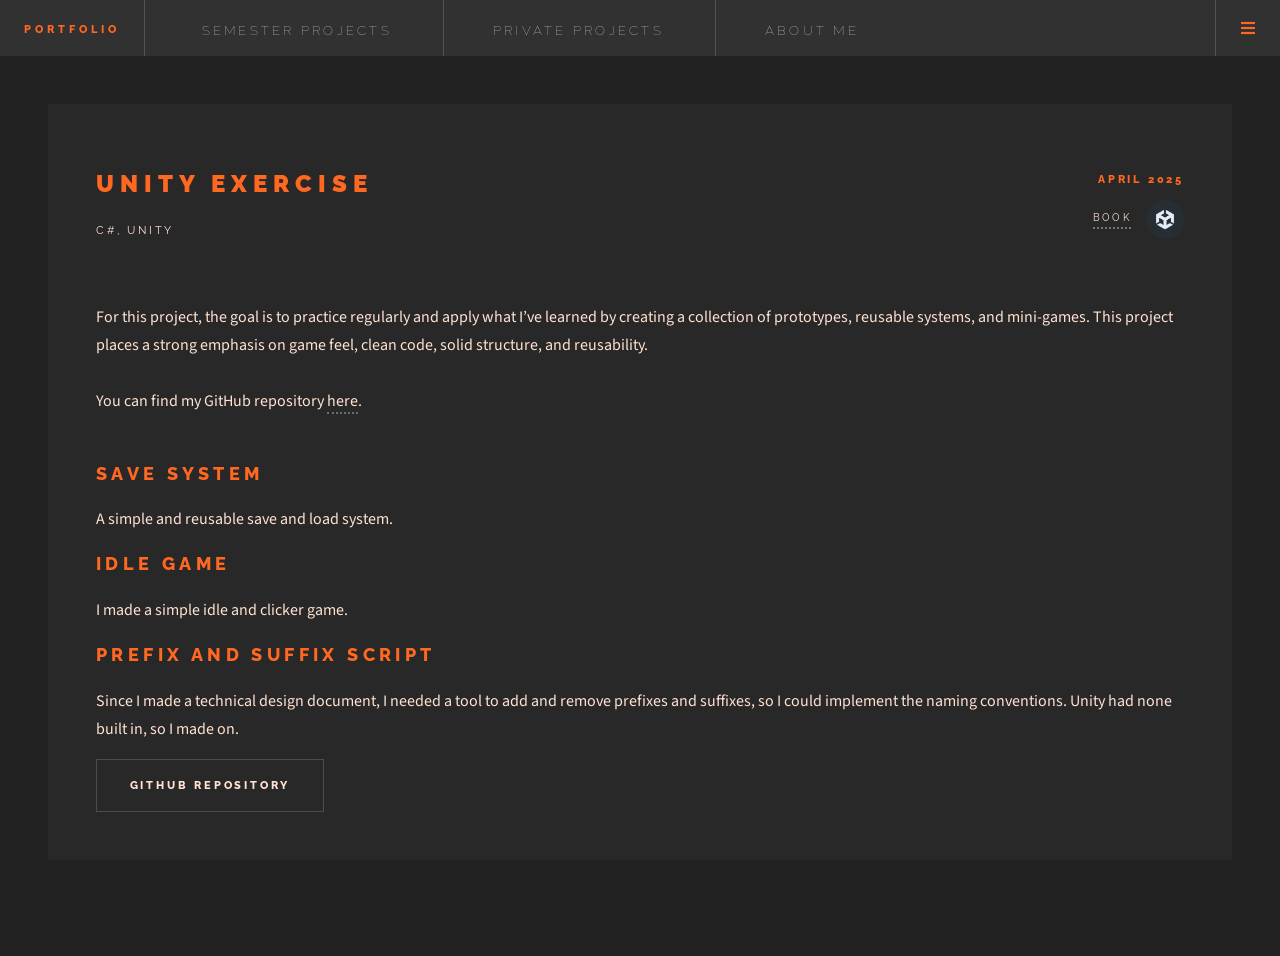
<file: UnityExercises.html>
<!DOCTYPE HTML>
<!--
	Future Imperfect by HTML5 UP
	html5up.net | @ajlkn
	Free for personal and commercial use under the CCA 3.0 license (html5up.net/license)
-->
<html>

<head>
	<title>Unity Exercise</title>
	<meta charset="utf-8" />
	<meta name="viewport" content="width=device-width, initial-scale=1, user-scalable=no" />
	<link rel="stylesheet" href="assets/css/main.css" />
	<link rel="icon" type=" image/png" href="WebsiteIcon.png" />
</head>
<body class="is-preload">


	<!-- Wrapper -->
	<div id="wrapper">

		<!-- Header -->
		<header id="header">
			<h1><a href="index.html">Portfolio</a></h1>

			<nav class="links">
				<ul>
	
					<li class="dropdown">

						<button class="dropdown-button">semester projects</button>
						<div class="dropdown-content">
							<a href="TuuliAndTheWindyMountain.html">Tuuli And The Windy Mountain</a>
							<a href="BloodAndSteel.html">Blood And Steel</a>
							<a href="Ultranatural.html">Ultranatural</a>
							<a href="NeuronCrafter.html">NeuronCrafter</a>
						</div>
					</li>

					<li class="dropdown">

						<button class="dropdown-button">private projects</button>
						<div class="dropdown-content">
							<a href="GameProgrammingPatternsExercises.html">Game Programming Patterns Exercises</a>
							<a href="UnityExercises.html">Unity Exercises</a>
						</div>

					</li>
					<li class="dropdown">

						<button class="dropdown-button">About Me</button>
						<div class="dropdown-content">
							<a href="https://www.linkedin.com/in/benjamin-koecher-4913a52a2">LinkedIn</a>
							<a href="https://github.com/darkAssassine">GitHub</a>
						</div>

					</li>
					
				</ul>
				
			</nav>
			<nav class="main">
				<ul>
					<li class="menu">
						<a class="fa-bars" href="#menu">Menu</a>
					</li>
				</ul>
			</nav>
		</header>

		<!-- Menu -->
		<section id="menu">

			<!-- Links -->
				<section>
					<ul class="links">
						<li>							
								<h3>semester projects</h3>
								<a href="TuuliAndTheWindyMountain.html"><p>Tuuli And The Windy Mountain</p></a>
								<a href="BloodAndSteel.html"><p>Blood And Steel</p></a>
								<a href="Ultranatural.html"><p>Ultranatural</p></a>
								<a href="NeuronCrafter.html"><p>NeuronCrafter</p></a>
						</li>
						<li>
								<h3>private projects</h3>
								<a href="GameProgrammingPatternsExercises.html"><p>Game Programming Patterns Exercises</p></a>
								<a href="UnityExercises.html"><p>Unity Exercise</p></a>
						</li>
						<li>
								<h3>About Me</h3>
								<a href="https://www.linkedin.com/in/benjamin-koecher-4913a52a2"><p>LinkedIn</p></a>
								<a href="https://github.com/darkAssassine"><p>GitHub</p></a>
							</a>
						</li>
					</ul>
				</section>
		</section>

		<!-- Main -->
		<div id="main">

			<!-- Post -->
			<article class="post">
				<header>
					<div class="title">
						<h2><a href="https://unity.com">Unity Exercise</a></h2>
						<p>c#, Unity</p>
					</div>
					<div class="meta">
						<time class="published" datetime="2015-10-22">April 2025</time>
						<a href="https://unity.com" class="author"><span class="name">Book</span><img
							src="images/UnityIcon.png" /></a>
					</div>
				</header>
				
				<p>For this project, the goal is to practice regularly and apply what I’ve learned by creating a collection of prototypes, reusable systems, and mini-games. This project places a strong emphasis on game feel, clean code, solid structure, and reusability.<br><br>You can find my GitHub repository <a href="https://github.com/darkAssassine/UnityExercises">here</a>.</p>
					<br>
					<h2>Save System</h2>
				<p>A simple and reusable save and load system.</p>

				<h2>Idle Game</h2>
				<p>I made a simple idle and clicker game.</p>

				<h2>Prefix and suffix script</h2>
				<p>Since I made a technical design document, I needed a tool to add and remove prefixes and suffixes, so I could implement the naming conventions. Unity had none built in, so I made on. </p>
				<footer>
					<ul class="actions">
						<li><a href="https://github.com/darkAssassine/GameProgrammingPatternsExercises" class="button large">GitHub repository</a></li>
					</ul>
				</footer>
			</article>


	


			<!-- Footer -->
			

		</section>

	</div>

	<!-- Scripts -->
	<script src="assets/js/jquery.min.js"></script>
	<script src="assets/js/browser.min.js"></script>
	<script src="assets/js/breakpoints.min.js"></script>
	<script src="assets/js/util.js"></script>
	<script src="assets/js/main.js"></script>

</body>

</html>
</file>
<file: assets/css/main.css>
@import url(fontawesome-all.min.css);
@import url("https://fonts.googleapis.com/css?family=Source+Sans+Pro:400,700|Raleway:400,800,900");

/*
	Future Imperfect by HTML5 UP
	html5up.net | @ajlkn
	Free for personal and commercial use under the CCA 3.0 license (html5up.net/license)
*/

html,
body,
div,
span,
applet,
object,
iframe,
h1,
h2,
h3,
h4,
h5,
h6,
p,
blockquote,
pre,
a,
abbr,
acronym,
address,
big,
cite,
code,
del,
dfn,
em,
img,
ins,
kbd,
q,
s,
samp,
small,
strike,
strong,
sub,
sup,
tt,
var,
b,
u,
i,
center,
dl,
dt,
dd,
ol,
ul,
li,
fieldset,
form,
label,
legend,
table,
caption,
tbody,
tfoot,
thead,
tr,
th,
td,
article,
aside,
canvas,
details,
embed,
figure,
figcaption,
footer,
header,
hgroup,
menu,
nav,
output,
ruby,
section,
summary,
time,
mark,
audio,
video {
	margin: 0;
	padding: 0;
	border: 0;
	font-size: 100%;
	font: inherit;
	vertical-align: baseline;
}

article,
aside,
details,
figcaption,
figure,
footer,
header,
hgroup,
menu,
nav,
section {
	display: block;
}

body {
	line-height: 1;
}

ol,
ul {
	list-style: none;
}

blockquote,
q {
	quotes: none;
}

blockquote:before,
blockquote:after,
q:before,
q:after {
	content: '';
	content: none;
}

table {
	border-collapse: collapse;
	border-spacing: 0;
}

body {
	-webkit-text-size-adjust: none;
}

mark {
	background-color: transparent;
	color: inherit;
}

input::-moz-focus-inner {
	border: 0;
	padding: 0;
}

input,
select,
textarea {
	-moz-appearance: none;
	-webkit-appearance: none;
	-ms-appearance: none;
	appearance: none;
}

/* Basic */

@-ms-viewport {
	width: device-width;
}

body {
	-ms-overflow-style: scrollbar;
}

@media screen and (max-width: 480px) {

	html,
	body {
		min-width: 320px;
	}
}



html {
	box-sizing: border-box;
}

*,
*:before,
*:after {
	box-sizing: inherit;
}

body {
	background: #222222;
}

body.is-preload *,
body.is-preload *:before,
body.is-preload *:after {
	-moz-animation: none !important;
	-webkit-animation: none !important;
	-ms-animation: none !important;
	animation: none !important;
	-moz-transition: none !important;
	-webkit-transition: none !important;
	-ms-transition: none !important;
	transition: none !important;
}

/* Type */

body,
input,
select,
textarea {
	color: #FFE2D1;
	font-family: "Source Sans Pro", Helvetica, sans-serif;
	font-size: 14pt;
	font-weight: 400;
	line-height: 1.75;
}

@media screen and (max-width: 1680px) {

	body,
	input,
	select,
	textarea {
		font-size: 12pt;
	}

}

@media screen and (max-width: 1280px) {

	body,
	input,
	select,
	textarea {
		font-size: 12pt;
	}

}

@media screen and (max-width: 980px) {

	body,
	input,
	select,
	textarea {
		font-size: 12pt;
	}

}

@media screen and (max-width: 736px) {

	body,
	input,
	select,
	textarea {
		font-size: 12pt;
	}

}

@media screen and (max-width: 480px) {

	body,
	input,
	select,
	textarea {
		font-size: 12pt;
	}

}

a {
	-moz-transition: color 0.2s ease, border-bottom-color 0.2s ease;
	-webkit-transition: color 0.2s ease, border-bottom-color 0.2s ease;
	-ms-transition: color 0.2s ease, border-bottom-color 0.2s ease;
	transition: color 0.2s ease, border-bottom-color 0.2s ease;
	border-bottom: dotted 2px rgb(110, 110, 110);
	color: inherit;
	text-decoration: none;
}

a:before {
	-moz-transition: color 0.2s ease;
	-webkit-transition: color 0.2s ease;
	-ms-transition: color 0.2s ease;
	transition: color 0.2s ease;
}

a:hover {
	border-bottom-color: transparent;
	color: #ffaa0c !important;
}

a:hover:before {
	color: #ffaa0c !important;
}

strong,
b {
	color: #FFE2D1;
	font-weight: 600;
}

em,
i {
	font-style: italic;
}

p {
	margin: 0 0 1em 0;
}

h1,
h2,
h3,
h4,
h5,
h6 {
	color: #ff6821;
	font-family: "Raleway", Helvetica, sans-serif;
	font-weight: 800;
	letter-spacing: 0.25em;
	line-height: 1.65;
	margin: 0 0 1em 0;
	text-transform: uppercase;
}

h1 a,
h2 a,
h3 a,
h4 a,
h5 a,
h6 a {
	color: inherit;
	border-bottom: 0;
}

h2 {
	font-size: 1.1em;
}

h3 {
	font-size: 0.9em;
}

h4 {
	font-size: 0.7em;
}

h5 {
	font-size: 0.7em;
}

h6 {
	font-size: 0.7em;
}

sub {
	font-size: 0.8em;
	position: relative;
	top: 0.5em;
}

sup {
	font-size: 0.8em;
	position: relative;
	top: -0.5em;
}

blockquote {
	border-left: solid 4px rgba(160, 160, 160, 0.3);
	font-style: italic;
	margin: 0 0 2em 0;
	padding: 0.5em 0 0.5em 2em;
}

code {
	background: rgba(160, 160, 160, 0.075);
	border: solid 1px rgba(160, 160, 160, 0.3);
	font-family: "Courier New", monospace;
	font-size: 0.9em;
	padding: 1em;
    display: inline-block;
	scrollbar-width: thin;
    scrollbar-color: #444 #1e1e1e;
    overflow-x: auto;
}

pre {
	-webkit-overflow-scrolling: touch;
	font-family: "Courier New", monospace;
	font-size: .9em;
	margin: 0 0 2em 0;
}

pre code {
	display: block;
	line-height: 1.75em;
	padding: 1em 1.5em;
	overflow-x: auto;
}

hr {
	border: 0;
	border-bottom: solid 1px rgba(160, 160, 160, 0.3);
	margin: 2em 0;
}

hr.major {
	margin: 3em 0;
}

.align-left {
	text-align: left;
}

.align-center {
	text-align: center;
}

.align-right {
	text-align: right;
}

/* Row */

.row {
	display: flex;
	flex-wrap: wrap;
	box-sizing: border-box;
	align-items: stretch;
}

.row>* {
	box-sizing: border-box;
}

.row.gtr-uniform>*> :last-child {
	margin-bottom: 0;
}

.row.aln-left {
	justify-content: flex-start;
}

.row.aln-center {
	justify-content: center;
}

.row.aln-right {
	justify-content: flex-end;
}

.row.aln-top {
	align-items: flex-start;
}

.row.aln-middle {
	align-items: center;
}

.row.aln-bottom {
	align-items: flex-end;
}

.row>.imp {
	order: -1;
}

.row>.col-1 {
	width: 8.33333%;
}

.row>.off-1 {
	margin-left: 8.33333%;
}

.row>.col-2 {
	width: 16.66667%;
}

.row>.off-2 {
	margin-left: 16.66667%;
}

.row>.col-3 {
	width: 25%;
}

.row>.off-3 {
	margin-left: 25%;
}

.row>.col-4 {
	width: 33.33333%;
}

.row>.off-4 {
	margin-left: 33.33333%;
}

.row>.col-5 {
	width: 41.66667%;
}

.row>.off-5 {
	margin-left: 41.66667%;
}

.row>.col-6 {
	width: 50%;
}

.row>.off-6 {
	margin-left: 50%;
}

.row>.col-7 {
	width: 58.33333%;
}

.row>.off-7 {
	margin-left: 58.33333%;
}

.row>.col-8 {
	width: 66.66667%;
}

.row>.off-8 {
	margin-left: 66.66667%;
}

.row>.col-9 {
	width: 75%;
}

.row>.off-9 {
	margin-left: 75%;
}

.row>.col-10 {
	width: 83.33333%;
}

.row>.off-10 {
	margin-left: 83.33333%;
}

.row>.col-11 {
	width: 91.66667%;
}

.row>.off-11 {
	margin-left: 91.66667%;
}

.row>.col-12 {
	width: 100%;
}

.row>.off-12 {
	margin-left: 100%;
}

.row.gtr-0 {
	margin-top: 0;
	margin-left: 0em;
}

.row.gtr-0>* {
	padding: 0 0 0 0em;
}

.row.gtr-0.gtr-uniform {
	margin-top: 0em;
}

.row.gtr-0.gtr-uniform>* {
	padding-top: 0em;
}

.row.gtr-25 {
	margin-top: 0;
	margin-left: -0.25em;
}

.row.gtr-25>* {
	padding: 0 0 0 0.25em;
}

.row.gtr-25.gtr-uniform {
	margin-top: -0.25em;
}

.row.gtr-25.gtr-uniform>* {
	padding-top: 0.25em;
}

.row.gtr-50 {
	margin-top: 0;
	margin-left: -0.5em;
}

.row.gtr-50>* {
	padding: 0 0 0 0.5em;
}

.row.gtr-50.gtr-uniform {
	margin-top: -0.5em;
}

.row.gtr-50.gtr-uniform>* {
	padding-top: 0.5em;
}

.row {
	margin-top: 0;
	margin-left: -1em;
}

.row>* {
	padding: 0 0 0 1em;
}

.row.gtr-uniform {
	margin-top: -1em;
}

.row.gtr-uniform>* {
	padding-top: 1em;
}

.row.gtr-150 {
	margin-top: 0;
	margin-left: -1.5em;
}

.row.gtr-150>* {
	padding: 0 0 0 1.5em;
}

.row.gtr-150.gtr-uniform {
	margin-top: -1.5em;
}

.row.gtr-150.gtr-uniform>* {
	padding-top: 1.5em;
}

.row.gtr-200 {
	margin-top: 0;
	margin-left: -2em;
}

.row.gtr-200>* {
	padding: 0 0 0 2em;
}

.row.gtr-200.gtr-uniform {
	margin-top: -2em;
}

.row.gtr-200.gtr-uniform>* {
	padding-top: 2em;
}

@media screen and (max-width: 1680px) {

	.row {
		display: flex;
		flex-wrap: wrap;
		box-sizing: border-box;
		align-items: stretch;
	}

	.row>* {
		box-sizing: border-box;
	}

	.row.gtr-uniform>*> :last-child {
		margin-bottom: 0;
	}

	.row.aln-left {
		justify-content: flex-start;
	}

	.row.aln-center {
		justify-content: center;
	}

	.row.aln-right {
		justify-content: flex-end;
	}

	.row.aln-top {
		align-items: flex-start;
	}

	.row.aln-middle {
		align-items: center;
	}

	.row.aln-bottom {
		align-items: flex-end;
	}

	.row>.imp-xlarge {
		order: -1;
	}

	.row>.col-1-xlarge {
		width: 8.33333%;
	}

	.row>.off-1-xlarge {
		margin-left: 8.33333%;
	}

	.row>.col-2-xlarge {
		width: 16.66667%;
	}

	.row>.off-2-xlarge {
		margin-left: 16.66667%;
	}

	.row>.col-3-xlarge {
		width: 25%;
	}

	.row>.off-3-xlarge {
		margin-left: 25%;
	}

	.row>.col-4-xlarge {
		width: 33.33333%;
	}

	.row>.off-4-xlarge {
		margin-left: 33.33333%;
	}

	.row>.col-5-xlarge {
		width: 41.66667%;
	}

	.row>.off-5-xlarge {
		margin-left: 41.66667%;
	}

	.row>.col-6-xlarge {
		width: 50%;
	}

	.row>.off-6-xlarge {
		margin-left: 50%;
	}

	.row>.col-7-xlarge {
		width: 58.33333%;
	}

	.row>.off-7-xlarge {
		margin-left: 58.33333%;
	}

	.row>.col-8-xlarge {
		width: 66.66667%;
	}

	.row>.off-8-xlarge {
		margin-left: 66.66667%;
	}

	.row>.col-9-xlarge {
		width: 75%;
	}

	.row>.off-9-xlarge {
		margin-left: 75%;
	}

	.row>.col-10-xlarge {
		width: 83.33333%;
	}

	.row>.off-10-xlarge {
		margin-left: 83.33333%;
	}

	.row>.col-11-xlarge {
		width: 91.66667%;
	}

	.row>.off-11-xlarge {
		margin-left: 91.66667%;
	}

	.row>.col-12-xlarge {
		width: 100%;
	}

	.row>.off-12-xlarge {
		margin-left: 100%;
	}

	.row.gtr-0 {
		margin-top: 0;
		margin-left: 0em;
	}

	.row.gtr-0>* {
		padding: 0 0 0 0em;
	}

	.row.gtr-0.gtr-uniform {
		margin-top: 0em;
	}

	.row.gtr-0.gtr-uniform>* {
		padding-top: 0em;
	}

	.row.gtr-25 {
		margin-top: 0;
		margin-left: -0.25em;
	}

	.row.gtr-25>* {
		padding: 0 0 0 0.25em;
	}

	.row.gtr-25.gtr-uniform {
		margin-top: -0.25em;
	}

	.row.gtr-25.gtr-uniform>* {
		padding-top: 0.25em;
	}

	.row.gtr-50 {
		margin-top: 0;
		margin-left: -0.5em;
	}

	.row.gtr-50>* {
		padding: 0 0 0 0.5em;
	}

	.row.gtr-50.gtr-uniform {
		margin-top: -0.5em;
	}

	.row.gtr-50.gtr-uniform>* {
		padding-top: 0.5em;
	}

	.row {
		margin-top: 0;
		margin-left: -1em;
	}

	.row>* {
		padding: 0 0 0 1em;
	}

	.row.gtr-uniform {
		margin-top: -1em;
	}

	.row.gtr-uniform>* {
		padding-top: 1em;
	}

	.row.gtr-150 {
		margin-top: 0;
		margin-left: -1.5em;
	}

	.row.gtr-150>* {
		padding: 0 0 0 1.5em;
	}

	.row.gtr-150.gtr-uniform {
		margin-top: -1.5em;
	}

	.row.gtr-150.gtr-uniform>* {
		padding-top: 1.5em;
	}

	.row.gtr-200 {
		margin-top: 0;
		margin-left: -2em;
	}

	.row.gtr-200>* {
		padding: 0 0 0 2em;
	}

	.row.gtr-200.gtr-uniform {
		margin-top: -2em;
	}

	.row.gtr-200.gtr-uniform>* {
		padding-top: 2em;
	}

}

@media screen and (max-width: 1280px) {

	.row {
		display: flex;
		flex-wrap: wrap;
		box-sizing: border-box;
		align-items: stretch;
	}

	.row>* {
		box-sizing: border-box;
	}

	.row.gtr-uniform>*> :last-child {
		margin-bottom: 0;
	}

	.row.aln-left {
		justify-content: flex-start;
	}

	.row.aln-center {
		justify-content: center;
	}

	.row.aln-right {
		justify-content: flex-end;
	}

	.row.aln-top {
		align-items: flex-start;
	}

	.row.aln-middle {
		align-items: center;
	}

	.row.aln-bottom {
		align-items: flex-end;
	}

	.row>.imp-large {
		order: -1;
	}

	.row>.col-1-large {
		width: 8.33333%;
	}

	.row>.off-1-large {
		margin-left: 8.33333%;
	}

	.row>.col-2-large {
		width: 16.66667%;
	}

	.row>.off-2-large {
		margin-left: 16.66667%;
	}

	.row>.col-3-large {
		width: 25%;
	}

	.row>.off-3-large {
		margin-left: 25%;
	}

	.row>.col-4-large {
		width: 33.33333%;
	}

	.row>.off-4-large {
		margin-left: 33.33333%;
	}

	.row>.col-5-large {
		width: 41.66667%;
	}

	.row>.off-5-large {
		margin-left: 41.66667%;
	}

	.row>.col-6-large {
		width: 50%;
	}

	.row>.off-6-large {
		margin-left: 50%;
	}

	.row>.col-7-large {
		width: 58.33333%;
	}

	.row>.off-7-large {
		margin-left: 58.33333%;
	}

	.row>.col-8-large {
		width: 66.66667%;
	}

	.row>.off-8-large {
		margin-left: 66.66667%;
	}

	.row>.col-9-large {
		width: 75%;
	}

	.row>.off-9-large {
		margin-left: 75%;
	}

	.row>.col-10-large {
		width: 83.33333%;
	}

	.row>.off-10-large {
		margin-left: 83.33333%;
	}

	.row>.col-11-large {
		width: 91.66667%;
	}

	.row>.off-11-large {
		margin-left: 91.66667%;
	}

	.row>.col-12-large {
		width: 100%;
	}

	.row>.off-12-large {
		margin-left: 100%;
	}

	.row.gtr-0 {
		margin-top: 0;
		margin-left: 0em;
	}

	.row.gtr-0>* {
		padding: 0 0 0 0em;
	}

	.row.gtr-0.gtr-uniform {
		margin-top: 0em;
	}

	.row.gtr-0.gtr-uniform>* {
		padding-top: 0em;
	}

	.row.gtr-25 {
		margin-top: 0;
		margin-left: -0.25em;
	}

	.row.gtr-25>* {
		padding: 0 0 0 0.25em;
	}

	.row.gtr-25.gtr-uniform {
		margin-top: -0.25em;
	}

	.row.gtr-25.gtr-uniform>* {
		padding-top: 0.25em;
	}

	.row.gtr-50 {
		margin-top: 0;
		margin-left: -0.5em;
	}

	.row.gtr-50>* {
		padding: 0 0 0 0.5em;
	}

	.row.gtr-50.gtr-uniform {
		margin-top: -0.5em;
	}

	.row.gtr-50.gtr-uniform>* {
		padding-top: 0.5em;
	}

	.row {
		margin-top: 0;
		margin-left: -1em;
	}

	.row>* {
		padding: 0 0 0 1em;
	}

	.row.gtr-uniform {
		margin-top: -1em;
	}

	.row.gtr-uniform>* {
		padding-top: 1em;
	}

	.row.gtr-150 {
		margin-top: 0;
		margin-left: -1.5em;
	}

	.row.gtr-150>* {
		padding: 0 0 0 1.5em;
	}

	.row.gtr-150.gtr-uniform {
		margin-top: -1.5em;
	}

	.row.gtr-150.gtr-uniform>* {
		padding-top: 1.5em;
	}

	.row.gtr-200 {
		margin-top: 0;
		margin-left: -2em;
	}

	.row.gtr-200>* {
		padding: 0 0 0 2em;
	}

	.row.gtr-200.gtr-uniform {
		margin-top: -2em;
	}

	.row.gtr-200.gtr-uniform>* {
		padding-top: 2em;
	}

}

@media screen and (max-width: 980px) {

	.row {
		display: flex;
		flex-wrap: wrap;
		box-sizing: border-box;
		align-items: stretch;
	}

	.row>* {
		box-sizing: border-box;
	}

	.row.gtr-uniform>*> :last-child {
		margin-bottom: 0;
	}

	.row.aln-left {
		justify-content: flex-start;
	}

	.row.aln-center {
		justify-content: center;
	}

	.row.aln-right {
		justify-content: flex-end;
	}

	.row.aln-top {
		align-items: flex-start;
	}

	.row.aln-middle {
		align-items: center;
	}

	.row.aln-bottom {
		align-items: flex-end;
	}

	.row>.imp-medium {
		order: -1;
	}

	.row>.col-1-medium {
		width: 8.33333%;
	}

	.row>.off-1-medium {
		margin-left: 8.33333%;
	}

	.row>.col-2-medium {
		width: 16.66667%;
	}

	.row>.off-2-medium {
		margin-left: 16.66667%;
	}

	.row>.col-3-medium {
		width: 25%;
	}

	.row>.off-3-medium {
		margin-left: 25%;
	}

	.row>.col-4-medium {
		width: 33.33333%;
	}

	.row>.off-4-medium {
		margin-left: 33.33333%;
	}

	.row>.col-5-medium {
		width: 41.66667%;
	}

	.row>.off-5-medium {
		margin-left: 41.66667%;
	}

	.row>.col-6-medium {
		width: 50%;
	}

	.row>.off-6-medium {
		margin-left: 50%;
	}

	.row>.col-7-medium {
		width: 58.33333%;
	}

	.row>.off-7-medium {
		margin-left: 58.33333%;
	}

	.row>.col-8-medium {
		width: 66.66667%;
	}

	.row>.off-8-medium {
		margin-left: 66.66667%;
	}

	.row>.col-9-medium {
		width: 75%;
	}

	.row>.off-9-medium {
		margin-left: 75%;
	}

	.row>.col-10-medium {
		width: 83.33333%;
	}

	.row>.off-10-medium {
		margin-left: 83.33333%;
	}

	.row>.col-11-medium {
		width: 91.66667%;
	}

	.row>.off-11-medium {
		margin-left: 91.66667%;
	}

	.row>.col-12-medium {
		width: 100%;
	}

	.row>.off-12-medium {
		margin-left: 100%;
	}

	.row.gtr-0 {
		margin-top: 0;
		margin-left: 0em;
	}

	.row.gtr-0>* {
		padding: 0 0 0 0em;
	}

	.row.gtr-0.gtr-uniform {
		margin-top: 0em;
	}

	.row.gtr-0.gtr-uniform>* {
		padding-top: 0em;
	}

	.row.gtr-25 {
		margin-top: 0;
		margin-left: -0.25em;
	}

	.row.gtr-25>* {
		padding: 0 0 0 0.25em;
	}

	.row.gtr-25.gtr-uniform {
		margin-top: -0.25em;
	}

	.row.gtr-25.gtr-uniform>* {
		padding-top: 0.25em;
	}

	.row.gtr-50 {
		margin-top: 0;
		margin-left: -0.5em;
	}

	.row.gtr-50>* {
		padding: 0 0 0 0.5em;
	}

	.row.gtr-50.gtr-uniform {
		margin-top: -0.5em;
	}

	.row.gtr-50.gtr-uniform>* {
		padding-top: 0.5em;
	}

	.row {
		margin-top: 0;
		margin-left: -1em;
	}

	.row>* {
		padding: 0 0 0 1em;
	}

	.row.gtr-uniform {
		margin-top: -1em;
	}

	.row.gtr-uniform>* {
		padding-top: 1em;
	}

	.row.gtr-150 {
		margin-top: 0;
		margin-left: -1.5em;
	}

	.row.gtr-150>* {
		padding: 0 0 0 1.5em;
	}

	.row.gtr-150.gtr-uniform {
		margin-top: -1.5em;
	}

	.row.gtr-150.gtr-uniform>* {
		padding-top: 1.5em;
	}

	.row.gtr-200 {
		margin-top: 0;
		margin-left: -2em;
	}

	.row.gtr-200>* {
		padding: 0 0 0 2em;
	}

	.row.gtr-200.gtr-uniform {
		margin-top: -2em;
	}

	.row.gtr-200.gtr-uniform>* {
		padding-top: 2em;
	}

}

@media screen and (max-width: 736px) {

	.row {
		display: flex;
		flex-wrap: wrap;
		box-sizing: border-box;
		align-items: stretch;
	}

	.row>* {
		box-sizing: border-box;
	}

	.row.gtr-uniform>*> :last-child {
		margin-bottom: 0;
	}

	.row.aln-left {
		justify-content: flex-start;
	}

	.row.aln-center {
		justify-content: center;
	}

	.row.aln-right {
		justify-content: flex-end;
	}

	.row.aln-top {
		align-items: flex-start;
	}

	.row.aln-middle {
		align-items: center;
	}

	.row.aln-bottom {
		align-items: flex-end;
	}

	.row>.imp-small {
		order: -1;
	}

	.row>.col-1-small {
		width: 8.33333%;
	}

	.row>.off-1-small {
		margin-left: 8.33333%;
	}

	.row>.col-2-small {
		width: 16.66667%;
	}

	.row>.off-2-small {
		margin-left: 16.66667%;
	}

	.row>.col-3-small {
		width: 25%;
	}

	.row>.off-3-small {
		margin-left: 25%;
	}

	.row>.col-4-small {
		width: 33.33333%;
	}

	.row>.off-4-small {
		margin-left: 33.33333%;
	}

	.row>.col-5-small {
		width: 41.66667%;
	}

	.row>.off-5-small {
		margin-left: 41.66667%;
	}

	.row>.col-6-small {
		width: 50%;
	}

	.row>.off-6-small {
		margin-left: 50%;
	}

	.row>.col-7-small {
		width: 58.33333%;
	}

	.row>.off-7-small {
		margin-left: 58.33333%;
	}

	.row>.col-8-small {
		width: 66.66667%;
	}

	.row>.off-8-small {
		margin-left: 66.66667%;
	}

	.row>.col-9-small {
		width: 75%;
	}

	.row>.off-9-small {
		margin-left: 75%;
	}

	.row>.col-10-small {
		width: 83.33333%;
	}

	.row>.off-10-small {
		margin-left: 83.33333%;
	}

	.row>.col-11-small {
		width: 91.66667%;
	}

	.row>.off-11-small {
		margin-left: 91.66667%;
	}

	.row>.col-12-small {
		width: 100%;
	}

	.row>.off-12-small {
		margin-left: 100%;
	}

	.row.gtr-0 {
		margin-top: 0;
		margin-left: 0em;
	}

	.row.gtr-0>* {
		padding: 0 0 0 0em;
	}

	.row.gtr-0.gtr-uniform {
		margin-top: 0em;
	}

	.row.gtr-0.gtr-uniform>* {
		padding-top: 0em;
	}

	.row.gtr-25 {
		margin-top: 0;
		margin-left: -0.25em;
	}

	.row.gtr-25>* {
		padding: 0 0 0 0.25em;
	}

	.row.gtr-25.gtr-uniform {
		margin-top: -0.25em;
	}

	.row.gtr-25.gtr-uniform>* {
		padding-top: 0.25em;
	}

	.row.gtr-50 {
		margin-top: 0;
		margin-left: -0.5em;
	}

	.row.gtr-50>* {
		padding: 0 0 0 0.5em;
	}

	.row.gtr-50.gtr-uniform {
		margin-top: -0.5em;
	}

	.row.gtr-50.gtr-uniform>* {
		padding-top: 0.5em;
	}

	.row {
		margin-top: 0;
		margin-left: -1em;
	}

	.row>* {
		padding: 0 0 0 1em;
	}

	.row.gtr-uniform {
		margin-top: -1em;
	}

	.row.gtr-uniform>* {
		padding-top: 1em;
	}

	.row.gtr-150 {
		margin-top: 0;
		margin-left: -1.5em;
	}

	.row.gtr-150>* {
		padding: 0 0 0 1.5em;
	}

	.row.gtr-150.gtr-uniform {
		margin-top: -1.5em;
	}

	.row.gtr-150.gtr-uniform>* {
		padding-top: 1.5em;
	}

	.row.gtr-200 {
		margin-top: 0;
		margin-left: -2em;
	}

	.row.gtr-200>* {
		padding: 0 0 0 2em;
	}

	.row.gtr-200.gtr-uniform {
		margin-top: -2em;
	}

	.row.gtr-200.gtr-uniform>* {
		padding-top: 2em;
	}

}

@media screen and (max-width: 480px) {

	.row {
		display: flex;
		flex-wrap: wrap;
		box-sizing: border-box;
		align-items: stretch;
	}

	.row>* {
		box-sizing: border-box;
	}

	.row.gtr-uniform>*> :last-child {
		margin-bottom: 0;
	}

	.row.aln-left {
		justify-content: flex-start;
	}

	.row.aln-center {
		justify-content: center;
	}

	.row.aln-right {
		justify-content: flex-end;
	}

	.row.aln-top {
		align-items: flex-start;
	}

	.row.aln-middle {
		align-items: center;
	}

	.row.aln-bottom {
		align-items: flex-end;
	}

	.row>.imp-xsmall {
		order: -1;
	}

	.row>.col-1-xsmall {
		width: 8.33333%;
	}

	.row>.off-1-xsmall {
		margin-left: 8.33333%;
	}

	.row>.col-2-xsmall {
		width: 16.66667%;
	}

	.row>.off-2-xsmall {
		margin-left: 16.66667%;
	}

	.row>.col-3-xsmall {
		width: 25%;
	}

	.row>.off-3-xsmall {
		margin-left: 25%;
	}

	.row>.col-4-xsmall {
		width: 33.33333%;
	}

	.row>.off-4-xsmall {
		margin-left: 33.33333%;
	}

	.row>.col-5-xsmall {
		width: 41.66667%;
	}

	.row>.off-5-xsmall {
		margin-left: 41.66667%;
	}

	.row>.col-6-xsmall {
		width: 50%;
	}

	.row>.off-6-xsmall {
		margin-left: 50%;
	}

	.row>.col-7-xsmall {
		width: 58.33333%;
	}

	.row>.off-7-xsmall {
		margin-left: 58.33333%;
	}

	.row>.col-8-xsmall {
		width: 66.66667%;
	}

	.row>.off-8-xsmall {
		margin-left: 66.66667%;
	}

	.row>.col-9-xsmall {
		width: 75%;
	}

	.row>.off-9-xsmall {
		margin-left: 75%;
	}

	.row>.col-10-xsmall {
		width: 83.33333%;
	}

	.row>.off-10-xsmall {
		margin-left: 83.33333%;
	}

	.row>.col-11-xsmall {
		width: 91.66667%;
	}

	.row>.off-11-xsmall {
		margin-left: 91.66667%;
	}

	.row>.col-12-xsmall {
		width: 100%;
	}

	.row>.off-12-xsmall {
		margin-left: 100%;
	}

	.row.gtr-0 {
		margin-top: 0;
		margin-left: 0em;
	}

	.row.gtr-0>* {
		padding: 0 0 0 0em;
	}

	.row.gtr-0.gtr-uniform {
		margin-top: 0em;
	}

	.row.gtr-0.gtr-uniform>* {
		padding-top: 0em;
	}

	.row.gtr-25 {
		margin-top: 0;
		margin-left: -0.25em;
	}

	.row.gtr-25>* {
		padding: 0 0 0 0.25em;
	}

	.row.gtr-25.gtr-uniform {
		margin-top: -0.25em;
	}

	.row.gtr-25.gtr-uniform>* {
		padding-top: 0.25em;
	}

	.row.gtr-50 {
		margin-top: 0;
		margin-left: -0.5em;
	}

	.row.gtr-50>* {
		padding: 0 0 0 0.5em;
	}

	.row.gtr-50.gtr-uniform {
		margin-top: -0.5em;
	}

	.row.gtr-50.gtr-uniform>* {
		padding-top: 0.5em;
	}

	.row {
		margin-top: 0;
		margin-left: -1em;
	}

	.row>* {
		padding: 0 0 0 1em;
	}

	.row.gtr-uniform {
		margin-top: -1em;
	}

	.row.gtr-uniform>* {
		padding-top: 1em;
	}

	.row.gtr-150 {
		margin-top: 0;
		margin-left: -1.5em;
	}

	.row.gtr-150>* {
		padding: 0 0 0 1.5em;
	}

	.row.gtr-150.gtr-uniform {
		margin-top: -1.5em;
	}

	.row.gtr-150.gtr-uniform>* {
		padding-top: 1.5em;
	}

	.row.gtr-200 {
		margin-top: 0;
		margin-left: -2em;
	}

	.row.gtr-200>* {
		padding: 0 0 0 2em;
	}

	.row.gtr-200.gtr-uniform {
		margin-top: -2em;
	}

	.row.gtr-200.gtr-uniform>* {
		padding-top: 2em;
	}

}

/* Author */

.author {
	display: -moz-flex;
	display: -webkit-flex;
	display: -ms-flex;
	display: flex;
	-moz-flex-direction: row;
	-webkit-flex-direction: row;
	-ms-flex-direction: row;
	flex-direction: row;
	-moz-align-items: center;
	-webkit-align-items: center;
	-ms-align-items: center;
	align-items: center;
	-moz-justify-content: -moz-flex-end;
	-webkit-justify-content: -webkit-flex-end;
	-ms-justify-content: -ms-flex-end;
	justify-content: flex-end;
	border-bottom: 0;
	font-family: "Raleway", Helvetica, sans-serif;
	font-size: 0.6em;
	font-weight: 400;
	letter-spacing: 0.25em;
	text-transform: uppercase;
	white-space: nowrap;
}

.author .name {
	-moz-transition: border-bottom-color 0.2s ease;
	-webkit-transition: border-bottom-color 0.2s ease;
	-ms-transition: border-bottom-color 0.2s ease;
	transition: border-bottom-color 0.2s ease;
	border-bottom: dotted 2px rgba(160, 160, 160, 0.65);
	display: block;
	margin: 0 1.5em 0 0;
}

.author img {
	border-radius: 100%;
	display: block;
	width: 4em;
	height: 4em;
	object-fit: cover;
}

.author:hover .name {
	border-bottom-color: transparent;
}

/* Blurb */

.blurb h2 {
	font-size: 0.8em;
	margin: 0 0 1.5em 0;
}

.blurb h3 {
	font-size: 0.7em;
}

.blurb p {
	font-size: 0.9em;
}

/* Box */

.box {
	border: solid 1px rgba(160, 160, 160, 0.3);
	margin-bottom: 2em;
	padding: 1.5em;
}

.box> :last-child,
.box> :last-child> :last-child,
.box> :last-child> :last-child> :last-child {
	margin-bottom: 0;
}

.box.alt {
	border: 0;
	border-radius: 0;
	padding: 0;
}

/* Button */

input[type="submit"],
input[type="reset"],
input[type="button"],
button,
.button {
	-moz-appearance: none;
	-webkit-appearance: none;
	-ms-appearance: none;
	appearance: none;
	-moz-transition: background-color 0.2s ease, box-shadow 0.2s ease, color 0.2s ease;
	-webkit-transition: background-color 0.2s ease, box-shadow 0.2s ease, color 0.2s ease;
	-ms-transition: background-color 0.2s ease, box-shadow 0.2s ease, color 0.2s ease;
	transition: background-color 0.2s ease, box-shadow 0.2s ease, color 0.2s ease;
	background-color: transparent;
	border: 0;
	box-shadow: inset 0 0 0 1px rgba(160, 160, 160, 0.3);
	color: #FFE2D1;
	cursor: pointer;
	display: inline-block;
	font-family: "Raleway", Helvetica, sans-serif;
	font-size: 0.6em;
	font-weight: 800;
	height: 4.8125em;
	letter-spacing: 0.25em;
	line-height: 4.8125em;
	padding: 0 2.5em;
	text-align: center;
	text-decoration: none;
	text-transform: uppercase;
	white-space: nowrap;
}

input[type="submit"]:hover,
input[type="reset"]:hover,
input[type="button"]:hover,
button:hover,
.button:hover {
	box-shadow: inset 0 0 0 1px #ffaa0c;
	color: #ffaa0c !important;
}

input[type="submit"]:hover:active,
input[type="reset"]:hover:active,
input[type="button"]:hover:active,
button:hover:active,
.button:hover:active {
	background-color: rgba(46, 186, 174, 0.05);
}

input[type="submit"]:before,
input[type="submit"]:after,
input[type="reset"]:before,
input[type="reset"]:after,
input[type="button"]:before,
input[type="button"]:after,
button:before,
button:after,
.button:before,
.button:after {
	color: #FFE2D1;
	position: relative;
}

input[type="submit"]:before,
input[type="reset"]:before,
input[type="button"]:before,
button:before,
.button:before {
	left: -1em;
	padding: 0 0 0 0.75em;
}

input[type="submit"]:after,
input[type="reset"]:after,
input[type="button"]:after,
button:after,
.button:after {
	left: 1em;
	padding: 0 0.75em 0 0;
}

input[type="submit"].fit,
input[type="reset"].fit,
input[type="button"].fit,
button.fit,
.button.fit {
	width: 100%;
}

input[type="submit"].large,
input[type="reset"].large,
input[type="button"].large,
button.large,
.button.large {
	font-size: 0.7em;
	padding: 0 3em;
}

input[type="submit"].small,
input[type="reset"].small,
input[type="button"].small,
button.small,
.button.small {
	font-size: 0.5em;
}

input[type="submit"].disabled,
input[type="submit"]:disabled,
input[type="reset"].disabled,
input[type="reset"]:disabled,
input[type="button"].disabled,
input[type="button"]:disabled,
button.disabled,
button:disabled,
.button.disabled,
.button:disabled {
	pointer-events: none;
	color: rgba(160, 160, 160, 0.3) !important;
}

input[type="submit"].disabled:before,
input[type="submit"]:disabled:before,
input[type="reset"].disabled:before,
input[type="reset"]:disabled:before,
input[type="button"].disabled:before,
input[type="button"]:disabled:before,
button.disabled:before,
button:disabled:before,
.button.disabled:before,
.button:disabled:before {
	color: rgba(160, 160, 160, 0.3) !important;
}

/* Form */

form {
	margin: 0 0 2em 0;
}

form.search {
	text-decoration: none;
	position: relative;
}

form.search:before {
	-moz-osx-font-smoothing: grayscale;
	-webkit-font-smoothing: antialiased;
	display: inline-block;
	font-style: normal;
	font-variant: normal;
	text-rendering: auto;
	line-height: 1;
	text-transform: none !important;
	font-family: 'Font Awesome 5 Free';
	font-weight: 900;
}

form.search:before {
	color: #FFE2D1;
	content: '\f002';
	display: block;
	height: 2.75em;
	left: 0;
	line-height: 2.75em;
	position: absolute;
	text-align: center;
	top: 0;
	width: 2.5em;
}

form.search>input:first-child {
	padding-left: 2.5em;
}

label {
	color: #3c3b3b;
	display: block;
	font-size: 0.9em;
	font-weight: 700;
	margin: 0 0 1em 0;
}

input[type="text"],
input[type="password"],
input[type="email"],
input[type="tel"],
select,
textarea {
	-moz-appearance: none;
	-webkit-appearance: none;
	-ms-appearance: none;
	appearance: none;
	background: rgba(160, 160, 160, 0.075);
	border: none;
	border: solid 1px rgba(160, 160, 160, 0.3);
	border-radius: 0;
	color: inherit;
	display: block;
	outline: 0;
	padding: 0 1em;
	text-decoration: none;
	width: 100%;
}

input[type="text"]:invalid,
input[type="password"]:invalid,
input[type="email"]:invalid,
input[type="tel"]:invalid,
select:invalid,
textarea:invalid {
	box-shadow: none;
}

input[type="text"]:focus,
input[type="password"]:focus,
input[type="email"]:focus,
input[type="tel"]:focus,
select:focus,
textarea:focus {
	border-color: #ffaa0c;
	box-shadow: inset 0 0 0 1px #ffaa0c;
}

.select-wrapper {
	text-decoration: none;
	display: block;
	position: relative;
}

.select-wrapper:before {
	-moz-osx-font-smoothing: grayscale;
	-webkit-font-smoothing: antialiased;
	display: inline-block;
	font-style: normal;
	font-variant: normal;
	text-rendering: auto;
	line-height: 1;
	text-transform: none !important;
	font-family: 'Font Awesome 5 Free';
	font-weight: 900;
}

.select-wrapper:before {
	color: rgba(160, 160, 160, 0.3);
	content: '\f078';
	display: block;
	height: 2.75em;
	line-height: 2.75em;
	pointer-events: none;
	position: absolute;
	right: 0;
	text-align: center;
	top: 0;
	width: 2.75em;
}

.select-wrapper select::-ms-expand {
	display: none;
}

select {
	background-image: url("data:image/svg+xml;charset=utf8,%3Csvg xmlns='http://www.w3.org/2000/svg' width='40' height='40' preserveAspectRatio='none' viewBox='0 0 40 40'%3E%3Cpath d='M9.4,12.3l10.4,10.4l10.4-10.4c0.2-0.2,0.5-0.4,0.9-0.4c0.3,0,0.6,0.1,0.9,0.4l3.3,3.3c0.2,0.2,0.4,0.5,0.4,0.9 c0,0.4-0.1,0.6-0.4,0.9L20.7,31.9c-0.2,0.2-0.5,0.4-0.9,0.4c-0.3,0-0.6-0.1-0.9-0.4L4.3,17.3c-0.2-0.2-0.4-0.5-0.4-0.9 c0-0.4,0.1-0.6,0.4-0.9l3.3-3.3c0.2-0.2,0.5-0.4,0.9-0.4S9.1,12.1,9.4,12.3z' fill='rgba(160, 160, 160, 0.3)' /%3E%3C/svg%3E");
	background-size: 1.25rem;
	background-repeat: no-repeat;
	background-position: calc(100% - 1rem) center;
	height: 2.75em;
	padding-right: 2.75em;
	text-overflow: ellipsis;
}

select option {
	color: #3c3b3b;
	background: #313131;
}

select:focus::-ms-value {
	background-color: transparent;
}

select::-ms-expand {
	display: none;
}

input[type="text"],
input[type="password"],
input[type="email"],
select {
	height: 2.75em;
}

textarea {
	padding: 0.75em 1em;
}

input[type="checkbox"],
input[type="radio"] {
	-moz-appearance: none;
	-webkit-appearance: none;
	-ms-appearance: none;
	appearance: none;
	display: block;
	float: left;
	margin-right: -2em;
	opacity: 0;
	width: 1em;
	z-index: -1;
}

input[type="checkbox"]+label,
input[type="radio"]+label {
	text-decoration: none;
	color: #FFE2D1;
	cursor: pointer;
	display: inline-block;
	font-size: 1em;
	font-weight: 400;
	padding-left: 2.4em;
	padding-right: 0.75em;
	position: relative;
}

input[type="checkbox"]+label:before,
input[type="radio"]+label:before {
	-moz-osx-font-smoothing: grayscale;
	-webkit-font-smoothing: antialiased;
	display: inline-block;
	font-style: normal;
	font-variant: normal;
	text-rendering: auto;
	line-height: 1;
	text-transform: none !important;
	font-family: 'Font Awesome 5 Free';
	font-weight: 900;
}

input[type="checkbox"]+label:before,
input[type="radio"]+label:before {
	background: rgba(160, 160, 160, 0.075);
	border: solid 1px rgba(160, 160, 160, 0.3);
	content: '';
	display: inline-block;
	font-size: 0.8em;
	height: 2.0625em;
	left: 0;
	line-height: 2.0625em;
	position: absolute;
	text-align: center;
	top: 0;
	width: 2.0625em;
}

input[type="checkbox"]:checked+label:before,
input[type="radio"]:checked+label:before {
	background: #3c3b3b;
	border-color: #3c3b3b;
	color: #313131;
	content: '\f00c';
}

input[type="checkbox"]:focus+label:before,
input[type="radio"]:focus+label:before {
	border-color: #ffaa0c;
	box-shadow: 0 0 0 1px #ffaa0c;
}

input[type="radio"]+label:before {
	border-radius: 100%;
}

::-webkit-input-placeholder {
	color: #FFE2D1 !important;
	opacity: 1.0;
}

:-moz-placeholder {
	color: #FFE2D1 !important;
	opacity: 1.0;
}

::-moz-placeholder {
	color: #FFE2D1 !important;
	opacity: 1.0;
}

:-ms-input-placeholder {
	color: #FFE2D1 !important;
	opacity: 1.0;
}

/* Icon */

.icon {
	text-decoration: none;
	border-bottom: none;
	position: relative;
}

.icon:before {
	-moz-osx-font-smoothing: grayscale;
	-webkit-font-smoothing: antialiased;
	display: inline-block;
	font-style: normal;
	font-variant: normal;
	text-rendering: auto;
	line-height: 1;
	text-transform: none !important;
	font-family: 'Font Awesome 5 Free';
	font-weight: 400;
}

.icon>.label {
	display: none;
}

.icon:before {
	line-height: inherit;
}

.icon.solid:before {
	font-weight: 900;
}

.icon.brands:before {
	font-family: 'Font Awesome 5 Brands';
}

.icon.suffix:before {
	float: right;
}

/* Image */

.image {
	border: 0;
	display: block;
	position: relative;
}

.image img {
	display: block;
}

.image.left,
.image.right {
	max-width: 40%;
}

.image.left img,
.image.right img {
	width: 100%;
}

.image.left {
	float: left;
	padding: 0 1.5em 1em 0;
	top: 0.25em;
}

.image.right {
	float: right;
	padding: 0 0 1em 1.5em;
	top: 0.25em;
}

.image.fit {
	display: block;
	margin: 0 0 2em 0;
	width: 100%;
}

.image.fit img {
	width: 100%;
}

.image.featured {
	display: block;
	margin: 0 0 3em 0;
	width: 100%;
}

.image.featured img {
	width: 100%;
}

@media screen and (max-width: 736px) {

	.image.featured {
		margin: 0 0 1.5em 0;
	}

}

.image.main {
	display: block;
	margin: 0 0 3em 0;
	width: 100%;
}

.image.main img {
	width: 100%;
}

/* List */

ol {
	list-style: decimal;
	margin: 0 0 2em 0;
	padding-left: 1.25em;
}

ol li {
	padding-left: 0.25em;
}

ul {
	list-style: disc;
	margin: 0 0 2em 0;
	padding-left: 1em;
}

ul li {
	padding-left: 0.5em;
}

ul.alt {
	list-style: none;
	padding-left: 0;
}

ul.alt li {
	border-top: solid 1px rgba(160, 160, 160, 0.3);
	padding: 0.5em 0;
}

ul.alt li:first-child {
	border-top: 0;
	padding-top: 0;
}

dl {
	margin: 0 0 2em 0;
}

dl dt {
	display: block;
	font-weight: 700;
	margin: 0 0 1em 0;
}

dl dd {
	margin-left: 2em;
}

/* Actions */

ul.actions {
	display: -moz-flex;
	display: -webkit-flex;
	display: -ms-flex;
	display: flex;
	cursor: default;
	list-style: none;
	margin-left: -1em;
	padding-left: 0;
}

ul.actions li {
	padding: 0 0 0 1em;
	vertical-align: middle;
}

ul.actions.special {
	-moz-justify-content: center;
	-webkit-justify-content: center;
	-ms-justify-content: center;
	justify-content: center;
	width: 100%;
	margin-left: 0;
}

ul.actions.special li:first-child {
	padding-left: 0;
}

ul.actions.stacked {
	-moz-flex-direction: column;
	-webkit-flex-direction: column;
	-ms-flex-direction: column;
	flex-direction: column;
	margin-left: 0;
}

ul.actions.stacked li {
	padding: 1.3em 0 0 0;
}

ul.actions.stacked li:first-child {
	padding-top: 0;
}

ul.actions.fit {
	width: calc(100% + 1em);
}

ul.actions.fit li {
	-moz-flex-grow: 1;
	-webkit-flex-grow: 1;
	-ms-flex-grow: 1;
	flex-grow: 1;
	-moz-flex-shrink: 1;
	-webkit-flex-shrink: 1;
	-ms-flex-shrink: 1;
	flex-shrink: 1;
	width: 100%;
}

ul.actions.fit li>* {
	width: 100%;
}

ul.actions.fit.stacked {
	width: 100%;
}

@media screen and (max-width: 480px) {

	ul.actions:not(.fixed) {
		-moz-flex-direction: column;
		-webkit-flex-direction: column;
		-ms-flex-direction: column;
		flex-direction: column;
		margin-left: 0;
		width: 100% !important;
	}

	ul.actions:not(.fixed) li {
		-moz-flex-grow: 1;
		-webkit-flex-grow: 1;
		-ms-flex-grow: 1;
		flex-grow: 1;
		-moz-flex-shrink: 1;
		-webkit-flex-shrink: 1;
		-ms-flex-shrink: 1;
		flex-shrink: 1;
		padding: 1em 0 0 0;
		text-align: center;
		width: 100%;
	}

	ul.actions:not(.fixed) li>* {
		width: 100%;
	}

	ul.actions:not(.fixed) li:first-child {
		padding-top: 0;
	}

	ul.actions:not(.fixed) li input[type="submit"],
	ul.actions:not(.fixed) li input[type="reset"],
	ul.actions:not(.fixed) li input[type="button"],
	ul.actions:not(.fixed) li button,
	ul.actions:not(.fixed) li .button {
		width: 100%;
	}

	ul.actions:not(.fixed) li input[type="submit"].icon:before,
	ul.actions:not(.fixed) li input[type="reset"].icon:before,
	ul.actions:not(.fixed) li input[type="button"].icon:before,
	ul.actions:not(.fixed) li button.icon:before,
	ul.actions:not(.fixed) li .button.icon:before {
		margin-left: -0.5em;
	}

}

/* Icons */

ul.icons {
	cursor: default;
	list-style: none;
	padding-left: 0;
}

ul.icons li {
	display: inline-block;
	padding: 0 1em 0 0;
}

ul.icons li:last-child {
	padding-right: 0;
}

ul.icons li>* {
	border: 0;
}

ul.icons li>* .label {
	display: none;
}

/* Posts */

ul.posts {
	list-style: none;
	padding: 0;
}

ul.posts li {
	border-top: dotted 1px rgba(160, 160, 160, 0.3);
	margin: 1.5em 0 0 0;
	padding: 1.5em 0 0 0;
}

ul.posts li:first-child {
	border-top: 0;
	margin-top: 0;
	padding-top: 0;
}

ul.posts article {
	display: -moz-flex;
	display: -webkit-flex;
	display: -ms-flex;
	display: flex;
	-moz-align-items: -moz-flex-start;
	-webkit-align-items: -webkit-flex-start;
	-ms-align-items: -ms-flex-start;
	align-items: flex-start;
	-moz-flex-direction: row-reverse;
	-webkit-flex-direction: row-reverse;
	-ms-flex-direction: row-reverse;
	flex-direction: row-reverse;
}

ul.posts article .image {
	display: block;

	margin-right: 1.5em;
	min-width: 4em;
	width: 4em;
}

ul.posts article .image img {
	width: 100%;
	border-radius: 2cqb;
}

ul.posts article header {
	-moz-flex-grow: 1;
	-webkit-flex-grow: 1;
	-ms-flex-grow: 1;
	flex-grow: 1;
	-ms-flex: 1;
}

ul.posts article header h3 {
	font-size: 0.7em;
	margin-top: 0.125em;
}

ul.posts article header .published {
	display: block;
	font-family: "Raleway", Helvetica, sans-serif;
	font-size: 0.6em;
	font-weight: 400;
	letter-spacing: 0.25em;
	margin: -0.625em 0 1.7em 0;
	text-transform: uppercase;
}

ul.posts article header> :last-child {
	margin-bottom: 0;
}

/* Mini Post */

.mini-post {
	display: -moz-flex;
	display: -webkit-flex;
	display: -ms-flex;
	display: flex;
	-moz-flex-direction: column-reverse;
	-webkit-flex-direction: column-reverse;
	-ms-flex-direction: column-reverse;
	flex-direction: column-reverse;
	background: #313131;
	border: solid 0px rgba(160, 160, 160, 0.3);
	margin: 0 0 2em 0;
}

.mini-post .image {
	overflow: hidden;
	width: 100%;
}

.mini-post .image img {
	-moz-transition: -moz-transform 0.2s ease-out;
	-webkit-transition: -webkit-transform 0.2s ease-out;
	-ms-transition: -ms-transform 0.2s ease-out;
	transition: transform 0.2s ease-out;
	width: 100%;
}

.mini-post .image:hover img {
	-moz-transform: scale(1.05);
	-webkit-transform: scale(1.05);
	-ms-transform: scale(1.05);
	transform: scale(1.05);
}

.mini-post header {
	padding: 1.25em 4.25em 0.1em 1.25em;
	min-height: 4em;
	position: relative;
	-moz-flex-grow: 1;
	-webkit-flex-grow: 1;
	-ms-flex-grow: 1;
	flex-grow: 1;
}

.mini-post header h3 {
	font-size: 0.7em;
}

.mini-post header .published {
	display: block;
	font-family: "Raleway", Helvetica, sans-serif;
	font-size: 0.6em;
	font-weight: 400;
	letter-spacing: 0.25em;
	margin: -0.625em 0 1.7em 0;
	text-transform: uppercase;
}

.mini-post header .author {
	position: absolute;
	right: 2em;
	top: 2em;
}

.mini-posts {
	margin: 0 0 2em 0;
}

@media screen and (max-width: 1280px) {

	.mini-posts {
		display: -moz-flex;
		display: -webkit-flex;
		display: -ms-flex;
		display: flex;
		-moz-flex-wrap: wrap;
		-webkit-flex-wrap: wrap;
		-ms-flex-wrap: wrap;
		flex-wrap: wrap;
		width: calc(100% + 2em);
	}

	.mini-posts>* {
		margin: 2em 2em 0 0;
		width: calc(50% - 2em);
	}

	.mini-posts> :nth-child(-n + 2) {
		margin-top: 0;
	}

}

@media screen and (max-width: 480px) {

	.mini-posts {
		display: block;
		width: 100%;
	}

	.mini-posts>* {
		margin: 0 0 2em 0;
		width: 100%;
	}

}

/* Post */

.post {
	padding: 3em 3em 1em 3em;
	background: #282828;
	border: solid 0px rgba(160, 160, 160, 0.3);
	margin: 0 0 3em 0;
	position: relative;
}

.post>header {
	display: -moz-flex;
	display: -webkit-flex;
	display: -ms-flex;
	display: flex;
	border-bottom: solid 0px rgba(160, 160, 160, 0.3);
	left: -3em;
	margin: -3em 0 3em 0;
	position: relative;
	width: calc(100% + 6em);
}

.post>header .title {
	-moz-flex-grow: 1;
	-webkit-flex-grow: 1;
	-ms-flex-grow: 1;
	flex-grow: 1;
	-ms-flex: 1;
	padding: 3.75em 3em 0em 3em;
}

.post>header .title h2 {
	font-weight: 900;
	font-size: 1.5em;
}

.post>header .title> :last-child {
	margin-bottom: 0;
}

.post>header .meta {
	padding: 3.75em 3em 1em 3em;
	border-left: solid 0px rgba(160, 160, 160, 0.3);
	min-width: 17em;
	text-align: right;
	width: 17em;
}

.post>header .meta>* {
	margin: 0 0 1em 0;
}

.post>header .meta> :last-child {
	margin-bottom: 0;
}

.post>header .meta .published {
	color: #ff6821;
	display: block;
	font-family: "Raleway", Helvetica, sans-serif;
	font-size: 0.7em;
	font-weight: 800;
	letter-spacing: 0.25em;
	margin-top: 0.5em;
	text-transform: uppercase;
	white-space: nowrap;
}

.post>a.image.featured {
	overflow: hidden;
}

.post>a.image.featured img {
	-moz-transition: -moz-transform 0.2s ease-out;
	-webkit-transition: -webkit-transform 0.2s ease-out;
	-ms-transition: -ms-transform 0.2s ease-out;
	transition: transform 0.2s ease-out;
}

.post>a.image.featured:hover img {
	-moz-transform: scale(1.05);
	-webkit-transform: scale(1.05);
	-ms-transform: scale(1.05);
	transform: scale(1.05);
}

.post>footer {
	display: -moz-flex;
	display: -webkit-flex;
	display: -ms-flex;
	display: flex;
	-moz-align-items: center;
	-webkit-align-items: center;
	-ms-align-items: center;
	align-items: center;
}

.post>footer .actions {
	-moz-flex-grow: 1;
	-webkit-flex-grow: 1;
	-ms-flex-grow: 1;
	flex-grow: 1;
}

.post>footer .stats {
	cursor: default;
	list-style: none;
	padding: 0;
}

.post>footer .stats li {
	border-left: solid 1px rgba(160, 160, 160, 0.3);
	display: inline-block;
	font-family: "Raleway", Helvetica, sans-serif;
	font-size: 0.6em;
	font-weight: 400;
	letter-spacing: 0.25em;
	line-height: 1;
	margin: 0 0 0 2em;
	padding: 0 0 0 2em;
	text-transform: uppercase;
}

.post>footer .stats li:first-child {
	border-left: 0;
	margin-left: 0;
	padding-left: 0;
}

.post>footer .stats li .icon {
	border-bottom: 0;
}

.post>footer .stats li .icon:before {
	color: rgba(160, 160, 160, 0.3);
	margin-right: 0.75em;
}

@media screen and (max-width: 980px) {

	.post {
		border-left: 0;
		border-right: 0;
		left: -3em;
		width: calc(100% + (3em * 2));
	}

	.post>header {
		-moz-flex-direction: column;
		-webkit-flex-direction: column;
		-ms-flex-direction: column;
		flex-direction: column;
		padding: 3.75em 3em 1.25em 3em;
		border-left: 0;
	}

	.post>header .title {
		-ms-flex: 0 1 auto;
		margin: 0 0 2em 0;
		padding: 0;
		text-align: center;
	}

	.post>header .meta {
		-moz-align-items: center;
		-webkit-align-items: center;
		-ms-align-items: center;
		align-items: center;
		display: -moz-flex;
		display: -webkit-flex;
		display: -ms-flex;
		display: flex;
		-moz-justify-content: center;
		-webkit-justify-content: center;
		-ms-justify-content: center;
		justify-content: center;
		border-left: 0;
		margin: 0 0 2em 0;
		padding-top: 0;
		padding: 0;
		text-align: left;
		width: 100%;
	}

	.post>header .meta>* {
		border-left: solid 1px rgba(160, 160, 160, 0.3);
		margin-left: 2em;
		padding-left: 2em;
	}

	.post>header .meta> :first-child {
		border-left: 0;
		margin-left: 0;
		padding-left: 0;
	}

	.post>header .meta .published {
		margin-bottom: 0;
		margin-top: 0;
	}

	.post>header .meta .author {
		-moz-flex-direction: row-reverse;
		-webkit-flex-direction: row-reverse;
		-ms-flex-direction: row-reverse;
		flex-direction: row-reverse;
		margin-bottom: 0;
	}

	.post>header .meta .author .name {
		margin: 0 0 0 1.5em;
	}

	.post>header .meta .author img {
		width: 3.5em;
	}

}

@media screen and (max-width: 736px) {

	.post {
		padding: 1.5em 1.5em 0.1em 1.5em;
		left: -1.5em;
		margin: 0 0 2em 0;
		width: calc(100% + (1.5em * 2));
	}

	.post>header {
		padding: 3em 1.5em 0.5em 1.5em;
		left: -1.5em;
		margin: -1.5em 0 1.5em 0;
		width: calc(100% + 3em);
	}

	.post>header .title h2 {
		font-size: 1.1em;
	}

}

@media screen and (max-width: 480px) {

	.post>header .meta {
		-moz-align-items: center;
		-webkit-align-items: center;
		-ms-align-items: center;
		align-items: center;
		-moz-flex-direction: column;
		-webkit-flex-direction: column;
		-ms-flex-direction: column;
		flex-direction: column;
	}

	.post>header .meta>* {
		border-left: 0;
		margin: 1em 0 0 0;
		padding-left: 0;
	}

	.post>header .meta .author .name {
		display: none;
	}

	.post>.image.featured {
		margin-left: -1.5em;
		margin-top: calc(-1.5em - 1px);
		width: calc(100% + 3em);
	}

	.post>footer {
		-moz-align-items: -moz-stretch;
		-webkit-align-items: -webkit-stretch;
		-ms-align-items: -ms-stretch;
		align-items: stretch;
		-moz-flex-direction: column-reverse;
		-webkit-flex-direction: column-reverse;
		-ms-flex-direction: column-reverse;
		flex-direction: column-reverse;
	}

	.post>footer .stats {
		text-align: center;
	}

	.post>footer .stats li {
		margin: 0 0 0 1.25em;
		padding: 0 0 0 1.25em;
	}

}

/* Section/Article */

section.special,
article.special {
	text-align: center;
}

header p {
	font-family: "Raleway", Helvetica, sans-serif;
	font-size: 0.7em;
	font-weight: 400;
	letter-spacing: 0.25em;
	line-height: 2.5;
	margin-top: -1em;
	text-transform: uppercase;
}


/* Table */

.table-wrapper {
	-webkit-overflow-scrolling: touch;
	overflow-x: auto;
}

table {
	margin: 0 0 2em 0;
	width: 100%;
}

table tbody tr {
	border: solid 1px rgba(160, 160, 160, 0.3);
	border-left: 0;
	border-right: 0;
}

table tbody tr:nth-child(2n + 1) {
	background-color: rgba(160, 160, 160, 0.075);
}

table td {
	padding: 0.75em 0.75em;
}

table th {
	color: #ff6821;
	font-size: 0.9em;
	font-weight: 700;
	padding: 0 0.75em 0.75em 0.75em;
	text-align: left;
}

table thead {
	border-bottom: solid 2px rgba(160, 160, 160, 0.3);
}

table tfoot {
	border-top: solid 2px rgba(160, 160, 160, 0.3);
}

table.alt {
	border-collapse: separate;
}

table.alt tbody tr td {
	border: solid 1px rgba(160, 160, 160, 0.3);
	border-left-width: 0;
	border-top-width: 0;
}

table.alt tbody tr td:first-child {
	border-left-width: 1px;
}

table.alt tbody tr:first-child td {
	border-top-width: 1px;
}

table.alt thead {
	border-bottom: 0;
}

table.alt tfoot {
	border-top: 0;
}

/* Header */

body {
	padding-top: 3.5em;
}

#header {
	display: -moz-flex;
	display: -webkit-flex;
	display: -ms-flex;
	display: flex;
	-moz-justify-content: space-between;
	-webkit-justify-content: space-between;
	-ms-justify-content: space-between;
	justify-content: space-between;
	background-color: #313131;
	border-bottom: solid 0px rgba(160, 160, 160, 0.3);
	height: 3.5em;
	left: 0;
	line-height: 3.5em;
	position: fixed;
	top: 0;
	width: 100%;
	z-index: 10000;
}

#header a {
	color: inherit;
	text-decoration: none;
}

#header ul {
	list-style: none;
	margin: 0;
	padding-left: 0;
}

#header ul li {
	display: inline-block;
	padding-left: 0;
}

#header h1 {
	height: inherit;
	line-height: inherit;
	padding: 0 0 0 1.5em;
	white-space: nowrap;
}

#header h1 a {
	font-size: 0.7em;
}

#header .links {
	-moz-flex: 1;
	-webkit-flex: 1;
	-ms-flex: 1;
	flex: 1;
	border-left: solid 1px rgba(160, 160, 160, 0.3);
	height: inherit;
	line-height: inherit;
	margin-left: 1.5em;
	overflow: hidden;
	padding-left: 1.5em;
}

#header .links ul li {
	border-left: solid 1px rgba(160, 160, 160, 0.3);
	line-height: 1;
	margin-left: 1em;
	padding-left: 1em;
}

#header .links ul li:first-child {
	border-left: 0;
	margin-left: 0;
	padding-left: 0;
}

#header .links ul li a {
	border-bottom: 0;
	font-family: "Raleway", Helvetica, sans-serif;
	font-size: 0.7em;
	font-weight: 400;
	letter-spacing: 0.25em;
	text-transform: uppercase;
}

#header .main {
	height: inherit;
	line-height: inherit;
	text-align: right;
}

#header .main ul {
	height: inherit;
	line-height: inherit;
}

#header .main ul li {
	border-left: solid 1px rgba(160, 160, 160, 0.3);
	height: inherit;
	line-height: inherit;
	white-space: nowrap;
}

#header .main ul li>* {
	display: block;
	float: left;
}

#header .main ul li>a {
	text-decoration: none;
	border-bottom: 0;
	color: #ff6821;
	overflow: hidden;
	position: relative;
	text-indent: 4em;
	width: 4em;
}

#header .main ul li>a:before {
	-moz-osx-font-smoothing: grayscale;
	-webkit-font-smoothing: antialiased;
	display: inline-block;
	font-style: normal;
	font-variant: normal;
	text-rendering: auto;
	line-height: 1;
	text-transform: none !important;
	font-family: 'Font Awesome 5 Free';
	font-weight: 900;
}

#header .main ul li>a:before {
	display: block;
	height: inherit;
	left: 0;
	line-height: inherit;
	position: absolute;
	text-align: center;
	text-indent: 0;
	top: 0;
	width: inherit;
}

#header form {
	margin: 0;
}

#header form input {
	display: inline-block;
	height: 2.5em;
	position: relative;
	top: -2px;
	vertical-align: middle;
}

#header #search {
	-moz-transition: all 0.5s ease;
	-webkit-transition: all 0.5s ease;
	-ms-transition: all 0.5s ease;
	transition: all 0.5s ease;
	max-width: 0;
	opacity: 0;
	overflow: hidden;
	padding: 0;
	white-space: nowrap;
}

#header #search input {
	width: 12em;
}

#header #search.visible {
	max-width: 12.5em;
	opacity: 1;
	padding: 0 0.5em 0 0;
}

@media screen and (max-width: 980px) {

	#header .links {
		display: none;
	}

}

@media screen and (max-width: 736px) {

	#header {
		height: 2.75em;
		line-height: 2.75em;
	}

	#header h1 {
		padding: 0 0 0 1em;
	}

	#header .main .search {
		display: none;
	}

}

/* Wrapper */

#wrapper {
	display: -moz-flex;
	display: -webkit-flex;
	display: -ms-flex;
	display: flex;
	-moz-flex-direction: row-reverse;
	-webkit-flex-direction: row-reverse;
	-ms-flex-direction: row-reverse;
	flex-direction: row-reverse;
	-moz-transition: opacity 0.5s ease;
	-webkit-transition: opacity 0.5s ease;
	-ms-transition: opacity 0.5s ease;
	transition: opacity 0.5s ease;
	margin: 0 auto;
	max-width: 100%;
	opacity: 1;
	padding: 4.5em;
	width: 90em;
}

body.is-menu-visible #wrapper {
	opacity: 0.15;
}

@media screen and (max-width: 1680px) {

	#wrapper {
		padding: 3em;
	}

}

@media screen and (max-width: 1280px) {

	#wrapper {
		display: block;
	}

}

@media screen and (max-width: 736px) {

	#wrapper {
		padding: 1.5em;
	}

}

body.single #wrapper {
	display: block;
}

/* Main */

#main {
	-moz-flex-grow: 1;
	-webkit-flex-grow: 1;
	-ms-flex-grow: 1;
	flex-grow: 1;
	-ms-flex: 1;
	width: 100%;
}

/* Sidebar */

#sidebar {
	margin-right: 3em;
	min-width: 22em;
	width: 22em;
}

#sidebar>* {
	border-top: solid 1px rgba(160, 160, 160, 0.3);
	margin: 3em 0 0 0;
	padding: 3em 0 0 0;
}

#sidebar> :first-child {
	border-top: 0;
	margin-top: 0;
	padding-top: 0;
}

@media screen and (max-width: 1280px) {

	#sidebar {
		border-top: solid 1px rgba(160, 160, 160, 0.3);
		margin: 3em 0 0 0;
		min-width: 0;
		padding: 3em 0 0 0;
		width: 100%;
		overflow-x: hidden;
	}

}

/* Intro */

#intro .logo {
	border-bottom: 0;
	display: inline-block;
	margin: 0 0 3em 0;
	overflow: hidden;
	position: relative;
	width: 17em;
}

#intro .logo:before {

	background-position: top left;
	background-repeat: no-repeat;
	background-size: 100% 100%;
	content: '';
	display: block;
	height: 100%;
	left: 0;
	position: absolute;
	top: 0;
	width: 100%;
}

#intro .logo img {
	display: block;
	border-radius: 20%;
	margin-left: -0.25em;

	width: 17.5em;

}

#intro header h2 {
	font-size: 2em;
	font-weight: 900;
}

#intro header p {
	font-size: 0.8em;
}

@media screen and (max-width: 1280px) {

	#intro {
		margin: 0 0 3em 0;
		text-align: center;
	}

	#intro header h2 {
		font-size: 2em;
	}

	#intro header p {
		font-size: 0.7em;
	}

}

@media screen and (max-width: 736px) {

	#intro {
		margin: 0 0 1.5em 0;
		padding: 1.25em 0;
	}

	#intro> :last-child {
		margin-bottom: 0;
	}

	#intro .logo {
		margin: 0 0 0.5em 0;
	}

	#intro header h2 {
		font-size: 1.25em;
	}

	#intro header> :last-child {
		margin-bottom: 0;
	}

}

/* Footer */

#footer .icons {
	color: #ff6821;
}

#footer .copyright {
	color: #ff6821;
	font-family: "Raleway", Helvetica, sans-serif;
	font-size: 0.5em;
	font-weight: 400;
	letter-spacing: 0.25em;
	text-transform: uppercase;
}

body.single #footer {
	text-align: center;
}

/* Menu */

#menu {
	-moz-transform: translateX(25em);
	-webkit-transform: translateX(25em);
	-ms-transform: translateX(25em);
	transform: translateX(25em);
	-moz-transition: -moz-transform 0.5s ease, visibility 0.5s;
	-webkit-transition: -webkit-transform 0.5s ease, visibility 0.5s;
	-ms-transition: -ms-transform 0.5s ease, visibility 0.5s;
	transition: transform 0.5s ease, visibility 0.5s;
	-webkit-overflow-scrolling: touch;
	background: #313131;
	border-left: solid 0px rgba(0, 0, 0, 0.3);
	box-shadow: none;
	height: 100%;
	max-width: 80%;
	overflow-y: auto;
	position: fixed;
	right: 0;
	top: 0;
	visibility: hidden;
	width: 25em;
	z-index: 10002;
}

#menu>* {
	border-top: solid 0px rgba(0, 0, 0, 0.3);
	padding: 3em;
}

#menu>*> :last-child {
	margin-bottom: 0;
}

#menu> :first-child {
	border-top: 0;
}

#menu .links {
	list-style: none;
	padding: 0;
}

#menu .links>li {
	border: 0;
	border-top: dotted 1px rgba(160, 160, 160, 0.3);
	margin: 1.5em 0 0 0;
	padding: 1.5em 0 0 0;
}

#menu .links>li a {
	display: block;
	border-bottom: 0;
	padding-bottom: 0.7em;
}

#menu .links>li a h3 {
	-moz-transition: color 0.2s ease;
	-webkit-transition: color 0.2s ease;
	-ms-transition: color 0.2s ease;
	transition: color 0.2s ease;
	font-size: 0.7em;
}

#menu .links>li a p {
	font-family: "Raleway", Helvetica, sans-serif;
	font-size: 0.7em;
	font-weight: 400;
	letter-spacing: 0.25em;
	margin-bottom: 0;
	text-decoration: none;
	text-transform: uppercase;
}

#menu .links>li a:hover h3 {
	color: #ffaa0c;
}

#menu .links>li:first-child {
	border-top: 0;
	margin-top: 0;
	padding-top: 0;
}

body.is-menu-visible #menu {
	-moz-transform: translateX(0);
	-webkit-transform: translateX(0);
	-ms-transform: translateX(0);
	transform: translateX(0);
	visibility: visible;
}

@media screen and (max-width: 736px) {

	#menu>* {
		padding: 1.5em;
	}

}

#menu::-webkit-scrollbar {
	width: 8px;
}

#menu::-webkit-scrollbar-track {
	background: #1e1e1e;
}

#menu::-webkit-scrollbar-thumb {
	background: #444;
	border-radius: 10px;
}

#menu::-webkit-scrollbar-thumb:hover {
	background: #666;
}


.dropdown,
.dropdown-button,
.dropdown-content,
.dropdown-content a {
	outline: none !important;
	box-shadow: none !important;
	
}

.dropdown-button {
	font-weight: 100;
	font-size: small;
	cursor: pointer;
	margin: 0;
	display: inline-block;
}


.dropdown-content {
	display: none;
	position: absolute;
	background-color: #313131;
	white-space: nowrap;
	margin-left: 14px;
	min-width: 125px;
	box-sizing: border-box;
	margin-top: -01.3vh;
}

.dropdown-content a {
	color: black;
	padding: 12px 16px;
	text-decoration: none;
	display: block;
}

.dropdown-content a:hover {
	background-color: #ffffff1a;
	outline: none;
}

.dropdown:hover .dropdown-content {
	display: block;
}

.horizontal-scrollbox-container {
    width: 100%;
    height: auto; 
    overflow-x: auto;
    white-space: nowrap;
    background-color: #1c1c1c;
    padding: 10px;
    border-radius: 8px;
    box-sizing: border-box;
}

.horizontal-scrollbox-content {
    display: flex;
    gap: 15px;
}

.horizontal-scrollbox-item {
    background-color: #313131;
    color: #f0f0f0;
    padding: 20px;
    border-radius: 6px;
    text-align: center;
    flex: 0 0 auto; 
    min-width: 150px; 
}

.horizontal-scrollbox-item:hover {
    background-color: #4a4a4a;
    cursor: pointer;
}

.horizontal-scrollbox-container::-webkit-scrollbar {
    height: 8px;
}

.horizontal-scrollbox-container::-webkit-scrollbar-thumb {
    background-color: #4a4a4a;
    border-radius: 4px;
}

.horizontal-scrollbox-container::-webkit-scrollbar-track {
    background-color: #1c1c1c;
}
summary {
	cursor: pointer;
	display: flex;
	align-items: center;
	gap: 0.5em;
	list-style: none;
	
  }
  
  summary::-webkit-details-marker {
	display: none;
  }
  
  details[open] .arrow {
	transform: rotate(90deg);
	transition: transform 0.2s ease;
	font-size: 0.8em;
	margin-top: -19px;
  }
  
  .arrow {
	display: inline-block;
	transition: transform 0.2s ease;
	font-size: 0.8em;
	margin-top: -19px;
  }
  summary:hover h3{
	color: #ffaa0c;
  }
  summary:hover h2{
	color: #ffaa0c;
  }
  summary:hover h4{
	color: #ffaa0c;
  }

  .gif-wrapper {
	position: absolute; 
	top: 20%;
	right: 5%;
	width: 20vw;
	max-width: 300px;
	z-index: 1;
  }
  
  .gif-wrapper img {
	width: 100%;
	height: auto;
  }
  .gif-column {
	float: right;
	margin-left: 3em; 
	width: 20vw;
	display: flex;
	flex-direction: column;
	gap: 1.4rem;
  }
  
  .gif-column img {

	height: auto;
	border-radius: 5%;
  }

  
@media screen and (max-width: 480px) {

	.gif-column{
		float: center;
		margin: none;
		width: 100%;
		flex-direction: column;    
		align-items: center; 
		padding-bottom: 1.5em;
	}
	.gif-column img {
		width: 60vw;           
		max-width: none;   
	  }
}
</file>
